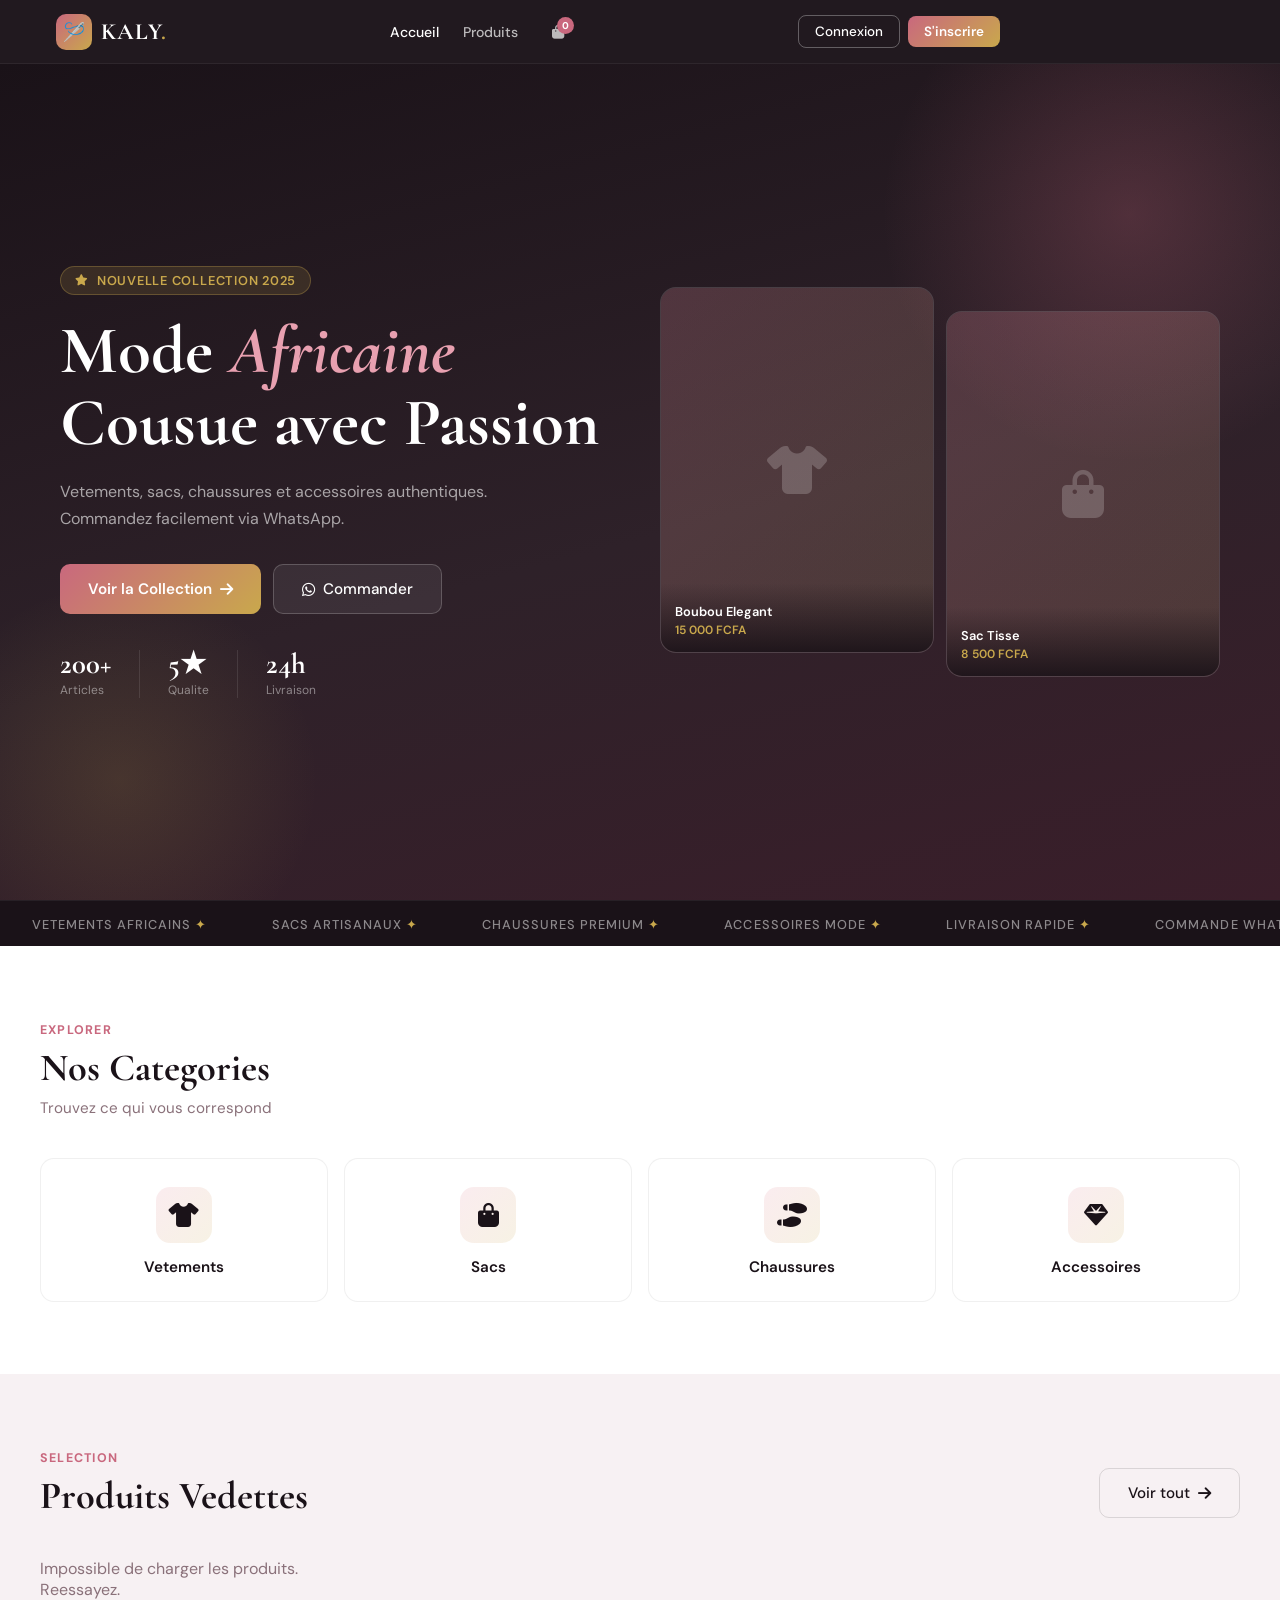
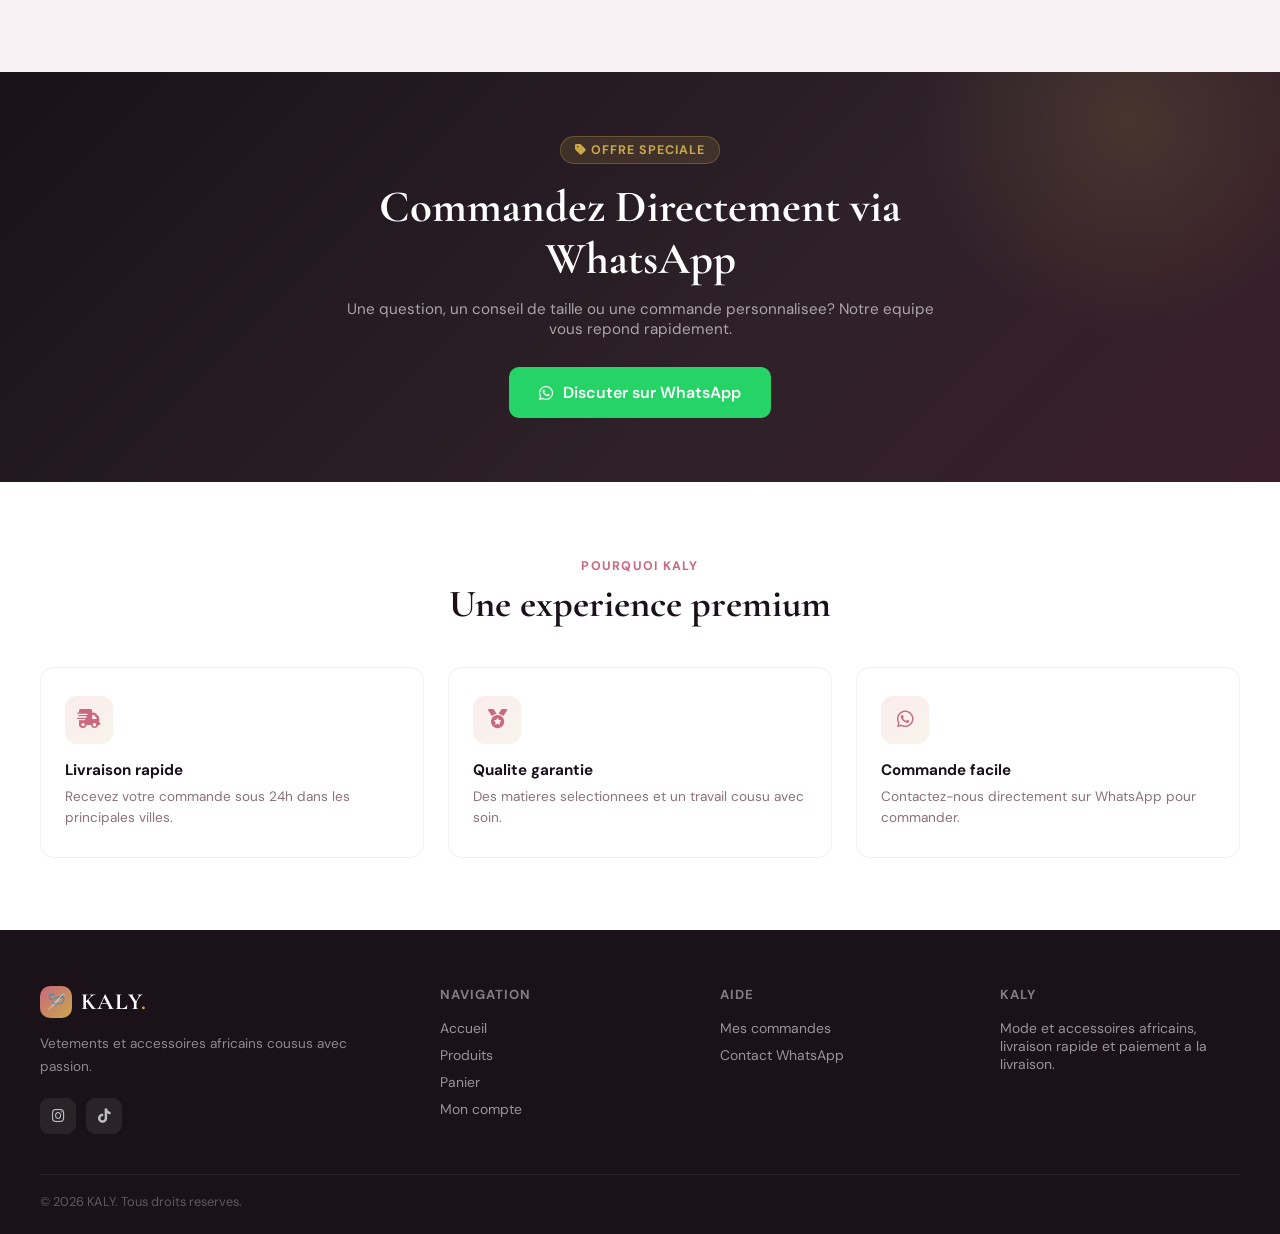
<file: index.html>
<!DOCTYPE html>
<html lang="fr">
<head>
<meta charset="UTF-8">
<meta name="viewport" content="width=device-width, initial-scale=1.0">
<title>KALY - Vetements et Accessoires</title>
<link rel="preconnect" href="https://fonts.googleapis.com">
<link rel="preconnect" href="https://fonts.gstatic.com" crossorigin>
<link href="https://fonts.googleapis.com/css2?family=Cormorant+Garamond:wght@400;600;700&family=DM+Sans:wght@300;400;500;600&display=swap" rel="stylesheet">
<link rel="stylesheet" href="https://cdnjs.cloudflare.com/ajax/libs/font-awesome/6.4.0/css/all.min.css">
<style>
*,*::before,*::after{margin:0;padding:0;box-sizing:border-box}
:root{--rose:#e8a0b0;--rd:#c9687e;--gold:#c9a84c;--dark:#1a1218;--mid:#2e2129;--soft:#f7f1f3;--muted:#8a717a;--w:#fff;--green:#25D366;--r:14px;--hh:64px}
html{scroll-behavior:smooth}
body{font-family:'DM Sans',sans-serif;background:var(--soft);color:var(--dark);overflow-x:hidden}
/* HEADER */
.hdr{position:sticky;top:0;z-index:200;height:var(--hh);background:rgba(26,18,24,.97);border-bottom:1px solid rgba(255,255,255,.06)}
.hdi{max-width:1200px;margin:0 auto;height:100%;display:flex;align-items:center;justify-content:space-between;padding:0 16px}
.logo{display:flex;align-items:center;gap:9px;text-decoration:none}
.lic{width:36px;height:36px;border-radius:10px;background:linear-gradient(135deg,var(--rd),var(--gold));display:flex;align-items:center;justify-content:center;font-size:18px;flex-shrink:0}
.ltx{font-family:'Cormorant Garamond',serif;font-size:1.45rem;font-weight:700;color:var(--w);letter-spacing:.04em}
.ltx span{color:var(--gold)}
.nav{display:flex;align-items:center;gap:24px}
.nav a{color:rgba(255,255,255,.7);text-decoration:none;font-size:.88rem;font-weight:500;transition:color .2s}
.nav a:hover,.nav a.act{color:var(--w)}
.cbt{position:relative;color:var(--w);text-decoration:none;font-size:1.1rem;padding:6px 10px}
.cc{position:absolute;top:0;right:0;background:var(--rd);color:var(--w);font-size:.62rem;font-weight:700;width:17px;height:17px;border-radius:50%;display:flex;align-items:center;justify-content:center}
.aar{display:flex;align-items:center;gap:8px}
.bln{padding:7px 16px;border:1.5px solid rgba(255,255,255,.3);background:transparent;color:var(--w);border-radius:8px;font-size:.84rem;font-weight:500;cursor:pointer;text-decoration:none;transition:border-color .2s}
.bln:hover{border-color:var(--rose)}
.bsg{padding:7px 16px;background:linear-gradient(135deg,var(--rd),var(--gold));color:var(--w);border:none;border-radius:8px;font-size:.84rem;font-weight:600;cursor:pointer;text-decoration:none}
.umenu{position:relative}
.utrig{display:flex;align-items:center;gap:9px;background:rgba(255,255,255,.07);border:1px solid rgba(255,255,255,.12);border-radius:99px;padding:5px 14px 5px 6px;cursor:pointer}
.uav{width:30px;height:30px;border-radius:50%;background:linear-gradient(135deg,var(--rd),var(--gold));display:flex;align-items:center;justify-content:center;color:var(--w);font-size:.78rem;font-weight:700}
.unm{color:var(--w);font-size:.84rem;font-weight:500;max-width:90px;overflow:hidden;white-space:nowrap;text-overflow:ellipsis}
.udrop{display:none;position:absolute;top:calc(100% + 10px);right:0;background:var(--mid);border:1px solid rgba(255,255,255,.1);border-radius:var(--r);padding:8px;min-width:190px;box-shadow:0 20px 40px rgba(0,0,0,.4);z-index:300}
.udrop.open{display:block;animation:ddi .18s ease}
@keyframes ddi{from{opacity:0;transform:translateY(-6px)}to{opacity:1;transform:translateY(0)}}
.ddh{padding:10px 12px 12px;border-bottom:1px solid rgba(255,255,255,.08);margin-bottom:6px}
.ddg{color:rgba(255,255,255,.5);font-size:.75rem;margin-bottom:2px}
.ddn{color:var(--w);font-weight:600;font-size:.9rem}
.ddi2{display:flex;align-items:center;gap:10px;padding:9px 12px;border-radius:8px;color:rgba(255,255,255,.75);font-size:.85rem;text-decoration:none;cursor:pointer;border:none;background:none;width:100%;transition:background .15s;font-family:'DM Sans',sans-serif}
.ddi2:hover{background:rgba(255,255,255,.07);color:var(--w)}.ddi2 i{width:16px;color:var(--rose)}
.ddi2.lo{color:#f87171}.ddi2.lo i{color:#f87171}.ddi2.lo:hover{background:rgba(248,113,113,.1)}
.ddv{height:1px;background:rgba(255,255,255,.07);margin:6px 0}
.ham{display:none;flex-direction:column;gap:5px;cursor:pointer;padding:4px;background:none;border:none}
.ham span{display:block;width:22px;height:2px;background:var(--w);border-radius:2px}
.mcbt{display:none;position:relative;color:var(--w);text-decoration:none;font-size:1.15rem}
.mnav{display:none;position:fixed;inset:0;z-index:190}.mnav.open{display:block}
.mbk{position:absolute;inset:0;background:rgba(0,0,0,.6)}
.mdr{position:absolute;top:0;right:0;width:min(310px,85vw);height:100%;background:var(--dark);padding:80px 24px 32px;display:flex;flex-direction:column;gap:6px;overflow-y:auto;animation:sli .25s ease}
@keyframes sli{from{transform:translateX(100%)}to{transform:translateX(0)}}
.mdr a,.mdr button{display:flex;align-items:center;gap:14px;padding:13px 16px;border-radius:10px;color:rgba(255,255,255,.8);font-size:.95rem;font-weight:500;text-decoration:none;cursor:pointer;border:none;background:none;width:100%;transition:background .15s;font-family:'DM Sans',sans-serif}
.mdr a i,.mdr button i{width:20px;text-align:center;color:var(--rose)}
.mdr a:hover,.mdr button:hover{background:rgba(255,255,255,.06);color:var(--w)}
.mdv{height:1px;background:rgba(255,255,255,.07);margin:10px 0}
.muc{display:flex;align-items:center;gap:12px;padding:14px 16px;background:rgba(255,255,255,.05);border-radius:12px;margin-bottom:8px}
.muav{width:40px;height:40px;border-radius:50%;background:linear-gradient(135deg,var(--rd),var(--gold));display:flex;align-items:center;justify-content:center;color:var(--w);font-weight:700;font-size:.9rem;flex-shrink:0}
.mun{color:var(--w);font-weight:600;font-size:.95rem}
.mue{color:rgba(255,255,255,.4);font-size:.75rem}
.mab{display:flex;gap:10px;padding:4px 0 12px}
.mab a{flex:1;justify-content:center;padding:12px;border-radius:10px;font-size:.9rem;font-weight:600}
.mlo{background:rgba(255,255,255,.07);color:var(--w)}.mrg{background:linear-gradient(135deg,var(--rd),var(--gold));color:var(--w)}
/* HERO */
.hero{min-height:calc(100svh - var(--hh));background:linear-gradient(165deg,var(--dark) 0%,var(--mid) 55%,#3a1e2a 100%);position:relative;overflow:hidden;display:flex;align-items:center}
.hb1{position:absolute;width:500px;height:500px;background:radial-gradient(circle,rgba(201,104,126,.25) 0%,transparent 70%);top:-100px;right:-100px;pointer-events:none}
.hb2{position:absolute;width:400px;height:400px;background:radial-gradient(circle,rgba(201,168,76,.15) 0%,transparent 70%);bottom:-80px;left:-80px;pointer-events:none}
.hi{max-width:1200px;margin:0 auto;width:100%;padding:48px 20px;display:grid;grid-template-columns:1fr 1fr;gap:40px;align-items:center;position:relative;z-index:1}
.heb{display:inline-flex;align-items:center;gap:8px;background:rgba(201,168,76,.15);border:1px solid rgba(201,168,76,.3);border-radius:99px;padding:5px 14px;color:var(--gold);font-size:.8rem;font-weight:600;letter-spacing:.06em;text-transform:uppercase;margin-bottom:20px}
.htl{font-family:'Cormorant Garamond',serif;font-size:clamp(2.6rem,7vw,4.2rem);font-weight:700;line-height:1.08;color:var(--w)}
.htl em{font-style:italic;color:var(--rose)}
.hsb{color:rgba(255,255,255,.6);font-size:1rem;line-height:1.7;margin:18px 0 32px}
.hac{display:flex;gap:12px;flex-wrap:wrap}
.bph{padding:14px 28px;background:linear-gradient(135deg,var(--rd),var(--gold));color:var(--w);border:none;border-radius:10px;font-size:.95rem;font-weight:600;cursor:pointer;text-decoration:none;display:inline-flex;align-items:center;gap:8px;transition:transform .2s,box-shadow .2s}
.bph:hover{transform:translateY(-2px);box-shadow:0 12px 30px rgba(201,104,126,.4)}
.bgh{padding:14px 28px;background:rgba(255,255,255,.07);border:1.5px solid rgba(255,255,255,.2);color:var(--w);border-radius:10px;font-size:.95rem;font-weight:500;cursor:pointer;text-decoration:none;display:inline-flex;align-items:center;gap:8px;transition:background .2s}
.bgh:hover{background:rgba(255,255,255,.13)}
.hst{display:flex;gap:28px;margin-top:36px}
.stn{font-family:'Cormorant Garamond',serif;font-size:1.8rem;font-weight:700;color:var(--w);line-height:1}
.stl{color:rgba(255,255,255,.45);font-size:.75rem;margin-top:3px}
.hvc{display:grid;grid-template-columns:1fr 1fr;gap:12px}
.hcd{background:rgba(255,255,255,.06);border:1px solid rgba(255,255,255,.1);border-radius:16px;overflow:hidden;aspect-ratio:3/4;position:relative}
.hcd:nth-child(2){margin-top:24px}
.hcl{position:absolute;bottom:0;left:0;right:0;background:linear-gradient(to top,rgba(26,18,24,.9) 0%,transparent 100%);padding:20px 14px 14px;color:var(--w);font-size:.8rem;font-weight:600}
.hcp{color:var(--gold);font-size:.75rem;margin-top:2px}
.hpl{width:100%;height:100%;background:linear-gradient(135deg,rgba(201,104,126,.2),rgba(201,168,76,.1));display:flex;align-items:center;justify-content:center;color:rgba(255,255,255,.2);font-size:3rem}
/* TICKER */
.tkr{background:var(--dark);border-top:1px solid rgba(255,255,255,.06);overflow:hidden;padding:12px 0;white-space:nowrap}
.tkt{display:inline-flex;animation:tk 25s linear infinite}
@keyframes tk{from{transform:translateX(0)}to{transform:translateX(-50%)}}
.tki{padding:0 32px;font-size:.8rem;font-weight:500;color:rgba(255,255,255,.5);text-transform:uppercase;letter-spacing:.08em}
.tkd{color:var(--gold)}
/* SECTIONS */
.sec{padding:72px 20px}
.seca{background:var(--w)}
.con{max-width:1200px;margin:0 auto}
.sey{display:inline-block;color:var(--rd);font-size:.78rem;font-weight:700;letter-spacing:.1em;text-transform:uppercase;margin-bottom:8px}
.stit{font-family:'Cormorant Garamond',serif;font-size:clamp(1.7rem,4vw,2.4rem);font-weight:700;color:var(--dark);line-height:1.15}
.ssub{color:var(--muted);font-size:.95rem;margin-top:8px}
/* CATEGORIES */
.cgrid{display:grid;grid-template-columns:repeat(4,1fr);gap:16px}
.ccard{background:var(--w);border:1px solid rgba(0,0,0,.06);border-radius:var(--r);padding:28px 20px 24px;text-align:center;cursor:pointer;transition:transform .25s,box-shadow .25s,border-color .25s;text-decoration:none;display:block;color:inherit}
.ccard:hover{transform:translateY(-6px);box-shadow:0 16px 40px rgba(0,0,0,.1);border-color:var(--rose)}
.cico{width:56px;height:56px;border-radius:14px;margin:0 auto 14px;background:linear-gradient(135deg,rgba(232,160,176,.2),rgba(201,168,76,.15));display:flex;align-items:center;justify-content:center;font-size:1.5rem}
.cnm{font-weight:600;font-size:.95rem;color:var(--dark)}
/* PRODUCTS */
.pgrid{display:grid;grid-template-columns:repeat(auto-fill,minmax(240px,1fr));gap:20px}
.pcard{background:var(--w);border-radius:var(--r);overflow:hidden;cursor:pointer;transition:transform .25s,box-shadow .25s;box-shadow:0 2px 8px rgba(0,0,0,.06);border:1px solid rgba(0,0,0,.05)}
.pcard:hover{transform:translateY(-6px);box-shadow:0 16px 40px rgba(0,0,0,.12)}
.pim{width:100%;height:260px;overflow:hidden;position:relative;background:var(--soft)}
.pim img{width:100%;height:100%;object-fit:cover;transition:transform .4s}
.pcard:hover .pim img{transform:scale(1.07)}
.pbdg{position:absolute;top:10px;left:10px;background:var(--dark);color:var(--gold);font-size:.7rem;font-weight:700;padding:4px 10px;border-radius:99px}
.pbd{padding:16px}
.pct{color:var(--muted);font-size:.73rem;text-transform:uppercase;letter-spacing:.06em}
.pnm{font-weight:600;font-size:.95rem;color:var(--dark);margin:4px 0 8px;white-space:nowrap;overflow:hidden;text-overflow:ellipsis}
.pft{display:flex;justify-content:space-between;align-items:center}
.ppr{font-family:'Cormorant Garamond',serif;font-size:1.25rem;font-weight:700;color:var(--rd)}
.psd{width:8px;height:8px;border-radius:50%;background:#10b981}
.psd.out{background:#ef4444}
.padd{display:flex;align-items:center;justify-content:center;gap:6px;width:100%;margin-top:12px;padding:10px;border:none;border-radius:9px;background:var(--dark);color:var(--w);font-size:.85rem;font-weight:600;cursor:pointer;transition:background .2s;font-family:'DM Sans',sans-serif}
.padd:hover{background:var(--rd)}.padd:disabled{background:#ddd;color:#999;cursor:not-allowed}
/* SKELETON */
.skc{background:var(--w);border-radius:var(--r);overflow:hidden;border:1px solid rgba(0,0,0,.05)}
.sk{background:linear-gradient(90deg,#eee 25%,#f5f5f5 50%,#eee 75%);background-size:200% 100%;animation:shim 1.4s infinite;border-radius:8px}
@keyframes shim{from{background-position:200% 0}to{background-position:-200% 0}}
.ski{height:260px;border-radius:0}.skl{height:12px;margin:14px 16px 8px}.skls{height:10px;width:60%;margin:8px 16px 16px}
/* PROMO */
.proms{background:linear-gradient(135deg,var(--dark) 0%,var(--mid) 60%,#3a1e2a 100%);padding:64px 20px;position:relative;overflow:hidden}
.prb{position:absolute;width:500px;height:500px;background:radial-gradient(circle,rgba(201,168,76,.15) 0%,transparent 60%);top:-200px;right:-100px;pointer-events:none}
.pri{max-width:600px;margin:0 auto;text-align:center;position:relative;z-index:1}
.prtg{display:inline-block;background:rgba(201,168,76,.15);border:1px solid rgba(201,168,76,.3);color:var(--gold);font-size:.78rem;font-weight:700;letter-spacing:.08em;text-transform:uppercase;padding:5px 14px;border-radius:99px;margin-bottom:18px}
.prtl{font-family:'Cormorant Garamond',serif;font-size:clamp(1.9rem,5vw,2.8rem);font-weight:700;color:var(--w);line-height:1.15;margin-bottom:14px}
.prsu{color:rgba(255,255,255,.6);font-size:.95rem;margin-bottom:28px}
.bwa{display:inline-flex;align-items:center;gap:10px;padding:15px 30px;background:var(--green);color:var(--w);border:none;border-radius:10px;font-size:1rem;font-weight:600;text-decoration:none;transition:transform .2s,box-shadow .2s}
.bwa:hover{transform:translateY(-2px);box-shadow:0 12px 30px rgba(37,211,102,.35)}
/* FEATURES */
.fgrid{display:grid;grid-template-columns:repeat(3,1fr);gap:24px}
.fcard{padding:28px 24px;border-radius:var(--r);background:var(--w);border:1px solid rgba(0,0,0,.06)}
.fico{width:48px;height:48px;border-radius:12px;margin-bottom:16px;background:linear-gradient(135deg,rgba(232,160,176,.2),rgba(201,168,76,.12));display:flex;align-items:center;justify-content:center;font-size:1.2rem;color:var(--rd)}
.ftit{font-weight:700;font-size:.95rem;margin-bottom:6px}
.fdes{color:var(--muted);font-size:.85rem;line-height:1.6}
/* FOOTER */
.ftr{background:var(--dark);color:var(--w);padding:56px 20px 24px}
.fgr{max-width:1200px;margin:0 auto 40px;display:grid;grid-template-columns:1.5fr 1fr 1fr 1fr;gap:40px}
.fbp{color:rgba(255,255,255,.5);font-size:.85rem;line-height:1.7;margin-bottom:20px}
.sor{display:flex;gap:10px}
.sob{width:36px;height:36px;border-radius:9px;background:rgba(255,255,255,.07);color:rgba(255,255,255,.7);display:flex;align-items:center;justify-content:center;font-size:.9rem;text-decoration:none;transition:background .2s}
.sob:hover{background:var(--rd);color:var(--w)}
.fcol h4{color:var(--w);font-size:.82rem;font-weight:700;letter-spacing:.08em;text-transform:uppercase;margin-bottom:16px;opacity:.45}
.fcol a,.fcol p{display:block;color:rgba(255,255,255,.55);font-size:.87rem;text-decoration:none;margin-bottom:9px;transition:color .2s}
.fcol a:hover{color:var(--w)}
.fbt{max-width:1200px;margin:0 auto;border-top:1px solid rgba(255,255,255,.07);padding-top:18px;display:flex;justify-content:space-between;align-items:center;flex-wrap:wrap;gap:10px}
.fbt p{color:rgba(255,255,255,.3);font-size:.8rem}
/* TOAST */
.toast{position:fixed;bottom:24px;right:20px;display:flex;align-items:center;gap:10px;padding:14px 20px;border-radius:12px;color:var(--w);font-size:.88rem;font-weight:500;box-shadow:0 12px 30px rgba(0,0,0,.25);z-index:9999;animation:tin .3s ease}
.toast.ok{background:#10b981}.toast.err{background:#ef4444}
@keyframes tin{from{opacity:0;transform:translateY(14px) scale(.95)}to{opacity:1;transform:translateY(0) scale(1)}}
/* RESPONSIVE */
@media(max-width:900px){
  .nav{display:none}.aar{display:none}.ham{display:flex}.mcbt{display:block}
  .hi{grid-template-columns:1fr;text-align:center}.hac{justify-content:center}.hst{justify-content:center}.hvc{display:none}
  .cgrid{grid-template-columns:repeat(2,1fr)}.fgrid{grid-template-columns:1fr 1fr}.fgr{grid-template-columns:1fr 1fr;gap:28px}
}
@media(max-width:600px){
  .sec{padding:52px 16px}.cgrid{gap:12px}.pgrid{grid-template-columns:repeat(2,1fr);gap:12px}.pim{height:180px}.fgrid{grid-template-columns:1fr}.fgr{grid-template-columns:1fr 1fr}
}
@media(max-width:400px){.pgrid{grid-template-columns:1fr}}
</style>
</head>
<body>

<header class="hdr">
  <div class="hdi">
    <a href="index.html" class="logo"><div class="lic">&#x1FAA1;</div><span class="ltx">KALY<span>.</span></span></a>
    <nav class="nav">
      <a href="index.html" class="act">Accueil</a>
      <a href="products.html">Produits</a>
      <a href="cart.html" class="cbt"><i class="fas fa-shopping-bag"></i><span class="cc">0</span></a>
    </nav>
    <div class="aar" id="aar"></div>
    <div style="display:flex;align-items:center;gap:14px">
      <a href="cart.html" class="mcbt" id="mcbt"><i class="fas fa-shopping-bag"></i><span class="cc">0</span></a>
      <button class="ham" id="hambtn"><span></span><span></span><span></span></button>
    </div>
  </div>
</header>

<div class="mnav" id="mnav"><div class="mbk" id="mbk"></div><div class="mdr" id="mdr"></div></div>

<section class="hero">
  <div class="hb1"></div><div class="hb2"></div>
  <div class="hi">
    <div>
      <div class="heb"><i class="fas fa-star" style="font-size:.7rem"></i> Nouvelle Collection 2025</div>
      <h1 class="htl">Mode <em>Africaine</em><br>Cousue avec Passion</h1>
      <p class="hsb">Vetements, sacs, chaussures et accessoires authentiques.<br>Commandez facilement via WhatsApp.</p>
      <div class="hac">
        <a href="products.html" class="bph">Voir la Collection <i class="fas fa-arrow-right"></i></a>
        <a href="https://wa.me/22379747424" target="_blank" class="bgh"><i class="fab fa-whatsapp"></i> Commander</a>
      </div>
      <div class="hst">
        <div><div class="stn">200+</div><div class="stl">Articles</div></div>
        <div style="border-left:1px solid rgba(255,255,255,.1);padding-left:28px"><div class="stn">5&#9733;</div><div class="stl">Qualite</div></div>
        <div style="border-left:1px solid rgba(255,255,255,.1);padding-left:28px"><div class="stn">24h</div><div class="stl">Livraison</div></div>
      </div>
    </div>
    <div class="hvc">
      <div class="hcd"><div class="hpl"><i class="fas fa-tshirt"></i></div><div class="hcl">Boubou Elegant<div class="hcp">15 000 FCFA</div></div></div>
      <div class="hcd"><div class="hpl"><i class="fas fa-bag-shopping"></i></div><div class="hcl">Sac Tisse<div class="hcp">8 500 FCFA</div></div></div>
    </div>
  </div>
</section>

<div class="tkr"><div class="tkt">
  <span class="tki">Vetements Africains <span class="tkd">&#10022;</span></span>
  <span class="tki">Sacs Artisanaux <span class="tkd">&#10022;</span></span>
  <span class="tki">Chaussures Premium <span class="tkd">&#10022;</span></span>
  <span class="tki">Accessoires Mode <span class="tkd">&#10022;</span></span>
  <span class="tki">Livraison Rapide <span class="tkd">&#10022;</span></span>
  <span class="tki">Commande WhatsApp <span class="tkd">&#10022;</span></span>
  <span class="tki">Vetements Africains <span class="tkd">&#10022;</span></span>
  <span class="tki">Sacs Artisanaux <span class="tkd">&#10022;</span></span>
  <span class="tki">Chaussures Premium <span class="tkd">&#10022;</span></span>
  <span class="tki">Accessoires Mode <span class="tkd">&#10022;</span></span>
  <span class="tki">Livraison Rapide <span class="tkd">&#10022;</span></span>
  <span class="tki">Commande WhatsApp <span class="tkd">&#10022;</span></span>
</div></div>

<section class="sec seca">
  <div class="con">
    <div style="margin-bottom:40px"><span class="sey">Explorer</span><h2 class="stit">Nos Categories</h2><p class="ssub">Trouvez ce qui vous correspond</p></div>
    <div class="cgrid">
      <a href="products.html?category=vetements" class="ccard"><div class="cico"><i class="fas fa-tshirt"></i></div><div class="cnm">Vetements</div></a>
      <a href="products.html?category=sacs" class="ccard"><div class="cico"><i class="fas fa-bag-shopping"></i></div><div class="cnm">Sacs</div></a>
      <a href="products.html?category=chaussures" class="ccard"><div class="cico"><i class="fas fa-shoe-prints"></i></div><div class="cnm">Chaussures</div></a>
      <a href="products.html?category=accessoires" class="ccard"><div class="cico"><i class="fas fa-gem"></i></div><div class="cnm">Accessoires</div></a>
    </div>
  </div>
</section>

<section class="sec">
  <div class="con">
    <div style="margin-bottom:40px;display:flex;justify-content:space-between;align-items:flex-end;gap:16px;flex-wrap:wrap">
      <div><span class="sey">Selection</span><h2 class="stit">Produits Vedettes</h2></div>
      <a href="products.html" class="bgh" style="background:transparent;border-color:rgba(0,0,0,.12);color:var(--dark)">Voir tout <i class="fas fa-arrow-right"></i></a>
    </div>
    <div class="pgrid" id="featured-grid">
      <div class="skc"><div class="sk ski"></div><div class="sk skl"></div><div class="sk skls"></div></div>
      <div class="skc"><div class="sk ski"></div><div class="sk skl"></div><div class="sk skls"></div></div>
      <div class="skc"><div class="sk ski"></div><div class="sk skl"></div><div class="sk skls"></div></div>
      <div class="skc"><div class="sk ski"></div><div class="sk skl"></div><div class="sk skls"></div></div>
    </div>
  </div>
</section>

<section class="proms">
  <div class="prb"></div>
  <div class="pri">
    <span class="prtg"><i class="fas fa-tag"></i> Offre Speciale</span>
    <h2 class="prtl">Commandez Directement via WhatsApp</h2>
    <p class="prsu">Une question, un conseil de taille ou une commande personnalisee? Notre equipe vous repond rapidement.</p>
    <a href="https://wa.me/22379747424" target="_blank" class="bwa"><i class="fab fa-whatsapp"></i> Discuter sur WhatsApp</a>
  </div>
</section>

<section class="sec seca">
  <div class="con">
    <div style="margin-bottom:40px;text-align:center"><span class="sey">Pourquoi KALY</span><h2 class="stit">Une experience premium</h2></div>
    <div class="fgrid">
      <div class="fcard"><div class="fico"><i class="fas fa-truck-fast"></i></div><div class="ftit">Livraison rapide</div><div class="fdes">Recevez votre commande sous 24h dans les principales villes.</div></div>
      <div class="fcard"><div class="fico"><i class="fas fa-medal"></i></div><div class="ftit">Qualite garantie</div><div class="fdes">Des matieres selectionnees et un travail cousu avec soin.</div></div>
      <div class="fcard"><div class="fico"><i class="fab fa-whatsapp"></i></div><div class="ftit">Commande facile</div><div class="fdes">Contactez-nous directement sur WhatsApp pour commander.</div></div>
    </div>
  </div>
</section>

<footer class="ftr">
  <div class="fgr">
    <div>
      <div style="display:flex;align-items:center;gap:9px;margin-bottom:14px"><div class="lic" style="width:32px;height:32px;font-size:15px">&#x1FAA1;</div><span class="ltx">KALY<span>.</span></span></div>
      <p class="fbp">Vetements et accessoires africains cousus avec passion.</p>
      <div class="sor">
        <a href="https://www.instagram.com/ly.s_clothing_empire_" target="_blank" class="sob"><i class="fab fa-instagram"></i></a>
        <a href="https://www.tiktok.com/@kaly.125" target="_blank" class="sob"><i class="fab fa-tiktok"></i></a>
      </div>
    </div>
    <div class="fcol">
      <h4>Navigation</h4>
      <a href="index.html">Accueil</a>
      <a href="products.html">Produits</a>
      <a href="cart.html">Panier</a>
      <a href="account.html">Mon compte</a>
    </div>
    <div class="fcol">
      <h4>Aide</h4>
      <a href="orders.html">Mes commandes</a>
      <a href="https://wa.me/22379747424" target="_blank">Contact WhatsApp</a>
    </div>
    <div class="fcol">
      <h4>KALY</h4>
      <p>Mode et accessoires africains, livraison rapide et paiement a la livraison.</p>
    </div>
  </div>
  <div class="fbt">
    <p>&copy; 2026 KALY. Tous droits reserves.</p>
  </div>
</footer>

<script>
var API = 'https://kaly-backend.onrender.com/api';

function getUser(){try{return JSON.parse(localStorage.getItem('kaly_user'));}catch(e){return null;}}
function getInitials(s){if(!s)return '?';return s.trim().split(' ').map(function(w){return w[0]||'';}).slice(0,2).join('').toUpperCase();}
function logout(){localStorage.removeItem('kaly_user');localStorage.removeItem('kaly_token');showToast('Deconnecte','success');setTimeout(renderAuth,120);}
function closeMob(){document.getElementById('mnav').classList.remove('open');document.body.style.overflow='';}

function renderAuth(){
  var user=getUser();var area=document.getElementById('aar');var drawer=document.getElementById('mdr');
  if(!area)return;
  if(user){
    var init=getInitials(user.name||user.username||user.email||'');
    var name=user.name||user.username||'Mon compte';
    var email=user.email||'';
    area.innerHTML='<div class="umenu" id="umenu"><div class="utrig" id="utrig"><div class="uav">'+init+'</div><span class="unm">'+name+'</span><i class="fas fa-chevron-down" style="color:rgba(255,255,255,.4);font-size:.65rem"></i></div><div class="udrop" id="udrop"><div class="ddh"><div class="ddg">Connecte en tant que</div><div class="ddn">'+name+'</div></div><a href="account.html" class="ddi2"><i class="fas fa-user"></i> Mon profil</a><a href="orders.html" class="ddi2"><i class="fas fa-box"></i> Mes commandes</a><div class="ddv"></div><button class="ddi2 lo" onclick="logout()"><i class="fas fa-sign-out-alt"></i> Deconnexion</button></div></div>';
    var trig=document.getElementById('utrig');var drop=document.getElementById('udrop');
    if(trig&&drop){trig.addEventListener('click',function(e){e.stopPropagation();drop.classList.toggle('open');});document.addEventListener('click',function(){drop.classList.remove('open');});}
    if(drawer){drawer.innerHTML='<div class="muc"><div class="muav">'+init+'</div><div><div class="mun">'+name+'</div><div class="mue">'+email+'</div></div></div><a href="index.html" onclick="closeMob()"><i class="fas fa-home"></i> Accueil</a><a href="products.html" onclick="closeMob()"><i class="fas fa-th-large"></i> Produits</a><a href="cart.html" onclick="closeMob()"><i class="fas fa-shopping-bag"></i> Panier</a><a href="account.html" onclick="closeMob()"><i class="fas fa-user"></i> Mon profil</a><a href="orders.html" onclick="closeMob()"><i class="fas fa-box"></i> Mes commandes</a><div class="mdv"></div><button onclick="logout();closeMob()"><i class="fas fa-sign-out-alt" style="color:#f87171"></i><span style="color:#f87171">Deconnexion</span></button>';}
  } else {
    area.innerHTML='<a href="login.html" class="bln">Connexion</a><a href="register.html" class="bsg">S\'inscrire</a>';
    if(drawer){drawer.innerHTML='<div class="mab"><a href="login.html" class="mlo"><i class="fas fa-sign-in-alt"></i> Connexion</a><a href="register.html" class="mrg"><i class="fas fa-user-plus"></i> S\'inscrire</a></div><div class="mdv"></div><a href="index.html" onclick="closeMob()"><i class="fas fa-home"></i> Accueil</a><a href="products.html" onclick="closeMob()"><i class="fas fa-th-large"></i> Produits</a><a href="cart.html" onclick="closeMob()"><i class="fas fa-shopping-bag"></i> Panier</a>';}
  }
}

function getCart(){try{return JSON.parse(localStorage.getItem('kaly_cart'))||[];}catch(e){return[];}}
function updateCartCount(){var n=getCart().reduce(function(s,i){return s+i.quantity;},0);document.querySelectorAll('.cc').forEach(function(el){el.textContent=n;});}

function addToCart(id,btn){
  if(btn)btn.disabled=true;
  fetch(API+'/products/'+id).then(function(r){return r.json();}).then(function(p){
    var cart=getCart();var found=false;
    for(var i=0;i<cart.length;i++){if(cart[i]._id===id){cart[i].quantity++;found=true;break;}}
    if(!found)cart.push({_id:p._id,name:p.name,price:p.price,image:(p.images&&p.images[0])?p.images[0]:'',quantity:1});
    localStorage.setItem('kaly_cart',JSON.stringify(cart));updateCartCount();showToast('Ajoute au panier!','success');
  }).catch(function(){showToast('Erreur','error');}).finally(function(){if(btn)btn.disabled=false;});
}

function showToast(msg,type){
  var t=document.createElement('div');t.className='toast '+(type==='error'?'err':'ok');
  t.innerHTML='<i class="fas fa-'+(type==='error'?'exclamation-circle':'check-circle')+'"></i> '+msg;
  document.body.appendChild(t);
  setTimeout(function(){t.style.cssText='opacity:0;transform:translateY(14px);transition:all .3s';setTimeout(function(){if(t.parentNode)t.remove();},300);},2800);
}

function loadFeatured(){
  fetch(API+'/products?featured=true').then(function(r){return r.json();}).then(function(data){
    var products=Array.isArray(data)?data:[];
    var grid=document.getElementById('featured-grid');
    if(!products.length){grid.innerHTML='<p style="color:var(--muted)">Aucun produit vedette pour le moment.</p>';return;}
    var html='';
    products.slice(0,8).forEach(function(p){
      var img=(p.images&&p.images[0])?p.images[0]:'https://via.placeholder.com/400x400?text=KALY';
      var inStock=p.stock>0;
      html+='<div class="pcard" onclick="location.href=\'product-detail.html?id='+p._id+'\'">' +
        '<div class="pim"><img src="'+img+'" alt="'+p.name+'" loading="lazy">'+(p.featured?'<span class="pbdg">Vedette</span>':'')+'</div>' +
        '<div class="pbd"><div class="pct">'+(p.category||'')+'</div><div class="pnm">'+p.name+'</div>' +
        '<div class="pft"><div class="ppr">'+p.price.toLocaleString()+' FCFA</div><div class="psd'+(inStock?'':' out')+'"></div></div>' +
        '<button class="padd"'+(inStock?'':' disabled')+' onclick="event.stopPropagation();addToCart(\''+p._id+'\',this)"><i class="fas fa-cart-plus"></i> '+(inStock?'Ajouter':'Rupture de stock')+'</button>' +
        '</div></div>';
    });
    grid.innerHTML=html;
  }).catch(function(){
    document.getElementById('featured-grid').innerHTML='<p style="color:var(--muted)">Impossible de charger les produits. Reessayez.</p>';
  });
}

document.getElementById('hambtn').addEventListener('click',function(){document.getElementById('mnav').classList.add('open');document.body.style.overflow='hidden';});
document.getElementById('mbk').addEventListener('click',closeMob);
window.addEventListener('storage',function(e){if(e.key==='kaly_user'||e.key==='kaly_token')renderAuth();});

renderAuth();updateCartCount();loadFeatured();
</script>
</body>
</html>
</file>
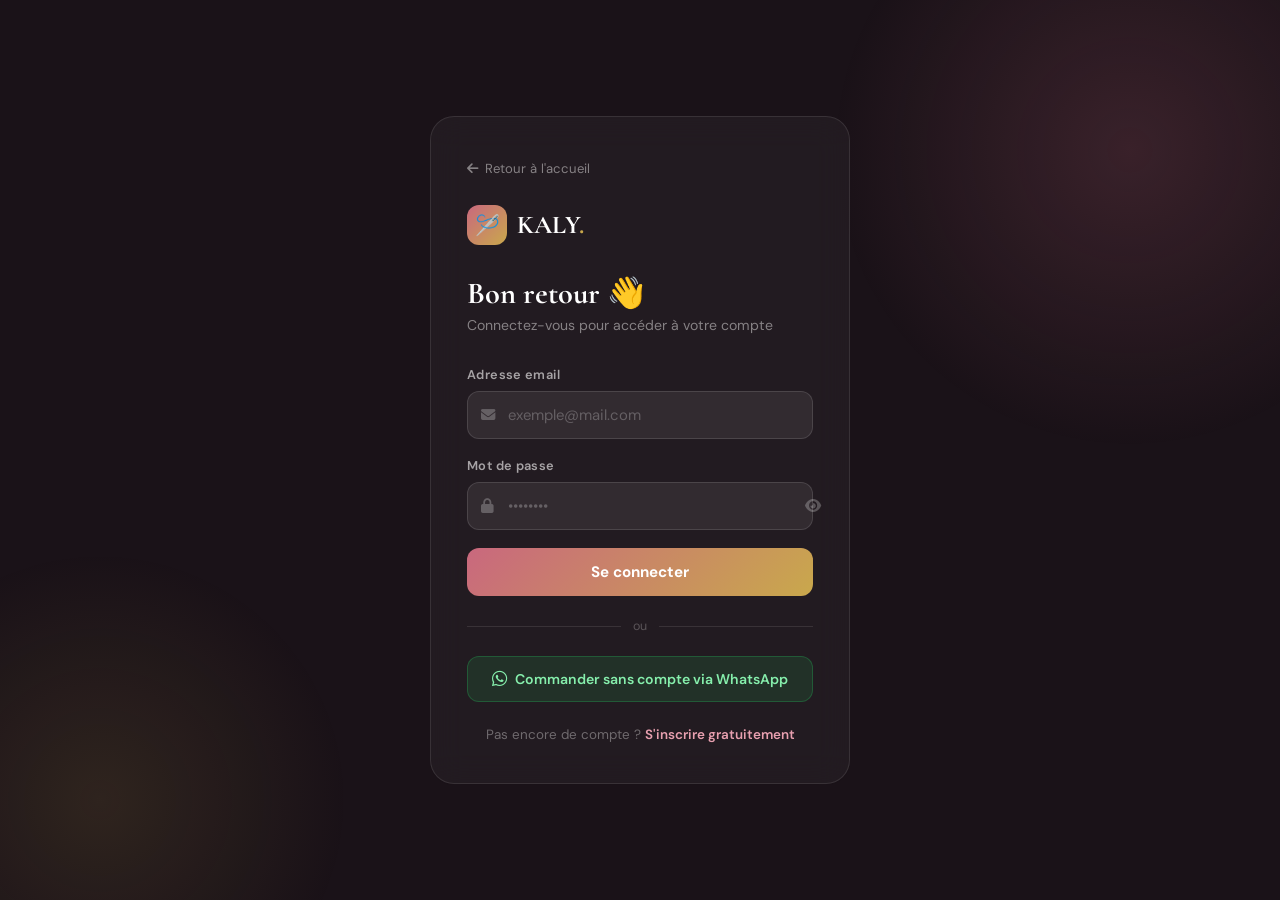
<file: accoun.html>
<!DOCTYPE html>
<html lang="fr">
<head>
<meta charset="UTF-8">
<meta name="viewport" content="width=device-width, initial-scale=1.0">
<title>Mon Profil — KALY</title>
<link rel="preconnect" href="https://fonts.googleapis.com">
<link rel="preconnect" href="https://fonts.gstatic.com" crossorigin>
<link href="https://fonts.googleapis.com/css2?family=Cormorant+Garamond:wght@400;600;700&family=DM+Sans:wght@300;400;500;600&display=swap" rel="stylesheet">
<link rel="stylesheet" href="https://cdnjs.cloudflare.com/ajax/libs/font-awesome/6.4.0/css/all.min.css">
<style>
*,*::before,*::after{margin:0;padding:0;box-sizing:border-box}
:root{--rose:#e8a0b0;--rose-deep:#c9687e;--gold:#c9a84c;--dark:#1a1218;--mid:#2e2129;--soft:#f7f1f3;--muted:#8a717a;--white:#fff;--green:#25D366;--radius:14px;--hh:64px}
html{scroll-behavior:smooth}
body{font-family:'DM Sans',sans-serif;background:var(--soft);color:var(--dark);overflow-x:hidden}
::-webkit-scrollbar{width:5px}::-webkit-scrollbar-thumb{background:var(--rose-deep);border-radius:99px}
.header{position:sticky;top:0;z-index:200;height:var(--hh);background:rgba(26,18,24,0.97);border-bottom:1px solid rgba(255,255,255,0.06)}
.header-inner{max-width:1200px;margin:0 auto;height:100%;display:flex;align-items:center;justify-content:space-between;padding:0 16px}
.logo{display:flex;align-items:center;gap:9px;text-decoration:none}
.logo-icon{width:36px;height:36px;border-radius:10px;background:linear-gradient(135deg,var(--rose-deep),var(--gold));display:flex;align-items:center;justify-content:center;font-size:18px;flex-shrink:0}
.logo-text{font-family:'Cormorant Garamond',serif;font-size:1.45rem;font-weight:700;color:#fff;letter-spacing:.04em}
.logo-text span{color:var(--gold)}
.nav-links{display:flex;align-items:center;gap:24px}
.nav-links a{color:rgba(255,255,255,.7);text-decoration:none;font-size:.88rem;font-weight:500;transition:color .2s}
.nav-links a:hover{color:#fff}
.cart-btn{position:relative;color:#fff;text-decoration:none;font-size:1.1rem;padding:6px 10px}
.cart-count{position:absolute;top:0;right:0;background:var(--rose-deep);color:#fff;font-size:.62rem;font-weight:700;width:17px;height:17px;border-radius:50%;display:flex;align-items:center;justify-content:center}
.auth-area{display:flex;align-items:center;gap:8px}
.btn-login{padding:7px 16px;border:1.5px solid rgba(255,255,255,.3);background:transparent;color:#fff;border-radius:8px;font-size:.84rem;font-weight:500;cursor:pointer;text-decoration:none}
.btn-signup{padding:7px 16px;background:linear-gradient(135deg,var(--rose-deep),var(--gold));color:#fff;border:none;border-radius:8px;font-size:.84rem;font-weight:600;cursor:pointer;text-decoration:none}
.user-menu{position:relative}
.user-trigger{display:flex;align-items:center;gap:9px;background:rgba(255,255,255,.07);border:1px solid rgba(255,255,255,.12);border-radius:99px;padding:5px 14px 5px 6px;cursor:pointer}
.user-avatar{width:30px;height:30px;border-radius:50%;background:linear-gradient(135deg,var(--rose-deep),var(--gold));display:flex;align-items:center;justify-content:center;color:#fff;font-size:.78rem;font-weight:700}
.user-name{color:#fff;font-size:.84rem;font-weight:500;max-width:90px;overflow:hidden;white-space:nowrap;text-overflow:ellipsis}
.user-dropdown{display:none;position:absolute;top:calc(100% + 10px);right:0;background:var(--mid);border:1px solid rgba(255,255,255,.1);border-radius:var(--radius);padding:8px;min-width:190px;box-shadow:0 20px 40px rgba(0,0,0,.4);z-index:300}
.user-dropdown.open{display:block;animation:dropIn .18s ease}
@keyframes dropIn{from{opacity:0;transform:translateY(-6px)}to{opacity:1;transform:translateY(0)}}
.dd-header{padding:10px 12px 12px;border-bottom:1px solid rgba(255,255,255,.08);margin-bottom:6px}
.dd-greet{color:rgba(255,255,255,.5);font-size:.75rem;margin-bottom:2px}.dd-name{color:#fff;font-weight:600;font-size:.9rem}
.dd-item{display:flex;align-items:center;gap:10px;padding:9px 12px;border-radius:8px;color:rgba(255,255,255,.75);font-size:.85rem;text-decoration:none;cursor:pointer;border:none;background:none;width:100%;transition:background .15s;font-family:'DM Sans',sans-serif}
.dd-item:hover{background:rgba(255,255,255,.07);color:#fff}.dd-item i{width:16px;color:var(--rose)}
.dd-item.logout{color:#f87171}.dd-item.logout i{color:#f87171}.dd-item.logout:hover{background:rgba(248,113,113,.1)}
.dd-divider{height:1px;background:rgba(255,255,255,.07);margin:6px 0}
.hamburger{display:none;flex-direction:column;gap:5px;cursor:pointer;padding:4px;background:none;border:none}
.hamburger span{display:block;width:22px;height:2px;background:#fff;border-radius:2px}
.mobile-cart{display:none;position:relative;color:#fff;text-decoration:none;font-size:1.15rem}
.mob-nav{display:none;position:fixed;inset:0;z-index:190}.mob-nav.open{display:block}
.mob-backdrop{position:absolute;inset:0;background:rgba(0,0,0,.6)}
.mob-drawer{position:absolute;top:0;right:0;width:min(310px,85vw);height:100%;background:var(--dark);padding:80px 24px 32px;display:flex;flex-direction:column;gap:6px;overflow-y:auto;animation:slideL .25s ease}
@keyframes slideL{from{transform:translateX(100%)}to{transform:translateX(0)}}
.mob-drawer a,.mob-drawer button{display:flex;align-items:center;gap:14px;padding:13px 16px;border-radius:10px;color:rgba(255,255,255,.8);font-size:.95rem;font-weight:500;text-decoration:none;cursor:pointer;border:none;background:none;width:100%;transition:background .15s;font-family:'DM Sans',sans-serif}
.mob-drawer a i,.mob-drawer button i{width:20px;text-align:center;color:var(--rose)}
.mob-drawer a:hover,.mob-drawer button:hover{background:rgba(255,255,255,.06);color:#fff}
.mob-divider{height:1px;background:rgba(255,255,255,.07);margin:10px 0}
.mob-user-card{display:flex;align-items:center;gap:12px;padding:14px 16px;background:rgba(255,255,255,.05);border-radius:12px;margin-bottom:8px}
.mob-avatar{width:40px;height:40px;border-radius:50%;background:linear-gradient(135deg,var(--rose-deep),var(--gold));display:flex;align-items:center;justify-content:center;color:#fff;font-weight:700;font-size:.9rem;flex-shrink:0}
.mob-uname{color:#fff;font-weight:600;font-size:.95rem}.mob-uemail{color:rgba(255,255,255,.4);font-size:.75rem}
.mob-auth{display:flex;gap:10px;padding:4px 0 12px}
.mob-auth a{flex:1;justify-content:center;padding:12px;border-radius:10px;font-size:.9rem;font-weight:600}
.mob-login{background:rgba(255,255,255,.07);color:#fff}.mob-register{background:linear-gradient(135deg,var(--rose-deep),var(--gold));color:#fff}
/* PAGE */
.page-hero{background:linear-gradient(135deg,var(--dark) 0%,var(--mid) 100%);padding:36px 20px;position:relative;overflow:hidden}
.page-hero::before{content:'';position:absolute;width:400px;height:400px;background:radial-gradient(circle,rgba(201,104,126,.2) 0%,transparent 70%);top:-100px;right:-100px;pointer-events:none}
.page-hero-inner{max-width:900px;margin:0 auto;position:relative;z-index:1;display:flex;align-items:center;gap:20px}
.hero-avatar{width:72px;height:72px;border-radius:50%;background:linear-gradient(135deg,var(--rose-deep),var(--gold));display:flex;align-items:center;justify-content:center;color:#fff;font-family:'Cormorant Garamond',serif;font-size:1.8rem;font-weight:700;flex-shrink:0}
.hero-info h1{font-family:'Cormorant Garamond',serif;font-size:1.8rem;font-weight:700;color:#fff;line-height:1.1}
.hero-info p{color:rgba(255,255,255,.5);font-size:.88rem;margin-top:4px}
/* CONTENT */
.content{max-width:900px;margin:0 auto;padding:28px 20px 64px;display:grid;grid-template-columns:240px 1fr;gap:24px;align-items:start}
/* SIDEBAR TABS */
.profile-tabs{background:#fff;border-radius:var(--radius);border:1px solid rgba(0,0,0,.06);overflow:hidden;position:sticky;top:calc(var(--hh) + 20px)}
.tab-item{display:flex;align-items:center;gap:12px;padding:14px 18px;color:var(--muted);font-size:.9rem;font-weight:500;cursor:pointer;border:none;background:none;width:100%;border-left:3px solid transparent;transition:all .18s;font-family:'DM Sans',sans-serif}
.tab-item i{width:18px;text-align:center}
.tab-item:hover{background:var(--soft);color:var(--dark)}
.tab-item.active{background:rgba(201,104,126,.06);color:var(--rose-deep);border-left-color:var(--rose-deep);font-weight:600}
.tab-item.active i{color:var(--rose-deep)}
.tab-divider{height:1px;background:rgba(0,0,0,.06)}
.tab-logout{color:#ef4444}
.tab-logout i{color:#ef4444}
.tab-logout:hover{background:rgba(239,68,68,.05)}
/* PANELS */
.panel{display:none}.panel.active{display:block;animation:fadeIn .2s ease}
@keyframes fadeIn{from{opacity:0;transform:translateY(6px)}to{opacity:1;transform:translateY(0)}}
.panel-title{font-family:'Cormorant Garamond',serif;font-size:1.4rem;font-weight:700;margin-bottom:20px}
/* CARD */
.card{background:#fff;border-radius:var(--radius);border:1px solid rgba(0,0,0,.06);padding:24px;margin-bottom:16px}
/* FORM */
.form-grid{display:grid;grid-template-columns:1fr 1fr;gap:16px}
.fg{display:flex;flex-direction:column;gap:6px}
.fg.full{grid-column:1/-1}
.fg label{font-size:.8rem;font-weight:600;color:var(--dark)}
.fg input{padding:11px 14px;border:1.5px solid rgba(0,0,0,.1);border-radius:10px;font-size:.9rem;font-family:'DM Sans',sans-serif;outline:none;color:var(--dark);background:#fff;transition:border-color .2s}
.fg input:focus{border-color:var(--rose-deep)}
.fg input:disabled{background:var(--soft);color:var(--muted);cursor:not-allowed}
/* STATS ROW */
.stats-row{display:grid;grid-template-columns:repeat(3,1fr);gap:12px;margin-bottom:20px}
.mini-stat{background:#fff;border-radius:12px;padding:16px;border:1px solid rgba(0,0,0,.06);text-align:center}
.mini-stat-num{font-family:'Cormorant Garamond',serif;font-size:1.6rem;font-weight:700;color:var(--dark)}
.mini-stat-label{font-size:.75rem;color:var(--muted);margin-top:3px}
/* BUTTONS */
.btn{display:inline-flex;align-items:center;gap:7px;padding:11px 22px;border-radius:10px;font-size:.9rem;font-weight:600;cursor:pointer;border:none;font-family:'DM Sans',sans-serif;transition:all .2s}
.btn-primary{background:linear-gradient(135deg,var(--rose-deep),var(--gold));color:#fff}
.btn-primary:hover{opacity:.88}
.btn-primary:disabled{opacity:.5;cursor:not-allowed}
.btn-ghost{background:rgba(0,0,0,.06);color:var(--dark)}.btn-ghost:hover{background:rgba(0,0,0,.1)}
.btn-danger{background:rgba(239,68,68,.1);color:#dc2626;border:1px solid rgba(239,68,68,.2)}.btn-danger:hover{background:rgba(239,68,68,.2)}
.sp{width:14px;height:14px;border:2px solid rgba(255,255,255,.3);border-top-color:#fff;border-radius:50%;animation:spin .7s linear infinite;display:none}
.btn.loading .sp{display:block}.btn.loading .lbl{display:none}
@keyframes spin{to{transform:rotate(360deg)}}
/* SUCCESS / ERROR msg */
.form-msg{display:none;padding:11px 14px;border-radius:10px;font-size:.84rem;font-weight:500;margin-top:14px}
.form-msg.ok{background:rgba(16,185,129,.1);color:#059669;border:1px solid rgba(16,185,129,.2)}
.form-msg.err{background:rgba(239,68,68,.1);color:#dc2626;border:1px solid rgba(239,68,68,.2)}
.form-msg.show{display:block}
/* CART ITEMS */
.cart-list{display:flex;flex-direction:column;gap:12px}
.cart-row{display:flex;align-items:center;gap:14px;padding:14px;background:#fff;border-radius:12px;border:1px solid rgba(0,0,0,.06)}
.cart-row img{width:56px;height:56px;border-radius:9px;object-fit:cover;background:var(--soft);flex-shrink:0}
.cart-row-info{flex:1;min-width:0}
.cart-row-name{font-weight:600;font-size:.9rem;white-space:nowrap;overflow:hidden;text-overflow:ellipsis}
.cart-row-price{color:var(--rose-deep);font-family:'Cormorant Garamond',serif;font-size:1rem;font-weight:700;margin-top:3px}
.cart-row-qty{color:var(--muted);font-size:.78rem}
/* EMPTY */
.empty-box{text-align:center;padding:48px 20px}
.empty-box i{font-size:2.8rem;opacity:.2;display:block;margin-bottom:14px}
.empty-box h3{font-family:'Cormorant Garamond',serif;font-size:1.3rem;font-weight:700;margin-bottom:8px}
.empty-box p{color:var(--muted);font-size:.88rem;margin-bottom:20px}
/* TOAST */
.toast{position:fixed;bottom:24px;right:20px;display:flex;align-items:center;gap:10px;padding:14px 20px;border-radius:12px;color:#fff;font-size:.88rem;font-weight:500;box-shadow:0 12px 30px rgba(0,0,0,.25);z-index:9999;animation:toastIn .3s ease}
.toast.success{background:#10b981}.toast.error{background:#ef4444}
@keyframes toastIn{from{opacity:0;transform:translateY(14px) scale(.95)}to{opacity:1;transform:translateY(0) scale(1)}}
/* FOOTER */
.footer{background:var(--dark);color:#fff;padding:48px 20px 24px}
.footer-grid{max-width:1200px;margin:0 auto 32px;display:grid;grid-template-columns:1.5fr 1fr 1fr 1fr;gap:36px}
.footer-brand p{color:rgba(255,255,255,.5);font-size:.85rem;line-height:1.7;margin-bottom:18px}
.social-row{display:flex;gap:10px}
.social-btn{width:36px;height:36px;border-radius:9px;background:rgba(255,255,255,.07);color:rgba(255,255,255,.7);display:flex;align-items:center;justify-content:center;font-size:.9rem;text-decoration:none;transition:background .2s}
.social-btn:hover{background:var(--rose-deep);color:#fff}
.footer-col h4{color:#fff;font-size:.82rem;font-weight:700;letter-spacing:.08em;text-transform:uppercase;margin-bottom:14px;opacity:.45}
.footer-col a,.footer-col p{display:block;color:rgba(255,255,255,.55);font-size:.87rem;text-decoration:none;margin-bottom:9px;transition:color .2s}
.footer-col a:hover{color:#fff}
.footer-bottom{max-width:1200px;margin:0 auto;border-top:1px solid rgba(255,255,255,.07);padding-top:18px;display:flex;justify-content:space-between;align-items:center;flex-wrap:wrap;gap:10px}
.footer-bottom p{color:rgba(255,255,255,.3);font-size:.8rem}
/* RESPONSIVE */
@media(max-width:900px){.nav-links{display:none}.auth-area{display:none}.hamburger{display:flex}.mobile-cart{display:block}.content{grid-template-columns:1fr}.profile-tabs{position:static}.footer-grid{grid-template-columns:1fr 1fr;gap:24px}}
@media(max-width:600px){.form-grid{grid-template-columns:1fr}.stats-row{grid-template-columns:1fr 1fr}.footer-grid{grid-template-columns:1fr 1fr}}
</style>
</head>
<body>

<header class="header">
  <div class="header-inner">
    <a href="index.html" class="logo"><div class="logo-icon">&#x1FAA1;</div><span class="logo-text">KALY<span>.</span></span></a>
    <nav class="nav-links">
      <a href="index.html">Accueil</a>
      <a href="products.html">Produits</a>
      <a href="cart.html" class="cart-btn"><i class="fas fa-shopping-bag"></i><span class="cart-count">0</span></a>
    </nav>
    <div class="auth-area" id="auth-area"></div>
    <div style="display:flex;align-items:center;gap:14px">
      <a href="cart.html" class="mobile-cart"><i class="fas fa-shopping-bag"></i><span class="cart-count">0</span></a>
      <button class="hamburger" id="ham-btn"><span></span><span></span><span></span></button>
    </div>
  </div>
</header>
<div class="mob-nav" id="mob-nav"><div class="mob-backdrop" id="mob-back"></div><div class="mob-drawer" id="mob-drawer"></div></div>

<!-- PAGE HERO -->
<div class="page-hero">
  <div class="page-hero-inner">
    <div class="hero-avatar" id="hero-avatar">?</div>
    <div class="hero-info">
      <h1 id="hero-name">Mon Profil</h1>
      <p id="hero-email">Chargement...</p>
    </div>
  </div>
</div>

<!-- CONTENT -->
<div class="content">

  <!-- TABS -->
  <div class="profile-tabs">
    <button class="tab-item active" onclick="showPanel('info')"><i class="fas fa-user"></i> Mes informations</button>
    <button class="tab-item" onclick="showPanel('password')"><i class="fas fa-lock"></i> Mot de passe</button>
    <div class="tab-divider"></div>
    <button class="tab-item" onclick="showPanel('cart')"><i class="fas fa-shopping-bag"></i> Mon panier</button>
    <a class="tab-item" href="orders.html"><i class="fas fa-box"></i> Mes commandes</a>
    <div class="tab-divider"></div>
    <button class="tab-item tab-logout" onclick="logout()"><i class="fas fa-sign-out-alt"></i> Deconnexion</button>
  </div>

  <!-- PANELS -->
  <div>

    <!-- INFO PANEL -->
    <div class="panel active" id="panel-info">
      <div class="panel-title">Mes informations</div>
      <div class="stats-row">
        <div class="mini-stat"><div class="mini-stat-num" id="stat-cart">0</div><div class="mini-stat-label">Articles panier</div></div>
        <div class="mini-stat"><div class="mini-stat-num">—</div><div class="mini-stat-label">Commandes</div></div>
        <div class="mini-stat"><div class="mini-stat-num" id="stat-member">—</div><div class="mini-stat-label">Membre depuis</div></div>
      </div>
      <div class="card">
        <div class="form-grid">
          <div class="fg full"><label>Nom complet</label><input type="text" id="f-name" placeholder="Votre nom"></div>
          <div class="fg full"><label>Email</label><input type="email" id="f-email" placeholder="votre@email.com" disabled></div>
          <div class="fg full"><label>Numero WhatsApp</label><input type="tel" id="f-phone" placeholder="+223 79 74 74 24"></div>
        </div>
        <div class="form-msg" id="info-msg"></div>
        <div style="display:flex;justify-content:flex-end;margin-top:18px">
          <button class="btn btn-primary" id="save-info-btn" onclick="saveInfo()"><div class="sp"></div><span class="lbl"><i class="fas fa-save"></i> Sauvegarder</span></button>
        </div>
      </div>

      <!-- DELETE ACCOUNT -->
      <div class="card" style="border-color:rgba(239,68,68,.2)">
        <div style="display:flex;align-items:center;gap:12px;margin-bottom:12px">
          <div style="width:36px;height:36px;border-radius:9px;background:rgba(239,68,68,.1);display:flex;align-items:center;justify-content:center;color:#dc2626;font-size:.9rem;flex-shrink:0"><i class="fas fa-exclamation-triangle"></i></div>
          <div><div style="font-weight:700;font-size:.95rem;color:#dc2626">Zone dangereuse</div><div style="font-size:.8rem;color:var(--muted)">Cette action est irreversible</div></div>
        </div>
        <p style="font-size:.86rem;color:var(--muted);margin-bottom:16px;line-height:1.6">La suppression de votre compte effacera definitivement toutes vos donnees. Cette action ne peut pas etre annulee.</p>
        <button class="btn btn-danger" onclick="confirmDeleteAccount()"><i class="fas fa-trash"></i> Supprimer mon compte</button>
      </div>
    </div>

    <!-- PASSWORD PANEL -->
    <div class="panel" id="panel-password">
      <div class="panel-title">Changer le mot de passe</div>
      <div class="card">
        <div class="form-grid">
          <div class="fg full"><label>Mot de passe actuel</label><input type="password" id="f-old-pwd" placeholder="••••••••"></div>
          <div class="fg"><label>Nouveau mot de passe</label><input type="password" id="f-new-pwd" placeholder="••••••••"></div>
          <div class="fg"><label>Confirmer</label><input type="password" id="f-confirm-pwd" placeholder="••••••••"></div>
        </div>
        <div class="form-msg" id="pwd-msg"></div>
        <div style="display:flex;justify-content:flex-end;margin-top:18px">
          <button class="btn btn-primary" id="save-pwd-btn" onclick="savePwd()"><div class="sp"></div><span class="lbl"><i class="fas fa-key"></i> Mettre a jour</span></button>
        </div>
      </div>
    </div>

    <!-- CART PANEL -->
    <div class="panel" id="panel-cart">
      <div class="panel-title">Mon Panier</div>
      <div id="cart-content"></div>
    </div>

  </div>
</div>

<footer class="footer">
  <div class="footer-grid">
    <div class="footer-brand">
      <div style="display:flex;align-items:center;gap:9px;margin-bottom:14px"><div class="logo-icon" style="width:32px;height:32px;font-size:15px">&#x1FAA1;</div><span class="logo-text">KALY<span>.</span></span></div>
      <p>Vetements et accessoires africains cousus avec passion.</p>
      <div class="social-row">
        <a href="https://www.instagram.com/ly.s_clothing_empire_" target="_blank" class="social-btn"><i class="fab fa-instagram"></i></a>
        <a href="https://www.tiktok.com/@kaly.125" target="_blank" class="social-btn"><i class="fab fa-tiktok"></i></a>
      </div>
    </div>
    <div class="footer-col">
      <h4>Navigation</h4>
      <a href="index.html">Accueil</a>
      <a href="products.html">Produits</a>
      <a href="cart.html">Panier</a>
      <a href="account.html">Mon compte</a>
    </div>
    <div class="footer-col">
      <h4>Aide</h4>
      <a href="orders.html">Mes commandes</a>
      <a href="https://wa.me/22379747424" target="_blank">Contact WhatsApp</a>
    </div>
    <div class="footer-col">
      <h4>KALY</h4>
      <p>Mode et accessoires africains, livraison rapide et paiement a la livraison.</p>
    </div>
  </div>
  <div class="footer-bottom">
    <p>&copy; 2026 KALY. Tous droits reserves.</p>
  </div>
</footer>

<div id="toast-container"></div>

<script>
const API = 'https://kaly-backend.onrender.com/api';

/* ─── AUTH STATE ─────────────────────────────────── */
let currentUser = JSON.parse(localStorage.getItem('kaly_user') || 'null');
let token = localStorage.getItem('kaly_token');

if (!currentUser || !token) {
  window.location.href = 'login.html';
}

/* ─── HEADER / USER MENU ─────────────────────────── */
function initials(name) {
  if (!name) return '?';
  return name.trim().split(/\s+/).map(w => w[0]).slice(0, 2).join('').toUpperCase();
}

function renderHeader() {
  const authArea = document.getElementById('auth-area');
  const mobDrawer = document.getElementById('mob-drawer');
  const ini = initials(currentUser.name);

  authArea.innerHTML = `
    <div class="user-menu">
      <div class="user-trigger" id="user-trigger">
        <div class="user-avatar">${ini}</div>
        <span class="user-name">${currentUser.name || ''}</span>
        <i class="fas fa-chevron-down" style="color:rgba(255,255,255,.4);font-size:.7rem"></i>
      </div>
      <div class="user-dropdown" id="user-dropdown">
        <div class="dd-header">
          <div class="dd-greet">Connecte en tant que</div>
          <div class="dd-name">${currentUser.name || ''}</div>
        </div>
        <a class="dd-item" href="account.html"><i class="fas fa-user"></i> Mon profil</a>
        <a class="dd-item" href="orders.html"><i class="fas fa-box"></i> Mes commandes</a>
        <div class="dd-divider"></div>
        <button class="dd-item logout" onclick="logout()"><i class="fas fa-sign-out-alt"></i> Deconnexion</button>
      </div>
    </div>
  `;

  document.getElementById('user-trigger').addEventListener('click', () => {
    document.getElementById('user-dropdown').classList.toggle('open');
  });
  document.addEventListener('click', (e) => {
    const menu = document.querySelector('.user-menu');
    if (menu && !menu.contains(e.target)) {
      document.getElementById('user-dropdown')?.classList.remove('open');
    }
  });

  mobDrawer.innerHTML = `
    <div class="mob-user-card">
      <div class="mob-avatar">${ini}</div>
      <div>
        <div class="mob-uname">${currentUser.name || ''}</div>
        <div class="mob-uemail">${currentUser.email || ''}</div>
      </div>
    </div>
    <a href="index.html"><i class="fas fa-home"></i> Accueil</a>
    <a href="products.html"><i class="fas fa-tshirt"></i> Produits</a>
    <a href="cart.html"><i class="fas fa-shopping-bag"></i> Panier</a>
    <a href="account.html"><i class="fas fa-user"></i> Mon profil</a>
    <a href="orders.html"><i class="fas fa-box"></i> Mes commandes</a>
    <div class="mob-divider"></div>
    <button onclick="logout()"><i class="fas fa-sign-out-alt"></i> Deconnexion</button>
  `;
}

document.getElementById('ham-btn').addEventListener('click', () => {
  document.getElementById('mob-nav').classList.add('open');
});
document.getElementById('mob-back').addEventListener('click', () => {
  document.getElementById('mob-nav').classList.remove('open');
});

function logout() {
  localStorage.removeItem('kaly_user');
  localStorage.removeItem('kaly_token');
  window.location.href = 'index.html';
}

/* ─── TABS ───────────────────────────────────────── */
function showPanel(name) {
  document.querySelectorAll('.panel').forEach(p => p.classList.remove('active'));
  document.querySelectorAll('.tab-item').forEach(t => t.classList.remove('active'));
  document.getElementById('panel-' + name).classList.add('active');
  event.currentTarget.classList.add('active');
  if (name === 'cart') renderCart();
}

/* ─── TOAST ──────────────────────────────────────── */
function toast(msg, type) {
  const t = document.createElement('div');
  t.className = 'toast ' + type;
  t.innerHTML = `<i class="fas fa-${type === 'success' ? 'check-circle' : 'exclamation-circle'}"></i> ${msg}`;
  document.getElementById('toast-container').appendChild(t);
  setTimeout(() => t.remove(), 3500);
}

/* ─── LOAD PROFILE ───────────────────────────────── */
async function loadProfile() {
  // Affiche d'abord les donnees en cache pour un rendu instantane
  fillProfile(currentUser);

  try {
    const res = await fetch(`${API}/auth/me`, {
      headers: { 'Authorization': 'Bearer ' + token }
    });

    if (res.status === 401) {
      // Token invalide/expire -> on deconnecte proprement
      logout();
      return;
    }

    if (!res.ok) throw new Error('Erreur chargement profil');

    const user = await res.json();

    // Met a jour le cache local avec les vraies donnees du serveur
    currentUser = {
      id: user._id,
      name: user.fullName,
      email: user.email,
      phone: user.phone,
      role: user.role,
      createdAt: user.createdAt
    };
    localStorage.setItem('kaly_user', JSON.stringify(currentUser));

    fillProfile(currentUser);
  } catch (err) {
    console.error('Profile load error:', err);
    // En cas d'echec reseau (cold start Render), on garde les donnees en cache
  }
}

function fillProfile(user) {
  document.getElementById('hero-avatar').textContent = initials(user.name);
  document.getElementById('hero-name').textContent = user.name || 'Mon Profil';
  document.getElementById('hero-email').textContent = user.email || '';

  document.getElementById('f-name').value = user.name || '';
  document.getElementById('f-email').value = user.email || '';
  document.getElementById('f-phone').value = user.phone || '';

  if (user.createdAt) {
    const d = new Date(user.createdAt);
    document.getElementById('stat-member').textContent = d.toLocaleDateString('fr-FR', { month: 'short', year: 'numeric' });
  }

  renderHeader();
  updateCartStat();
}

/* ─── SAVE INFO ──────────────────────────────────── */
async function saveInfo() {
  const btn = document.getElementById('save-info-btn');
  const msg = document.getElementById('info-msg');
  msg.className = 'form-msg';

  const name = document.getElementById('f-name').value.trim();
  const phone = document.getElementById('f-phone').value.trim();

  if (!name) {
    msg.textContent = 'Le nom est requis';
    msg.classList.add('err', 'show');
    return;
  }

  btn.disabled = true;
  btn.classList.add('loading');

  try {
    const res = await fetch(`${API}/auth/me`, {
      method: 'PUT',
      headers: {
        'Content-Type': 'application/json',
        'Authorization': 'Bearer ' + token
      },
      body: JSON.stringify({ fullName: name, phone })
    });

    if (!res.ok) throw new Error('Echec de la sauvegarde');

    const user = await res.json();
    currentUser = {
      ...currentUser,
      name: user.fullName,
      phone: user.phone
    };
    localStorage.setItem('kaly_user', JSON.stringify(currentUser));
    fillProfile(currentUser);

    msg.textContent = '✓ Informations mises a jour';
    msg.classList.add('ok', 'show');
    toast('Profil mis a jour', 'success');
  } catch (err) {
    console.error(err);
    msg.textContent = '❌ Erreur lors de la sauvegarde. Reessayez.';
    msg.classList.add('err', 'show');
  } finally {
    btn.disabled = false;
    btn.classList.remove('loading');
    setTimeout(() => msg.classList.remove('show'), 4000);
  }
}

/* ─── CHANGE PASSWORD ────────────────────────────── */
async function savePwd() {
  const btn = document.getElementById('save-pwd-btn');
  const msg = document.getElementById('pwd-msg');
  msg.className = 'form-msg';

  const oldPwd = document.getElementById('f-old-pwd').value;
  const newPwd = document.getElementById('f-new-pwd').value;
  const confirmPwd = document.getElementById('f-confirm-pwd').value;

  if (!oldPwd || !newPwd || !confirmPwd) {
    msg.textContent = 'Tous les champs sont requis';
    msg.classList.add('err', 'show');
    return;
  }
  if (newPwd.length < 6) {
    msg.textContent = 'Le nouveau mot de passe doit contenir au moins 6 caracteres';
    msg.classList.add('err', 'show');
    return;
  }
  if (newPwd !== confirmPwd) {
    msg.textContent = 'Les mots de passe ne correspondent pas';
    msg.classList.add('err', 'show');
    return;
  }

  btn.disabled = true;
  btn.classList.add('loading');

  try {
    const res = await fetch(`${API}/auth/change-password`, {
      method: 'POST',
      headers: {
        'Content-Type': 'application/json',
        'Authorization': 'Bearer ' + token
      },
      body: JSON.stringify({ oldPassword: oldPwd, newPassword: newPwd })
    });

    const data = await res.json();

    if (!res.ok) throw new Error(data.error || 'Echec de la mise a jour');

    msg.textContent = '✓ Mot de passe mis a jour';
    msg.classList.add('ok', 'show');
    toast('Mot de passe mis a jour', 'success');

    document.getElementById('f-old-pwd').value = '';
    document.getElementById('f-new-pwd').value = '';
    document.getElementById('f-confirm-pwd').value = '';
  } catch (err) {
    console.error(err);
    msg.textContent = '❌ ' + err.message;
    msg.classList.add('err', 'show');
  } finally {
    btn.disabled = false;
    btn.classList.remove('loading');
    setTimeout(() => msg.classList.remove('show'), 4000);
  }
}

/* ─── DELETE ACCOUNT ─────────────────────────────── */
async function confirmDeleteAccount() {
  if (!confirm('Etes-vous sur de vouloir supprimer definitivement votre compte ? Cette action est irreversible.')) return;
  if (!confirm('Derniere confirmation : toutes vos donnees seront effacees. Continuer ?')) return;

  try {
    const res = await fetch(`${API}/auth/me`, {
      method: 'DELETE',
      headers: { 'Authorization': 'Bearer ' + token }
    });

    if (!res.ok) throw new Error('Echec de la suppression');

    localStorage.removeItem('kaly_user');
    localStorage.removeItem('kaly_token');
    localStorage.removeItem('kaly_cart');

    alert('Votre compte a ete supprime avec succes.');
    window.location.href = 'index.html';
  } catch (err) {
    console.error(err);
    toast('Erreur lors de la suppression du compte', 'error');
  }
}

/* ─── CART ───────────────────────────────────────── */
function getCart() {
  return JSON.parse(localStorage.getItem('kaly_cart') || '[]');
}

function updateCartStat() {
  const cart = getCart();
  const count = cart.reduce((sum, item) => sum + (item.qty || 1), 0);
  document.getElementById('stat-cart').textContent = count;
  document.querySelectorAll('.cart-count').forEach(el => el.textContent = count);
}

function renderCart() {
  const cart = getCart();
  const container = document.getElementById('cart-content');

  if (cart.length === 0) {
    container.innerHTML = `
      <div class="empty-box">
        <i class="fas fa-shopping-bag"></i>
        <h3>Votre panier est vide</h3>
        <p>Decouvrez nos produits et ajoutez vos favoris.</p>
        <a href="products.html" class="btn btn-primary"><i class="fas fa-tshirt"></i> Voir les produits</a>
      </div>
    `;
    return;
  }

  container.innerHTML = `<div class="cart-list">${cart.map(item => `
    <div class="cart-row">
      <img src="${item.image || 'https://via.placeholder.com/56'}" alt="${item.name}">
      <div class="cart-row-info">
        <div class="cart-row-name">${item.name}</div>
        <div class="cart-row-price">${(item.price * (item.qty || 1)).toLocaleString()} FCFA</div>
        <div class="cart-row-qty">Quantite: ${item.qty || 1}</div>
      </div>
    </div>
  `).join('')}</div>
  <div style="margin-top:16px"><a href="cart.html" class="btn btn-primary"><i class="fas fa-shopping-bag"></i> Voir le panier complet</a></div>`;
}

/* ─── INIT ───────────────────────────────────────── */
loadProfile();
</script>

</body>
</html>
</file>
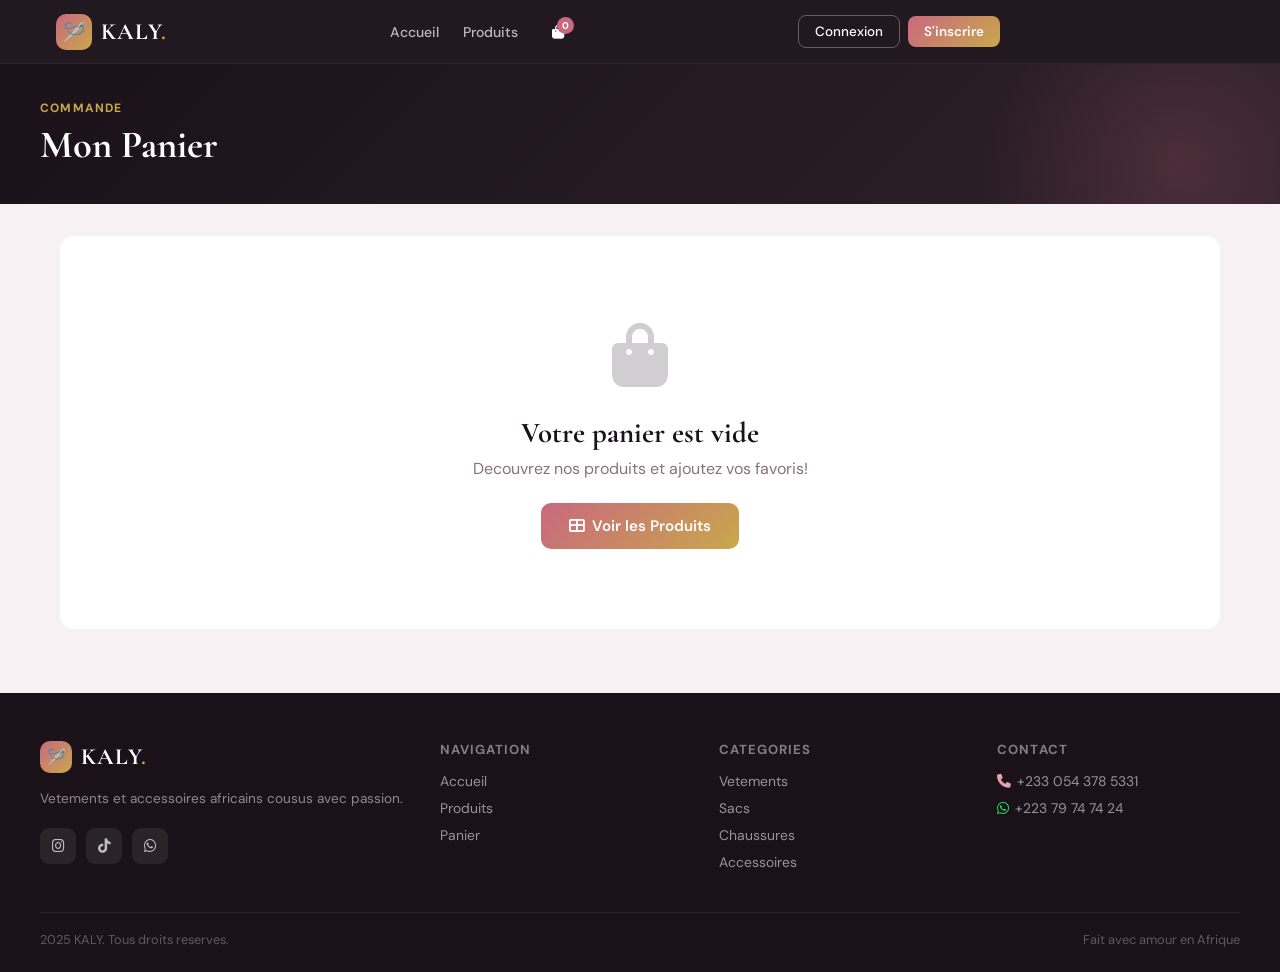
<file: cart.html>
<!DOCTYPE html>
<html lang="fr">
<head>
  <meta charset="UTF-8">
  <meta name="viewport" content="width=device-width, initial-scale=1.0">
  <title>Panier - KALY</title>
  <link rel="preconnect" href="https://fonts.googleapis.com">
  <link rel="preconnect" href="https://fonts.gstatic.com" crossorigin>
  <link href="https://fonts.googleapis.com/css2?family=Cormorant+Garamond:wght@400;600;700&family=DM+Sans:wght@300;400;500;600&display=swap" rel="stylesheet">
  <link rel="stylesheet" href="https://cdnjs.cloudflare.com/ajax/libs/font-awesome/6.4.0/css/all.min.css">
  <style>
    *,*::before,*::after{margin:0;padding:0;box-sizing:border-box}
    :root{--rose:#e8a0b0;--rose-deep:#c9687e;--gold:#c9a84c;--dark:#1a1218;--mid:#2e2129;--soft:#f7f1f3;--muted:#8a717a;--white:#fff;--green:#25D366;--radius:14px;--hh:64px}
    html{scroll-behavior:smooth}
    body{font-family:'DM Sans',sans-serif;background:var(--soft);color:var(--dark);overflow-x:hidden}
    ::-webkit-scrollbar{width:5px}::-webkit-scrollbar-thumb{background:var(--rose-deep);border-radius:99px}
    .header{position:sticky;top:0;z-index:200;height:var(--hh);background:rgba(26,18,24,0.97);border-bottom:1px solid rgba(255,255,255,0.06)}
    .header-inner{max-width:1200px;margin:0 auto;height:100%;display:flex;align-items:center;justify-content:space-between;padding:0 16px}
    .logo{display:flex;align-items:center;gap:9px;text-decoration:none}
    .logo-icon{width:36px;height:36px;border-radius:10px;background:linear-gradient(135deg,var(--rose-deep),var(--gold));display:flex;align-items:center;justify-content:center;font-size:18px;flex-shrink:0}
    .logo-text{font-family:'Cormorant Garamond',serif;font-size:1.45rem;font-weight:700;color:#fff;letter-spacing:.04em}
    .logo-text span{color:var(--gold)}
    .nav-links{display:flex;align-items:center;gap:24px}
    .nav-links a{color:rgba(255,255,255,.7);text-decoration:none;font-size:.88rem;font-weight:500;transition:color .2s}
    .nav-links a:hover,.nav-links a.active{color:#fff}
    .cart-btn{position:relative;color:#fff;text-decoration:none;font-size:1.1rem;padding:6px 10px}
    .cart-count{position:absolute;top:0;right:0;background:var(--rose-deep);color:#fff;font-size:.62rem;font-weight:700;width:17px;height:17px;border-radius:50%;display:flex;align-items:center;justify-content:center}
    .auth-area{display:flex;align-items:center;gap:8px}
    .btn-login{padding:7px 16px;border:1.5px solid rgba(255,255,255,.3);background:transparent;color:#fff;border-radius:8px;font-size:.84rem;font-weight:500;cursor:pointer;text-decoration:none}
    .btn-signup{padding:7px 16px;background:linear-gradient(135deg,var(--rose-deep),var(--gold));color:#fff;border:none;border-radius:8px;font-size:.84rem;font-weight:600;cursor:pointer;text-decoration:none}
    .user-menu{position:relative}
    .user-trigger{display:flex;align-items:center;gap:9px;background:rgba(255,255,255,.07);border:1px solid rgba(255,255,255,.12);border-radius:99px;padding:5px 14px 5px 6px;cursor:pointer}
    .user-avatar{width:30px;height:30px;border-radius:50%;background:linear-gradient(135deg,var(--rose-deep),var(--gold));display:flex;align-items:center;justify-content:center;color:#fff;font-size:.78rem;font-weight:700}
    .user-name{color:#fff;font-size:.84rem;font-weight:500;max-width:90px;overflow:hidden;white-space:nowrap;text-overflow:ellipsis}
    .user-dropdown{display:none;position:absolute;top:calc(100% + 10px);right:0;background:var(--mid);border:1px solid rgba(255,255,255,.1);border-radius:var(--radius);padding:8px;min-width:190px;box-shadow:0 20px 40px rgba(0,0,0,.4);z-index:300}
    .user-dropdown.open{display:block;animation:dropIn .18s ease}
    @keyframes dropIn{from{opacity:0;transform:translateY(-6px)}to{opacity:1;transform:translateY(0)}}
    .dd-header{padding:10px 12px 12px;border-bottom:1px solid rgba(255,255,255,.08);margin-bottom:6px}
    .dd-greet{color:rgba(255,255,255,.5);font-size:.75rem;margin-bottom:2px}.dd-name{color:#fff;font-weight:600;font-size:.9rem}
    .dd-item{display:flex;align-items:center;gap:10px;padding:9px 12px;border-radius:8px;color:rgba(255,255,255,.75);font-size:.85rem;text-decoration:none;cursor:pointer;border:none;background:none;width:100%;transition:background .15s;font-family:'DM Sans',sans-serif}
    .dd-item:hover{background:rgba(255,255,255,.07);color:#fff}.dd-item i{width:16px;color:var(--rose)}
    .dd-item.logout{color:#f87171}.dd-item.logout i{color:#f87171}.dd-item.logout:hover{background:rgba(248,113,113,.1)}
    .dd-divider{height:1px;background:rgba(255,255,255,.07);margin:6px 0}
    .hamburger{display:none;flex-direction:column;gap:5px;cursor:pointer;padding:4px;background:none;border:none}
    .hamburger span{display:block;width:22px;height:2px;background:#fff;border-radius:2px}
    .mobile-cart{display:none;position:relative;color:#fff;text-decoration:none;font-size:1.15rem}
    .mob-nav{display:none;position:fixed;inset:0;z-index:190}.mob-nav.open{display:block}
    .mob-backdrop{position:absolute;inset:0;background:rgba(0,0,0,.6)}
    .mob-drawer{position:absolute;top:0;right:0;width:min(310px,85vw);height:100%;background:var(--dark);padding:80px 24px 32px;display:flex;flex-direction:column;gap:6px;overflow-y:auto;animation:slideL .25s ease}
    @keyframes slideL{from{transform:translateX(100%)}to{transform:translateX(0)}}
    .mob-drawer a,.mob-drawer button{display:flex;align-items:center;gap:14px;padding:13px 16px;border-radius:10px;color:rgba(255,255,255,.8);font-size:.95rem;font-weight:500;text-decoration:none;cursor:pointer;border:none;background:none;width:100%;transition:background .15s;font-family:'DM Sans',sans-serif}
    .mob-drawer a i,.mob-drawer button i{width:20px;text-align:center;color:var(--rose)}
    .mob-drawer a:hover,.mob-drawer button:hover{background:rgba(255,255,255,.06);color:#fff}
    .mob-divider{height:1px;background:rgba(255,255,255,.07);margin:10px 0}
    .mob-user-card{display:flex;align-items:center;gap:12px;padding:14px 16px;background:rgba(255,255,255,.05);border-radius:12px;margin-bottom:8px}
    .mob-avatar{width:40px;height:40px;border-radius:50%;background:linear-gradient(135deg,var(--rose-deep),var(--gold));display:flex;align-items:center;justify-content:center;color:#fff;font-weight:700;font-size:.9rem;flex-shrink:0}
    .mob-uname{color:#fff;font-weight:600;font-size:.95rem}.mob-uemail{color:rgba(255,255,255,.4);font-size:.75rem}
    .mob-auth{display:flex;gap:10px;padding:4px 0 12px}
    .mob-auth a{flex:1;justify-content:center;padding:12px;border-radius:10px;font-size:.9rem;font-weight:600}
    .mob-login{background:rgba(255,255,255,.07);color:#fff}.mob-register{background:linear-gradient(135deg,var(--rose-deep),var(--gold));color:#fff}
    /* PAGE HERO */
    .page-hero{background:linear-gradient(135deg,var(--dark) 0%,var(--mid) 100%);padding:36px 20px;position:relative;overflow:hidden}
    .page-hero::before{content:'';position:absolute;width:400px;height:400px;background:radial-gradient(circle,rgba(201,104,126,.2) 0%,transparent 70%);top:-100px;right:-100px;pointer-events:none}
    .page-hero-inner{max-width:1200px;margin:0 auto;position:relative;z-index:1}
    .page-eyebrow{color:var(--gold);font-size:.75rem;font-weight:700;letter-spacing:.1em;text-transform:uppercase;display:block;margin-bottom:6px}
    .page-title{font-family:'Cormorant Garamond',serif;font-size:clamp(1.8rem,4vw,2.4rem);font-weight:700;color:#fff}
    /* CART */
    .cart-section{padding:32px 20px 64px;max-width:1200px;margin:0 auto}
    .cart-layout{display:grid;grid-template-columns:1fr 360px;gap:28px;align-items:start}
    .cart-items{display:flex;flex-direction:column;gap:16px}
    .cart-item{background:#fff;border-radius:var(--radius);padding:16px;display:flex;gap:16px;align-items:center;box-shadow:0 2px 8px rgba(0,0,0,.06);border:1px solid rgba(0,0,0,.05)}
    .cart-item-img{width:80px;height:80px;border-radius:10px;object-fit:cover;flex-shrink:0;background:var(--soft)}
    .cart-item-info{flex:1;min-width:0}
    .cart-item-name{font-weight:600;font-size:.95rem;color:var(--dark);margin-bottom:4px;white-space:nowrap;overflow:hidden;text-overflow:ellipsis}
    .cart-item-price{color:var(--rose-deep);font-family:'Cormorant Garamond',serif;font-size:1.1rem;font-weight:700}
    .qty-row{display:flex;align-items:center;gap:8px;margin-top:10px}
    .qty-btn{width:28px;height:28px;border-radius:8px;border:1.5px solid rgba(0,0,0,.12);background:transparent;cursor:pointer;display:flex;align-items:center;justify-content:center;font-size:.9rem;color:var(--dark);transition:all .2s;font-family:'DM Sans',sans-serif}
    .qty-btn:hover{background:var(--dark);color:#fff;border-color:var(--dark)}
    .qty-num{font-weight:700;font-size:.95rem;min-width:20px;text-align:center}
    .remove-btn{background:none;border:none;color:#ef4444;cursor:pointer;font-size:1rem;padding:6px;border-radius:8px;transition:background .2s;flex-shrink:0}
    .remove-btn:hover{background:rgba(239,68,68,.1)}
    /* SUMMARY */
    .cart-summary{background:#fff;border-radius:var(--radius);padding:24px;box-shadow:0 2px 8px rgba(0,0,0,.06);border:1px solid rgba(0,0,0,.05);position:sticky;top:calc(var(--hh) + 20px)}
    .summary-title{font-family:'Cormorant Garamond',serif;font-size:1.3rem;font-weight:700;margin-bottom:20px}
    .summary-row{display:flex;justify-content:space-between;align-items:center;padding:8px 0;font-size:.9rem;color:var(--muted)}
    .summary-row.total{border-top:2px solid rgba(0,0,0,.08);margin-top:8px;padding-top:14px;font-size:1.1rem;font-weight:700;color:var(--dark)}
    .summary-row.total span:last-child{font-family:'Cormorant Garamond',serif;font-size:1.4rem;color:var(--rose-deep)}
    .discount-row{color:var(--green)}
    /* PROMO */
    .promo-wrap{margin:20px 0}
    .promo-label{font-size:.82rem;font-weight:600;color:var(--dark);margin-bottom:8px;display:block}
    .promo-input-row{display:flex;gap:8px}
    .promo-input-row input{flex:1;padding:10px 14px;border:1.5px solid rgba(0,0,0,.1);border-radius:10px;font-size:.88rem;font-family:'DM Sans',sans-serif;outline:none;transition:border-color .2s}
    .promo-input-row input:focus{border-color:var(--rose-deep)}
    .promo-btn{padding:10px 16px;background:var(--dark);color:#fff;border:none;border-radius:10px;font-size:.85rem;font-weight:600;cursor:pointer;font-family:'DM Sans',sans-serif;white-space:nowrap;transition:background .2s}
    .promo-btn:hover{background:var(--rose-deep)}
    .promo-msg{font-size:.8rem;margin-top:6px}
    .promo-msg.ok{color:#10b981}.promo-msg.err{color:#ef4444}
    /* BUTTONS */
    .btn-wa{display:flex;align-items:center;justify-content:center;gap:10px;width:100%;padding:15px;background:var(--green);color:#fff;border:none;border-radius:12px;font-size:1rem;font-weight:700;cursor:pointer;font-family:'DM Sans',sans-serif;text-decoration:none;transition:transform .2s,box-shadow .2s;margin-top:16px}
    .btn-wa:hover{transform:translateY(-2px);box-shadow:0 12px 30px rgba(37,211,102,.35)}
    .btn-continue{display:flex;align-items:center;justify-content:center;gap:8px;width:100%;padding:12px;background:transparent;border:1.5px solid rgba(0,0,0,.12);border-radius:12px;font-size:.9rem;font-weight:600;cursor:pointer;font-family:'DM Sans',sans-serif;color:var(--dark);text-decoration:none;margin-top:10px;transition:border-color .2s}
    .btn-continue:hover{border-color:var(--rose-deep);color:var(--rose-deep)}
    /* EMPTY */
    .empty-cart{text-align:center;padding:80px 20px;background:#fff;border-radius:var(--radius)}
    .empty-cart-icon{font-size:4rem;margin-bottom:16px;opacity:.2;display:block}
    .empty-cart h2{font-family:'Cormorant Garamond',serif;font-size:1.8rem;font-weight:700;margin-bottom:8px}
    .empty-cart p{color:var(--muted);margin-bottom:24px}
    .btn-shop{display:inline-flex;align-items:center;gap:8px;padding:13px 28px;background:linear-gradient(135deg,var(--rose-deep),var(--gold));color:#fff;border:none;border-radius:10px;font-size:.95rem;font-weight:600;cursor:pointer;text-decoration:none;transition:opacity .2s}
    .btn-shop:hover{opacity:.88}
    /* TOAST */
    .toast{position:fixed;bottom:24px;right:20px;display:flex;align-items:center;gap:10px;padding:14px 20px;border-radius:12px;color:#fff;font-size:.88rem;font-weight:500;box-shadow:0 12px 30px rgba(0,0,0,.25);z-index:9999;animation:toastIn .3s ease}
    .toast.success{background:#10b981}.toast.error{background:#ef4444}
    @keyframes toastIn{from{opacity:0;transform:translateY(14px) scale(.95)}to{opacity:1;transform:translateY(0) scale(1)}}
    /* FOOTER */
    .footer{background:var(--dark);color:#fff;padding:48px 20px 24px}
    .footer-grid{max-width:1200px;margin:0 auto 32px;display:grid;grid-template-columns:1.5fr 1fr 1fr 1fr;gap:36px}
    .footer-brand p{color:rgba(255,255,255,.5);font-size:.85rem;line-height:1.7;margin-bottom:18px}
    .social-row{display:flex;gap:10px}
    .social-btn{width:36px;height:36px;border-radius:9px;background:rgba(255,255,255,.07);color:rgba(255,255,255,.7);display:flex;align-items:center;justify-content:center;font-size:.9rem;text-decoration:none;transition:background .2s}
    .social-btn:hover{background:var(--rose-deep);color:#fff}
    .footer-col h4{color:#fff;font-size:.82rem;font-weight:700;letter-spacing:.08em;text-transform:uppercase;margin-bottom:14px;opacity:.45}
    .footer-col a,.footer-col p{display:block;color:rgba(255,255,255,.55);font-size:.87rem;text-decoration:none;margin-bottom:9px;transition:color .2s}
    .footer-col a:hover{color:#fff}
    .footer-bottom{max-width:1200px;margin:0 auto;border-top:1px solid rgba(255,255,255,.07);padding-top:18px;display:flex;justify-content:space-between;align-items:center;flex-wrap:wrap;gap:10px}
    .footer-bottom p{color:rgba(255,255,255,.3);font-size:.8rem}
    @media(max-width:900px){.nav-links{display:none}.auth-area{display:none}.hamburger{display:flex}.mobile-cart{display:block}.cart-layout{grid-template-columns:1fr}.footer-grid{grid-template-columns:1fr 1fr;gap:24px}}
    @media(max-width:600px){.cart-section{padding:20px 16px 48px}.cart-summary{position:static}.footer-grid{grid-template-columns:1fr 1fr}}
  </style>
</head>
<body>

<header class="header">
  <div class="header-inner">
    <a href="index.html" class="logo"><div class="logo-icon">&#x1FAA1;</div><span class="logo-text">KALY<span>.</span></span></a>
    <nav class="nav-links">
      <a href="index.html">Accueil</a>
      <a href="products.html">Produits</a>
      <a href="cart.html" class="cart-btn active"><i class="fas fa-shopping-bag"></i><span class="cart-count">0</span></a>
    </nav>
    <div class="auth-area" id="auth-area"></div>
    <div style="display:flex;align-items:center;gap:14px">
      <a href="cart.html" class="mobile-cart"><i class="fas fa-shopping-bag"></i><span class="cart-count">0</span></a>
      <button class="hamburger" id="ham-btn"><span></span><span></span><span></span></button>
    </div>
  </div>
</header>
<div class="mob-nav" id="mob-nav"><div class="mob-backdrop" id="mob-back"></div><div class="mob-drawer" id="mob-drawer"></div></div>

<div class="page-hero">
  <div class="page-hero-inner">
    <span class="page-eyebrow">Commande</span>
    <h1 class="page-title">Mon Panier</h1>
  </div>
</div>

<div class="cart-section" id="cart-section"></div>

<footer class="footer">
  <div class="footer-grid">
    <div class="footer-brand">
      <div style="display:flex;align-items:center;gap:9px;margin-bottom:14px"><div class="logo-icon" style="width:32px;height:32px;font-size:15px">&#x1FAA1;</div><span class="logo-text">KALY<span>.</span></span></div>
      <p>Vetements et accessoires africains cousus avec passion.</p>
      <div class="social-row">
        <a href="https://www.instagram.com/ly.s_clothing_empire_" target="_blank" class="social-btn"><i class="fab fa-instagram"></i></a>
        <a href="https://www.tiktok.com/@kaly.125" target="_blank" class="social-btn"><i class="fab fa-tiktok"></i></a>
        <a href="https://wa.me/22379747424" target="_blank" class="social-btn"><i class="fab fa-whatsapp"></i></a>
      </div>
    </div>
    <div class="footer-col"><h4>Navigation</h4><a href="index.html">Accueil</a><a href="products.html">Produits</a><a href="cart.html">Panier</a></div>
    <div class="footer-col"><h4>Categories</h4><a href="products.html?category=vetements">Vetements</a><a href="products.html?category=sacs">Sacs</a><a href="products.html?category=chaussures">Chaussures</a><a href="products.html?category=accessoires">Accessoires</a></div>
    <div class="footer-col"><h4>Contact</h4><p><i class="fas fa-phone" style="margin-right:6px;color:var(--rose)"></i>+233 054 378 5331</p><p><i class="fab fa-whatsapp" style="margin-right:6px;color:var(--green)"></i>+223 79 74 74 24</p></div>
  </div>
  <div class="footer-bottom"><p>2025 KALY. Tous droits reserves.</p><p>Fait avec amour en Afrique</p></div>
</footer>

<script>
var API='https://kaly-backend.onrender.com/api';
var discount=0;

function getUser(){try{return JSON.parse(localStorage.getItem('kaly_user'));}catch(e){return null;}}
function getInitials(s){if(!s)return '?';return s.trim().split(' ').map(function(w){return w[0]||'';}).slice(0,2).join('').toUpperCase();}
function logout(){localStorage.removeItem('kaly_user');localStorage.removeItem('kaly_token');showToast('Deconnecte','success');setTimeout(renderAuth,120);}
function closeMob(){document.getElementById('mob-nav').classList.remove('open');document.body.style.overflow='';}
function renderAuth(){
  var user=getUser();var area=document.getElementById('auth-area');var drawer=document.getElementById('mob-drawer');if(!area)return;
  if(user){
    var init=getInitials(user.name||user.username||user.email||'');var name=user.name||user.username||'Mon compte';var email=user.email||'';
    area.innerHTML='<div class="user-menu"><div class="user-trigger" id="utrig"><div class="user-avatar">'+init+'</div><span class="user-name">'+name+'</span><i class="fas fa-chevron-down" style="color:rgba(255,255,255,.4);font-size:.65rem"></i></div><div class="user-dropdown" id="udrop"><div class="dd-header"><div class="dd-greet">Connecte en tant que</div><div class="dd-name">'+name+'</div></div><a href="account.html" class="dd-item"><i class="fas fa-user"></i> Mon profil</a><div class="dd-divider"></div><button class="dd-item logout" onclick="logout()"><i class="fas fa-sign-out-alt"></i> Deconnexion</button></div></div>';
    var trig=document.getElementById('utrig');var drop=document.getElementById('udrop');
    if(trig&&drop){trig.addEventListener('click',function(e){e.stopPropagation();drop.classList.toggle('open');});document.addEventListener('click',function(){drop.classList.remove('open');});}
    if(drawer){drawer.innerHTML='<div class="mob-user-card"><div class="mob-avatar">'+init+'</div><div><div class="mob-uname">'+name+'</div><div class="mob-uemail">'+email+'</div></div></div><a href="index.html" onclick="closeMob()"><i class="fas fa-home"></i> Accueil</a><a href="products.html" onclick="closeMob()"><i class="fas fa-th-large"></i> Produits</a><div class="mob-divider"></div><button onclick="logout();closeMob()"><i class="fas fa-sign-out-alt" style="color:#f87171"></i><span style="color:#f87171">Deconnexion</span></button>';}
  } else {
    area.innerHTML='<a href="login.html" class="btn-login">Connexion</a><a href="register.html" class="btn-signup">S\'inscrire</a>';
    if(drawer){drawer.innerHTML='<div class="mob-auth"><a href="login.html" class="mob-login"><i class="fas fa-sign-in-alt"></i> Connexion</a><a href="register.html" class="mob-register"><i class="fas fa-user-plus"></i> S\'inscrire</a></div><div class="mob-divider"></div><a href="index.html" onclick="closeMob()"><i class="fas fa-home"></i> Accueil</a><a href="products.html" onclick="closeMob()"><i class="fas fa-th-large"></i> Produits</a>';}
  }
}
function getCart(){try{return JSON.parse(localStorage.getItem('kaly_cart'))||[];}catch(e){return[];}}
function saveCart(cart){localStorage.setItem('kaly_cart',JSON.stringify(cart));updateCartCount();renderCart();}
function updateCartCount(){var n=getCart().reduce(function(s,i){return s+i.quantity;},0);document.querySelectorAll('.cart-count').forEach(function(el){el.textContent=n;});}
function removeItem(id){var cart=getCart().filter(function(i){return i._id!==id;});saveCart(cart);showToast('Article retire','success');}
function changeQty(id,delta){
  var cart=getCart();
  for(var i=0;i<cart.length;i++){if(cart[i]._id===id){cart[i].quantity+=delta;if(cart[i].quantity<=0){cart.splice(i,1);}break;}}
  saveCart(cart);
}
function applyPromo(){
  var code=document.getElementById('promo-code').value.trim().toUpperCase();
  var msg=document.getElementById('promo-msg');
  var promos={'KALY10':10,'KALY20':20,'PROMO15':15};
  if(promos[code]){
    discount=promos[code];
    msg.className='promo-msg ok';msg.textContent='Code applique! -'+discount+'% de reduction';
  } else {
    discount=0;msg.className='promo-msg err';msg.textContent='Code invalide';
  }
  renderSummary();
}
function renderSummary(){
  var cart=getCart();
  var subtotal=cart.reduce(function(s,i){return s+i.price*i.quantity;},0);
  var disc=Math.round(subtotal*discount/100);
  var total=subtotal-disc;
  var el=document.getElementById('summary-body');
  if(!el)return;
  var discRow=discount>0?'<div class="summary-row discount-row"><span>Reduction ('+discount+'%)</span><span>-'+disc.toLocaleString()+' FCFA</span></div>':'';
  el.innerHTML='<div class="summary-row"><span>Sous-total</span><span>'+subtotal.toLocaleString()+' FCFA</span></div>'+discRow+'<div class="summary-row"><span>Livraison</span><span style="color:var(--green);font-weight:600">A negocier</span></div><div class="summary-row total"><span>Total</span><span>'+total.toLocaleString()+' FCFA</span></div>';
}
function buildWaMessage(){
  var cart=getCart();
  var lines=cart.map(function(i){return i.quantity+'x '+i.name+' - '+i.price.toLocaleString()+' FCFA';});
  var subtotal=cart.reduce(function(s,i){return s+i.price*i.quantity;},0);
  var disc=Math.round(subtotal*discount/100);
  var total=subtotal-disc;
  var msg='Bonjour KALY! Je veux commander:\n\n'+lines.join('\n')+'\n\nSous-total: '+subtotal.toLocaleString()+' FCFA'+(discount?'\nReduction (-'+discount+'%): -'+disc.toLocaleString()+' FCFA':'')+'\nTOTAL: '+total.toLocaleString()+' FCFA\n\nMerci!';
  return encodeURIComponent(msg);
}
function renderCart(){
  var cart=getCart();
  var section=document.getElementById('cart-section');
  if(!cart.length){
    section.innerHTML='<div class="empty-cart"><span class="empty-cart-icon"><i class="fas fa-shopping-bag"></i></span><h2>Votre panier est vide</h2><p>Decouvrez nos produits et ajoutez vos favoris!</p><a href="products.html" class="btn-shop"><i class="fas fa-th-large"></i> Voir les Produits</a></div>';
    return;
  }
  var items='';
  for(var i=0;i<cart.length;i++){
    var item=cart[i];
    var img=item.image||'https://via.placeholder.com/80x80?text=KALY';
    items+='<div class="cart-item"><img class="cart-item-img" src="'+img+'" alt="'+item.name+'"><div class="cart-item-info"><div class="cart-item-name">'+item.name+'</div><div class="cart-item-price">'+item.price.toLocaleString()+' FCFA</div><div class="qty-row"><button class="qty-btn" onclick="changeQty(\''+item._id+'\',-1)"><i class="fas fa-minus"></i></button><span class="qty-num">'+item.quantity+'</span><button class="qty-btn" onclick="changeQty(\''+item._id+'\',1)"><i class="fas fa-plus"></i></button></div></div><button class="remove-btn" onclick="removeItem(\''+item._id+'\')"><i class="fas fa-trash"></i></button></div>';
  }
  section.innerHTML='<div class="cart-layout"><div class="cart-items">'+items+'</div><div class="cart-summary"><div class="summary-title">Recapitulatif</div><div class="promo-wrap"><span class="promo-label">Code promo</span><div class="promo-input-row"><input type="text" id="promo-code" placeholder="Ex: KALY10"><button class="promo-btn" onclick="applyPromo()">Appliquer</button></div><div class="promo-msg" id="promo-msg"></div></div><div id="summary-body"></div><a href="https://wa.me/22379747424?text='+buildWaMessage()+'" target="_blank" class="btn-wa"><i class="fab fa-whatsapp" style="font-size:1.2rem"></i> Commander sur WhatsApp</a><a href="products.html" class="btn-continue"><i class="fas fa-arrow-left"></i> Continuer mes achats</a></div></div>';
  renderSummary();
}
function showToast(msg,type){var t=document.createElement('div');t.className='toast '+(type||'success');t.innerHTML='<i class="fas fa-'+(type==='success'?'check-circle':'exclamation-circle')+'"></i> '+msg;document.body.appendChild(t);setTimeout(function(){t.style.cssText='opacity:0;transform:translateY(14px);transition:all .3s';setTimeout(function(){if(t.parentNode)t.remove();},300);},2800);}
document.getElementById('ham-btn').addEventListener('click',function(){document.getElementById('mob-nav').classList.add('open');document.body.style.overflow='hidden';});
document.getElementById('mob-back').addEventListener('click',closeMob);
window.addEventListener('storage',function(e){if(e.key==='kaly_user'||e.key==='kaly_token')renderAuth();});
renderAuth();updateCartCount();renderCart();
</script>
</body>
</html>
</file>
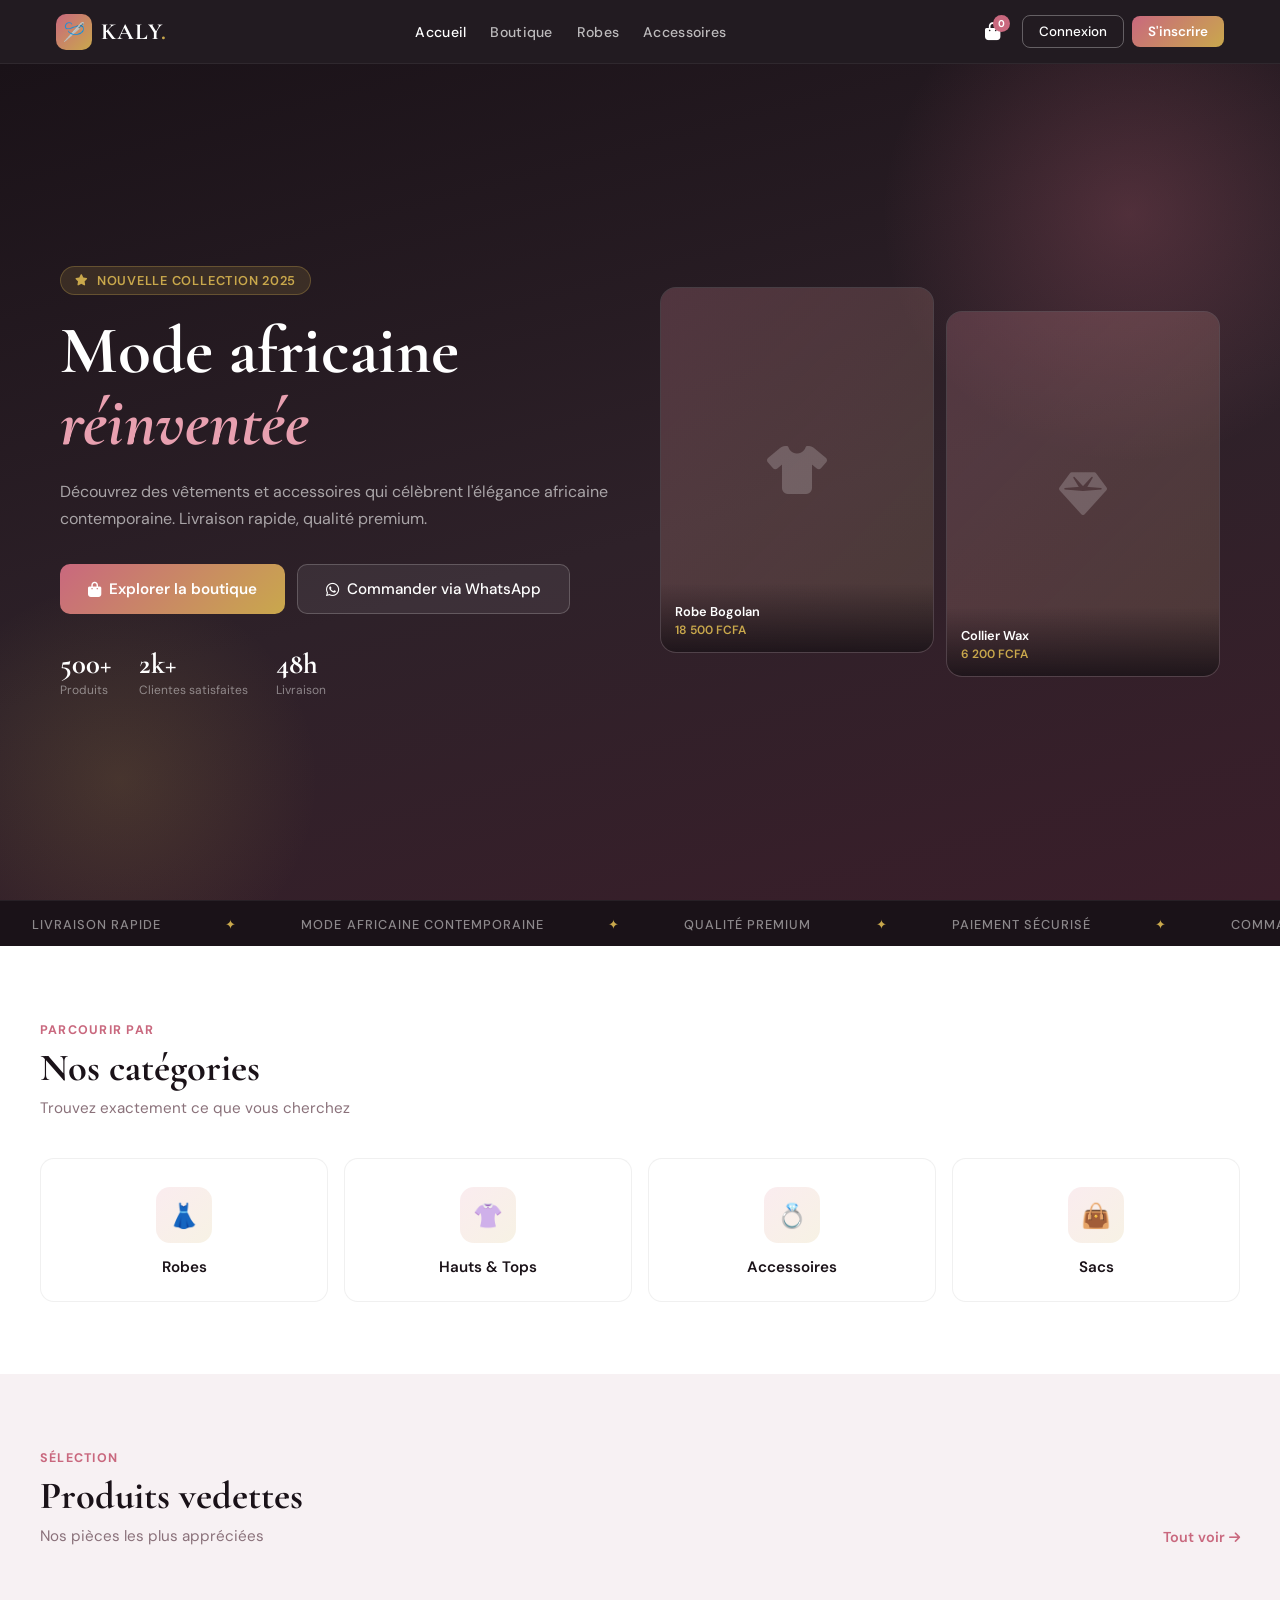
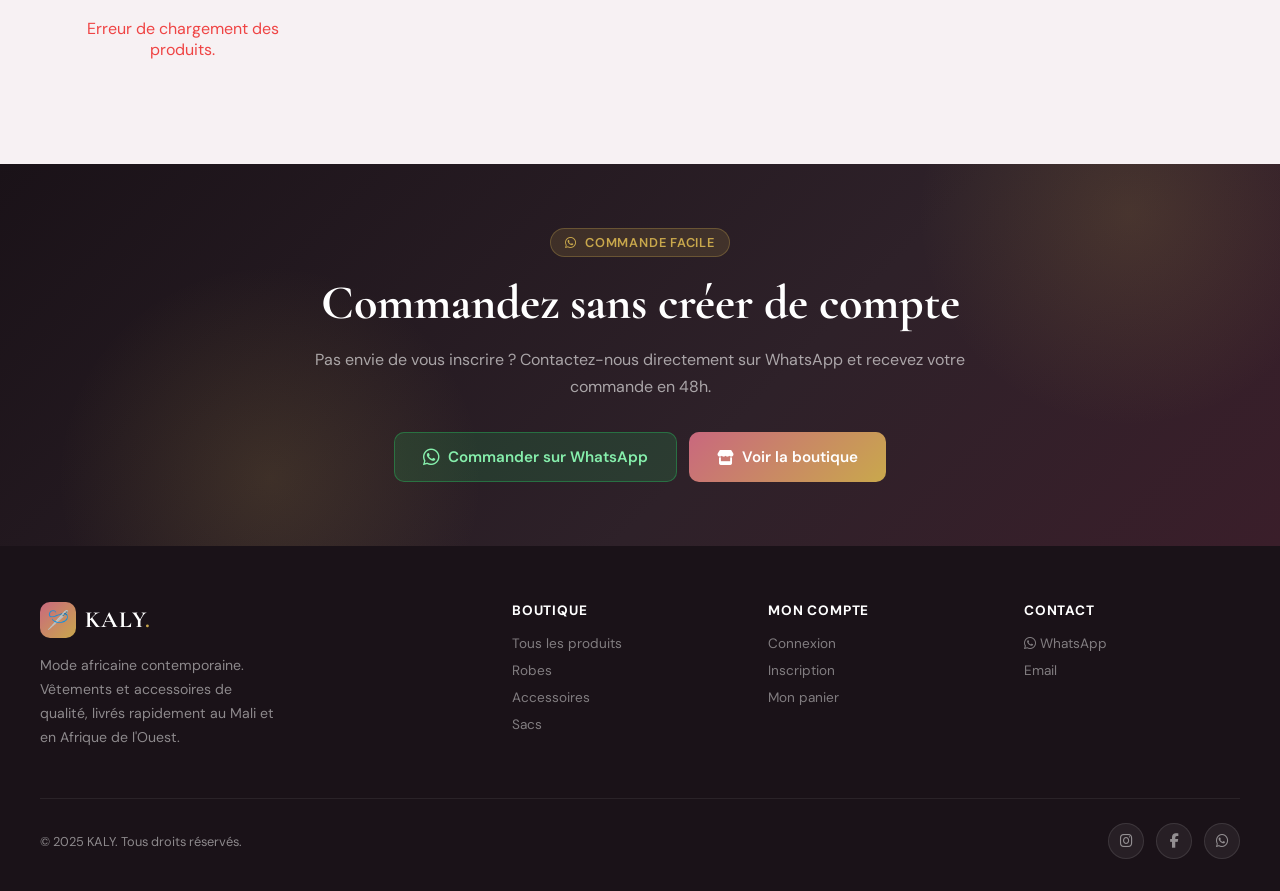
<file: index-1.html>
<!DOCTYPE html>
<html lang="fr">
<head>
  <meta charset="UTF-8" />
  <meta name="viewport" content="width=device-width, initial-scale=1.0, maximum-scale=1.0" />
  <title>KALY 🪡 — Vêtements & Accessoires</title>
  <link rel="preconnect" href="https://fonts.googleapis.com" />
  <link rel="preconnect" href="https://fonts.gstatic.com" crossorigin />
  <link href="https://fonts.googleapis.com/css2?family=Cormorant+Garamond:wght@400;600;700&family=DM+Sans:wght@300;400;500;600&display=swap" rel="stylesheet" />
  <link rel="stylesheet" href="https://cdnjs.cloudflare.com/ajax/libs/font-awesome/6.4.0/css/all.min.css" />
  <style>
/* ── RESET & ROOT ─────────────────────────────── */
*, *::before, *::after { margin: 0; padding: 0; box-sizing: border-box; }
:root {
  --rose: #e8a0b0;
  --rose-deep: #c9687e;
  --gold: #c9a84c;
  --gold-light: #f0d080;
  --dark: #1a1218;
  --mid: #2e2129;
  --soft: #f7f1f3;
  --muted: #8a717a;
  --white: #ffffff;
  --green: #25D366;
  --radius: 14px;
  --header-h: 64px;
}
html { scroll-behavior: smooth; }
body {
  font-family: 'DM Sans', sans-serif;
  background: var(--soft);
  color: var(--dark);
  overflow-x: hidden;
}
::-webkit-scrollbar { width: 5px; }
::-webkit-scrollbar-track { background: var(--soft); }
::-webkit-scrollbar-thumb { background: var(--rose-deep); border-radius: 99px; }

/* ── HEADER ──────────────────────────────────── */
.header {
  position: sticky; top: 0; z-index: 200;
  height: var(--header-h);
  background: rgba(26,18,24,0.96);
  backdrop-filter: blur(12px);
  -webkit-backdrop-filter: blur(12px);
  border-bottom: 1px solid rgba(255,255,255,0.06);
}
.header-inner {
  max-width: 1200px; margin: 0 auto;
  height: 100%;
  display: flex; align-items: center; justify-content: space-between;
  padding: 0 16px;
}
.logo { display: flex; align-items: center; gap: 9px; text-decoration: none; }
.logo-icon {
  width: 36px; height: 36px; border-radius: 10px;
  background: linear-gradient(135deg, var(--rose-deep), var(--gold));
  display: flex; align-items: center; justify-content: center;
  font-size: 18px; flex-shrink: 0;
}
.logo-text { font-family: 'Cormorant Garamond', serif; font-size: 1.45rem; font-weight: 700; color: var(--white); letter-spacing: .04em; }
.logo-text span { color: var(--gold); }
.nav-links { display: flex; align-items: center; gap: 24px; }
.nav-links a { color: rgba(255,255,255,.7); text-decoration: none; font-size: .88rem; font-weight: 500; letter-spacing: .02em; transition: color .2s; }
.nav-links a:hover, .nav-links a.active { color: var(--white); }
.cart-btn { position: relative; color: var(--white); text-decoration: none; font-size: 1.1rem; padding: 6px 10px; }
.cart-count {
  position: absolute; top: 0; right: 0;
  background: var(--rose-deep); color: var(--white);
  font-size: .62rem; font-weight: 700;
  width: 17px; height: 17px; border-radius: 50%;
  display: flex; align-items: center; justify-content: center;
  pointer-events: none;
}
.auth-area { display: flex; align-items: center; gap: 8px; }

/* Boutons invité */
.guest-buttons { display: flex; align-items: center; gap: 8px; }
.btn-login {
  padding: 7px 16px;
  border: 1.5px solid rgba(255,255,255,.3);
  background: transparent; color: var(--white);
  border-radius: 8px; font-size: .84rem; font-weight: 500;
  cursor: pointer; text-decoration: none;
  transition: border-color .2s, background .2s;
}
.btn-login:hover { border-color: var(--rose); background: rgba(232,160,176,.12); }
.btn-register {
  padding: 7px 16px;
  background: linear-gradient(135deg, var(--rose-deep), var(--gold));
  color: var(--white); border: none;
  border-radius: 8px; font-size: .84rem; font-weight: 600;
  cursor: pointer; text-decoration: none; transition: opacity .2s;
}
.btn-register:hover { opacity: .88; }

/* Menu utilisateur connecté */
.user-menu { position: relative; display: none; }
.user-trigger {
  display: flex; align-items: center; gap: 9px;
  background: rgba(255,255,255,.07);
  border: 1px solid rgba(255,255,255,.12);
  border-radius: 99px; padding: 5px 14px 5px 6px;
  cursor: pointer; transition: background .2s;
}
.user-trigger:hover { background: rgba(255,255,255,.13); }
.user-avatar {
  width: 30px; height: 30px; border-radius: 50%;
  background: linear-gradient(135deg, var(--rose-deep), var(--gold));
  display: flex; align-items: center; justify-content: center;
  color: var(--white); font-size: .78rem; font-weight: 700; flex-shrink: 0;
}
.user-name { color: var(--white); font-size: .84rem; font-weight: 500; max-width: 90px; overflow: hidden; white-space: nowrap; text-overflow: ellipsis; }
.user-chevron { color: rgba(255,255,255,.5); font-size: .7rem; }
.user-dropdown {
  display: none;
  position: absolute; top: calc(100% + 10px); right: 0;
  background: var(--mid); border: 1px solid rgba(255,255,255,.1);
  border-radius: var(--radius); padding: 8px;
  min-width: 190px; box-shadow: 0 20px 40px rgba(0,0,0,.4); z-index: 300;
}
.user-dropdown.open { display: block; animation: dropIn .18s ease; }
@keyframes dropIn { from { opacity: 0; transform: translateY(-6px); } to { opacity: 1; transform: translateY(0); } }
.dropdown-header { padding: 10px 12px 12px; border-bottom: 1px solid rgba(255,255,255,.08); margin-bottom: 6px; }
.dropdown-greeting { color: rgba(255,255,255,.5); font-size: .75rem; margin-bottom: 2px; }
.dropdown-username { color: var(--white); font-weight: 600; font-size: .9rem; }
.dropdown-item {
  display: flex; align-items: center; gap: 10px;
  padding: 9px 12px; border-radius: 8px;
  color: rgba(255,255,255,.75); font-size: .85rem;
  text-decoration: none; cursor: pointer;
  border: none; background: none; width: 100%;
  transition: background .15s, color .15s; text-align: left;
}
.dropdown-item:hover { background: rgba(255,255,255,.07); color: var(--white); }
.dropdown-item i { width: 16px; color: var(--rose); text-align: center; }
.dropdown-item.logout { color: #f87171; }
.dropdown-item.logout i { color: #f87171; }
.dropdown-item.logout:hover { background: rgba(248,113,113,.1); }
.dropdown-divider { height: 1px; background: rgba(255,255,255,.07); margin: 6px 0; }

/* Mobile */
.hamburger { display: none; flex-direction: column; gap: 5px; cursor: pointer; padding: 4px; background: none; border: none; }
.hamburger span { display: block; width: 22px; height: 2px; background: var(--white); border-radius: 2px; transition: all .25s; }
.mobile-cart { display: none; position: relative; color: var(--white); font-size: 1.15rem; }

/* ── MOBILE NAV DRAWER ───────────────────────── */
.mobile-nav { display: none; position: fixed; inset: 0; z-index: 190; }
.mobile-nav.open { display: block; }
.mobile-backdrop { position: absolute; inset: 0; background: rgba(0,0,0,.6); backdrop-filter: blur(4px); }
.mobile-drawer {
  position: absolute; top: 0; right: 0;
  width: min(310px, 85vw); height: 100%;
  background: var(--dark);
  padding: 80px 24px 32px;
  display: flex; flex-direction: column; gap: 6px;
  animation: slideLeft .25s ease; overflow-y: auto;
}
@keyframes slideLeft { from { transform: translateX(100%); } to { transform: translateX(0); } }
.mobile-drawer a, .mobile-drawer button {
  display: flex; align-items: center; gap: 14px;
  padding: 13px 16px; border-radius: 10px;
  color: rgba(255,255,255,.8); font-size: .95rem; font-weight: 500;
  text-decoration: none; cursor: pointer;
  border: none; background: none; width: 100%;
  transition: background .15s, color .15s;
}
.mobile-drawer a i, .mobile-drawer button i { width: 20px; text-align: center; color: var(--rose); }
.mobile-drawer a:hover, .mobile-drawer button:hover { background: rgba(255,255,255,.06); color: var(--white); }
.mobile-drawer .mobile-divider { height: 1px; background: rgba(255,255,255,.07); margin: 10px 0; }
.mobile-user-card {
  display: flex; align-items: center; gap: 12px;
  padding: 14px 16px;
  background: rgba(255,255,255,.05); border-radius: 12px; margin-bottom: 8px;
}
.mobile-user-avatar {
  width: 40px; height: 40px; border-radius: 50%;
  background: linear-gradient(135deg, var(--rose-deep), var(--gold));
  display: flex; align-items: center; justify-content: center;
  color: var(--white); font-weight: 700; font-size: .9rem; flex-shrink: 0;
}
.mobile-user-info .mobile-user-name { color: var(--white); font-weight: 600; font-size: .95rem; }
.mobile-user-info .mobile-user-tag { color: rgba(255,255,255,.4); font-size: .75rem; }
.mobile-auth-btns { display: flex; gap: 10px; padding: 4px 0 12px; }
.mobile-auth-btns a { flex: 1; justify-content: center; text-align: center; padding: 12px; border-radius: 10px; text-decoration: none; font-size: .9rem; font-weight: 600; }
.mobile-auth-btns .m-login { background: rgba(255,255,255,.07); color: var(--white); border: 1px solid rgba(255,255,255,0.2); }
.mobile-auth-btns .m-register { background: linear-gradient(135deg, var(--rose-deep), var(--gold)); color: var(--white); }
.mobile-auth-btns a:hover { opacity: .88; }

/* ── HERO ────────────────────────────────────── */
.hero {
  min-height: calc(100svh - var(--header-h));
  background: linear-gradient(165deg, var(--dark) 0%, var(--mid) 55%, #3a1e2a 100%);
  position: relative; overflow: hidden; display: flex; align-items: center;
}
.hero::before { content: ''; position: absolute; width: 500px; height: 500px; background: radial-gradient(circle, rgba(201,104,126,.25) 0%, transparent 70%); top: -100px; right: -100px; pointer-events: none; }
.hero::after { content: ''; position: absolute; width: 400px; height: 400px; background: radial-gradient(circle, rgba(201,168,76,.15) 0%, transparent 70%); bottom: -80px; left: -80px; pointer-events: none; }
.hero-inner {
  max-width: 1200px; margin: 0 auto; width: 100%;
  padding: 48px 20px;
  display: grid; grid-template-columns: 1fr 1fr;
  gap: 40px; align-items: center; position: relative; z-index: 1;
}
.hero-eyebrow {
  display: inline-flex; align-items: center; gap: 8px;
  background: rgba(201,168,76,.15); border: 1px solid rgba(201,168,76,.3);
  border-radius: 99px; padding: 5px 14px;
  color: var(--gold); font-size: .8rem; font-weight: 600;
  letter-spacing: .06em; text-transform: uppercase;
  margin-bottom: 20px; animation: fadeUp .6s ease both;
}
.hero-title {
  font-family: 'Cormorant Garamond', serif;
  font-size: clamp(2.6rem, 7vw, 4.2rem);
  font-weight: 700; line-height: 1.08; color: var(--white);
  animation: fadeUp .6s .1s ease both;
}
.hero-title em { font-style: italic; color: var(--rose); }
.hero-sub { color: rgba(255,255,255,.6); font-size: 1rem; line-height: 1.7; margin: 18px 0 32px; animation: fadeUp .6s .2s ease both; }
.hero-actions { display: flex; gap: 12px; flex-wrap: wrap; animation: fadeUp .6s .3s ease both; }
.btn-hero-primary {
  padding: 14px 28px;
  background: linear-gradient(135deg, var(--rose-deep), var(--gold));
  color: var(--white); border: none; border-radius: 10px;
  font-size: .95rem; font-weight: 600; cursor: pointer;
  text-decoration: none; display: inline-flex; align-items: center; gap: 8px;
  transition: transform .2s, box-shadow .2s;
}
.btn-hero-primary:hover { transform: translateY(-2px); box-shadow: 0 12px 30px rgba(201,104,126,.4); }
.btn-hero-ghost {
  padding: 14px 28px;
  background: rgba(255,255,255,.07); border: 1.5px solid rgba(255,255,255,.2);
  color: var(--white); border-radius: 10px;
  font-size: .95rem; font-weight: 500; cursor: pointer;
  text-decoration: none; display: inline-flex; align-items: center; gap: 8px;
  transition: background .2s, border-color .2s;
}
.btn-hero-ghost:hover { background: rgba(255,255,255,.13); border-color: rgba(255,255,255,.4); }
.hero-stats { display: flex; gap: 28px; margin-top: 36px; animation: fadeUp .6s .4s ease both; }
.stat-num { font-family: 'Cormorant Garamond', serif; font-size: 1.8rem; font-weight: 700; color: var(--white); line-height: 1; }
.stat-label { color: rgba(255,255,255,.45); font-size: .75rem; margin-top: 3px; }
.hero-visual { position: relative; animation: fadeUp .6s .15s ease both; }
.hero-cards { display: grid; grid-template-columns: 1fr 1fr; gap: 12px; }
.hero-card {
  background: rgba(255,255,255,.06); border: 1px solid rgba(255,255,255,.1);
  border-radius: 16px; overflow: hidden; aspect-ratio: 3/4; position: relative; transition: transform .3s;
}
.hero-card:hover { transform: scale(1.02); }
.hero-card:nth-child(2) { margin-top: 24px; }
.hero-card-label {
  position: absolute; bottom: 0; left: 0; right: 0;
  background: linear-gradient(to top, rgba(26,18,24,.9) 0%, transparent 100%);
  padding: 20px 14px 14px; color: var(--white); font-size: .8rem; font-weight: 600;
}
.hero-card-price { color: var(--gold); font-size: .75rem; margin-top: 2px; }
.hero-card-placeholder {
  width: 100%; height: 100%;
  background: linear-gradient(135deg, rgba(201,104,126,.2), rgba(201,168,76,.1));
  display: flex; align-items: center; justify-content: center;
  color: rgba(255,255,255,.2); font-size: 3rem;
}
@keyframes fadeUp { from { opacity: 0; transform: translateY(22px); } to { opacity: 1; transform: translateY(0); } }

/* ── TICKER ──────────────────────────────────── */
.ticker { background: var(--dark); border-top: 1px solid rgba(255,255,255,.06); overflow: hidden; padding: 12px 0; white-space: nowrap; }
.ticker-track { display: inline-flex; gap: 0; animation: ticker 25s linear infinite; }
.ticker-item { padding: 0 32px; font-size: .8rem; font-weight: 500; color: rgba(255,255,255,.5); text-transform: uppercase; letter-spacing: .08em; }
.ticker-dot { color: var(--gold); }
@keyframes ticker { from { transform: translateX(0); } to { transform: translateX(-50%); } }

/* ── SECTIONS ────────────────────────────────── */
.section { padding: 72px 20px; }
.section-alt { background: var(--white); }
.container { max-width: 1200px; margin: 0 auto; }
.section-head { margin-bottom: 40px; }
.section-eyebrow { display: inline-block; color: var(--rose-deep); font-size: .78rem; font-weight: 700; letter-spacing: .1em; text-transform: uppercase; margin-bottom: 8px; }
.section-title { font-family: 'Cormorant Garamond', serif; font-size: clamp(1.7rem, 4vw, 2.4rem); font-weight: 700; color: var(--dark); line-height: 1.15; }
.section-sub { color: var(--muted); font-size: .95rem; margin-top: 8px; }

/* ── CATEGORIES ──────────────────────────────── */
.category-grid { display: grid; grid-template-columns: repeat(4, 1fr); gap: 16px; }
.category-card {
  background: var(--white); border: 1px solid rgba(0,0,0,.06);
  border-radius: var(--radius); padding: 28px 20px 24px;
  text-align: center; cursor: pointer;
  transition: transform .25s, box-shadow .25s, border-color .25s;
  position: relative; overflow: hidden; text-decoration: none; display: block; color: inherit;
}
.category-card::before { content: ''; position: absolute; inset: 0; background: linear-gradient(135deg, rgba(232,160,176,.08), rgba(201,168,76,.06)); opacity: 0; transition: opacity .25s; }
.category-card:hover { transform: translateY(-6px); box-shadow: 0 16px 40px rgba(0,0,0,.1); border-color: var(--rose); }
.category-card:hover::before { opacity: 1; }
.cat-icon { width: 56px; height: 56px; border-radius: 14px; margin: 0 auto 14px; background: linear-gradient(135deg, rgba(232,160,176,.2), rgba(201,168,76,.15)); display: flex; align-items: center; justify-content: center; font-size: 1.5rem; transition: transform .2s; }
.category-card:hover .cat-icon { transform: scale(1.12); }
.cat-name { font-weight: 600; font-size: .95rem; color: var(--dark); }

/* ── PRODUCTS ────────────────────────────────── */
.product-grid { display: grid; grid-template-columns: repeat(auto-fill, minmax(240px, 1fr)); gap: 20px; }
.product-card {
  background: var(--white); border-radius: var(--radius); overflow: hidden;
  cursor: pointer; transition: transform .25s, box-shadow .25s;
  box-shadow: 0 2px 8px rgba(0,0,0,.06); border: 1px solid rgba(0,0,0,.05);
}
.product-card:hover { transform: translateY(-6px); box-shadow: 0 16px 40px rgba(0,0,0,.12); }
.product-image { width: 100%; height: 260px; overflow: hidden; position: relative; background: var(--soft); }
.product-image img { width: 100%; height: 100%; object-fit: cover; transition: transform .4s; }
.product-card:hover .product-image img { transform: scale(1.05); }
.product-image i { font-size: 3rem; color: rgba(0,0,0,0.08); display: flex; align-items: center; justify-content: center; height: 100%; }
.product-badge { position: absolute; top: 10px; left: 10px; background: var(--dark); color: var(--gold); font-size: .7rem; font-weight: 700; letter-spacing: .04em; padding: 4px 10px; border-radius: 99px; }
.product-content { padding: 16px; }
.product-category { color: var(--muted); font-size: .73rem; text-transform: uppercase; letter-spacing: .06em; }
.product-title { font-weight: 600; font-size: .95rem; color: var(--dark); margin: 4px 0 8px; white-space: nowrap; overflow: hidden; text-overflow: ellipsis; }
.product-footer { display: flex; justify-content: space-between; align-items: center; }
.product-price { font-family: 'Cormorant Garamond', serif; font-size: 1.25rem; font-weight: 700; color: var(--rose-deep); }
.product-stock-dot { width: 8px; height: 8px; border-radius: 50%; background: #10b981; flex-shrink: 0; }
.add-btn {
  display: flex; align-items: center; justify-content: center; gap: 6px;
  width: 100%; margin-top: 12px; padding: 10px; border: none; border-radius: 9px;
  background: var(--dark); color: var(--white); font-size: .85rem; font-weight: 600;
  cursor: pointer; transition: background .2s;
}
.add-btn:hover:not(:disabled) { background: var(--rose-deep); }
.add-btn:disabled { opacity: .5; cursor: not-allowed; }

/* ── PROMO BANNER ────────────────────────────── */
.promo-section {
  background: linear-gradient(135deg, var(--dark) 0%, var(--mid) 60%, #3a1e2a 100%);
  padding: 64px 20px; position: relative; overflow: hidden;
}
.promo-blob {
  position: absolute; width: 500px; height: 500px;
  background: radial-gradient(circle, rgba(201,168,76,.15) 0%, transparent 60%);
  pointer-events: none;
}
.promo-blob:first-child { top: -200px; right: -100px; }
.promo-blob:last-child { bottom: -200px; left: -100px; }
.promo-inner { max-width: 700px; margin: 0 auto; text-align: center; position: relative; z-index: 1; }
.promo-eyebrow { display: inline-flex; align-items: center; gap: 8px; background: rgba(201,168,76,.15); border: 1px solid rgba(201,168,76,.3); border-radius: 99px; padding: 5px 14px; color: var(--gold); font-size: .8rem; font-weight: 600; letter-spacing: .06em; text-transform: uppercase; margin-bottom: 20px; }
.promo-title { font-family: 'Cormorant Garamond', serif; font-size: clamp(2rem, 5vw, 3rem); font-weight: 700; color: var(--white); margin-bottom: 16px; line-height: 1.1; }
.promo-sub { color: rgba(255,255,255,.6); font-size: 1rem; line-height: 1.7; margin-bottom: 32px; }
.promo-actions { display: flex; gap: 12px; justify-content: center; flex-wrap: wrap; }
.wa-btn-large {
  padding: 14px 28px;
  background: rgba(37,211,102,.15); border: 1.5px solid rgba(37,211,102,.35);
  color: #86efac; border-radius: 10px; font-size: .95rem; font-weight: 600;
  cursor: pointer; text-decoration: none; display: inline-flex; align-items: center; gap: 8px;
  transition: background .2s;
}
.wa-btn-large:hover { background: rgba(37,211,102,.25); }

/* ── FOOTER ──────────────────────────────────── */
.footer {
  background: var(--dark); color: rgba(255,255,255,.5);
  padding: 56px 20px 32px;
}
.footer-inner { max-width: 1200px; margin: 0 auto; }
.footer-grid { display: grid; grid-template-columns: 2fr 1fr 1fr 1fr; gap: 40px; margin-bottom: 48px; }
.footer-brand .logo { margin-bottom: 16px; }
.footer-brand p { font-size: .88rem; line-height: 1.7; max-width: 240px; }
.footer-col h4 { color: var(--white); font-size: .85rem; font-weight: 700; letter-spacing: .06em; text-transform: uppercase; margin-bottom: 16px; }
.footer-col a { display: block; color: rgba(255,255,255,.45); text-decoration: none; font-size: .85rem; margin-bottom: 10px; transition: color .2s; }
.footer-col a:hover { color: var(--rose); }
.footer-bottom { border-top: 1px solid rgba(255,255,255,.07); padding-top: 24px; display: flex; justify-content: space-between; align-items: center; flex-wrap: gap; gap: 12px; }
.footer-copy { font-size: .8rem; }
.footer-socials { display: flex; gap: 12px; }
.footer-socials a { width: 36px; height: 36px; border-radius: 50%; background: rgba(255,255,255,.06); border: 1px solid rgba(255,255,255,.1); display: flex; align-items: center; justify-content: center; color: rgba(255,255,255,.5); font-size: .9rem; text-decoration: none; transition: background .2s, color .2s; }
.footer-socials a:hover { background: rgba(232,160,176,.2); color: var(--rose); }

/* ── RESPONSIVE ──────────────────────────────── */
@media (max-width: 900px) {
  .nav-links { display: none; }
  .auth-area > .guest-buttons, .auth-area > .user-menu { display: none !important; }
  .hamburger { display: flex; }
  .mobile-cart { display: block; }
  .hero-inner { grid-template-columns: 1fr; }
  .hero-visual { display: none; }
  .category-grid { grid-template-columns: repeat(2, 1fr); }
  .footer-grid { grid-template-columns: 1fr 1fr; }
}
@media (max-width: 500px) {
  .category-grid { grid-template-columns: repeat(2, 1fr); gap: 10px; }
  .footer-grid { grid-template-columns: 1fr; }
  .footer-bottom { flex-direction: column; text-align: center; }
}
  </style>
</head>
<body>

<!-- ── HEADER ──────────────────────────────────────────────────────────── -->
<header class="header">
  <div class="header-inner">

    <a href="index.html" class="logo">
      <div class="logo-icon">🪡</div>
      <span class="logo-text">KALY<span>.</span></span>
    </a>

    <nav class="nav-links">
      <a href="index.html" class="active">Accueil</a>
      <a href="products.html">Boutique</a>
      <a href="products.html?category=robes">Robes</a>
      <a href="products.html?category=accessoires">Accessoires</a>
    </nav>

    <div style="display:flex;align-items:center;gap:12px;">
      <!-- Panier desktop -->
      <a href="cart.html" class="cart-btn">
        <i class="fas fa-shopping-bag"></i>
        <span class="cart-count">0</span>
      </a>

      <!-- Zone auth -->
      <div class="auth-area">
        <!-- Invité -->
        <div class="guest-buttons">
          <a href="login.html" class="btn-login">Connexion</a>
          <a href="register.html" class="btn-register">S'inscrire</a>
        </div>
        <!-- Connecté — géré par main.js -->
        <div class="user-menu">
          <div class="user-trigger" onclick="toggleUserDropdown()">
            <div class="user-avatar" id="headerAvatar">U</div>
            <span class="user-name" id="headerName">Mon compte</span>
            <i class="fas fa-chevron-down user-chevron"></i>
          </div>
          <div class="user-dropdown" id="userDropdown">
            <div class="dropdown-header">
              <div class="dropdown-greeting">Connecté en tant que</div>
              <div class="dropdown-username" id="dropdownUsername">—</div>
            </div>
            <a href="#" class="dropdown-item"><i class="fas fa-user"></i> Mon profil</a>
            <a href="cart.html" class="dropdown-item"><i class="fas fa-shopping-bag"></i> Mon panier</a>
            <div class="dropdown-divider"></div>
            <button class="dropdown-item logout" onclick="logout()">
              <i class="fas fa-sign-out-alt"></i> Se déconnecter
            </button>
          </div>
        </div>
      </div>

      <!-- Panier mobile -->
      <a href="cart.html" class="mobile-cart">
        <i class="fas fa-shopping-bag"></i>
        <span class="cart-count">0</span>
      </a>

      <!-- Hamburger -->
      <button class="hamburger" onclick="toggleMobileNav()" aria-label="Menu">
        <span></span><span></span><span></span>
      </button>
    </div>

  </div>
</header>

<!-- ── MOBILE DRAWER ────────────────────────────────────────────────────── -->
<div class="mobile-nav" id="mobileNav">
  <div class="mobile-backdrop" onclick="closeMobileNav()"></div>
  <div class="mobile-drawer">

    <!-- Carte utilisateur (visible si connecté, gérée par main.js) -->
    <div class="mobile-user-card" id="mobileUserCard" style="display:none">
      <div class="mobile-user-avatar" id="mobileAvatar">U</div>
      <div class="mobile-user-info">
        <div class="mobile-user-name" id="mobileName">Mon compte</div>
        <div class="mobile-user-tag">Client KALY</div>
      </div>
    </div>

    <!-- Boutons invité (visible si non connecté) -->
    <div class="mobile-auth-btns" id="mobileAuthBtns">
      <a href="login.html" class="m-login"><i class="fas fa-sign-in-alt"></i> Connexion</a>
      <a href="register.html" class="m-register"><i class="fas fa-user-plus"></i> S'inscrire</a>
    </div>

    <div class="mobile-divider"></div>

    <a href="index.html" onclick="closeMobileNav()"><i class="fas fa-home"></i> Accueil</a>
    <a href="products.html" onclick="closeMobileNav()"><i class="fas fa-store"></i> Boutique</a>
    <a href="products.html?category=robes" onclick="closeMobileNav()"><i class="fas fa-female"></i> Robes</a>
    <a href="products.html?category=accessoires" onclick="closeMobileNav()"><i class="fas fa-gem"></i> Accessoires</a>
    <a href="cart.html" onclick="closeMobileNav()"><i class="fas fa-shopping-bag"></i> Panier</a>

    <div class="mobile-divider"></div>

    <!-- Déconnexion (visible si connecté) -->
    <button id="mobileLogoutBtn" style="display:none" onclick="logout()">
      <i class="fas fa-sign-out-alt"></i> Se déconnecter
    </button>

  </div>
</div>

<!-- ── HERO ─────────────────────────────────────────────────────────────── -->
<section class="hero">
  <div class="hero-inner">
    <div class="hero-content">
      <div class="hero-eyebrow">
        <i class="fas fa-star" style="font-size:.7rem"></i>
        Nouvelle collection 2025
      </div>
      <h1 class="hero-title">
        Mode africaine<br><em>réinventée</em>
      </h1>
      <p class="hero-sub">
        Découvrez des vêtements et accessoires qui célèbrent l'élégance africaine contemporaine. Livraison rapide, qualité premium.
      </p>
      <div class="hero-actions">
        <a href="products.html" class="btn-hero-primary">
          <i class="fas fa-shopping-bag"></i> Explorer la boutique
        </a>
        <a href="https://wa.me/22379747424" target="_blank" class="btn-hero-ghost">
          <i class="fab fa-whatsapp"></i> Commander via WhatsApp
        </a>
      </div>
      <div class="hero-stats">
        <div>
          <div class="stat-num">500+</div>
          <div class="stat-label">Produits</div>
        </div>
        <div>
          <div class="stat-num">2k+</div>
          <div class="stat-label">Clientes satisfaites</div>
        </div>
        <div>
          <div class="stat-num">48h</div>
          <div class="stat-label">Livraison</div>
        </div>
      </div>
    </div>

    <div class="hero-visual">
      <div class="hero-cards">
        <div class="hero-card">
          <div class="hero-card-placeholder"><i class="fas fa-tshirt"></i></div>
          <div class="hero-card-label">
            Robe Bogolan
            <div class="hero-card-price">18 500 FCFA</div>
          </div>
        </div>
        <div class="hero-card">
          <div class="hero-card-placeholder"><i class="fas fa-gem"></i></div>
          <div class="hero-card-label">
            Collier Wax
            <div class="hero-card-price">6 200 FCFA</div>
          </div>
        </div>
      </div>
    </div>
  </div>
</section>

<!-- ── TICKER ────────────────────────────────────────────────────────────── -->
<div class="ticker">
  <div class="ticker-track">
    <span class="ticker-item">Livraison rapide</span>
    <span class="ticker-item ticker-dot">✦</span>
    <span class="ticker-item">Mode africaine contemporaine</span>
    <span class="ticker-item ticker-dot">✦</span>
    <span class="ticker-item">Qualité premium</span>
    <span class="ticker-item ticker-dot">✦</span>
    <span class="ticker-item">Paiement sécurisé</span>
    <span class="ticker-item ticker-dot">✦</span>
    <span class="ticker-item">Commande via WhatsApp</span>
    <span class="ticker-item ticker-dot">✦</span>
    <span class="ticker-item">Livraison rapide</span>
    <span class="ticker-item ticker-dot">✦</span>
    <span class="ticker-item">Mode africaine contemporaine</span>
    <span class="ticker-item ticker-dot">✦</span>
    <span class="ticker-item">Qualité premium</span>
    <span class="ticker-item ticker-dot">✦</span>
    <span class="ticker-item">Paiement sécurisé</span>
    <span class="ticker-item ticker-dot">✦</span>
    <span class="ticker-item">Commande via WhatsApp</span>
    <span class="ticker-item ticker-dot">✦</span>
  </div>
</div>

<!-- ── CATÉGORIES ────────────────────────────────────────────────────────── -->
<section class="section section-alt">
  <div class="container">
    <div class="section-head">
      <span class="section-eyebrow">Parcourir par</span>
      <h2 class="section-title">Nos catégories</h2>
      <p class="section-sub">Trouvez exactement ce que vous cherchez</p>
    </div>
    <div class="category-grid">
      <a href="products.html?category=robes" class="category-card">
        <div class="cat-icon">👗</div>
        <div class="cat-name">Robes</div>
      </a>
      <a href="products.html?category=hauts" class="category-card">
        <div class="cat-icon">👚</div>
        <div class="cat-name">Hauts & Tops</div>
      </a>
      <a href="products.html?category=accessoires" class="category-card">
        <div class="cat-icon">💍</div>
        <div class="cat-name">Accessoires</div>
      </a>
      <a href="products.html?category=sacs" class="category-card">
        <div class="cat-icon">👜</div>
        <div class="cat-name">Sacs</div>
      </a>
    </div>
  </div>
</section>

<!-- ── PRODUITS VEDETTE ──────────────────────────────────────────────────── -->
<section class="section">
  <div class="container">
    <div class="section-head" style="display:flex;justify-content:space-between;align-items:flex-end;flex-wrap:wrap;gap:16px">
      <div>
        <span class="section-eyebrow">Sélection</span>
        <h2 class="section-title">Produits vedettes</h2>
        <p class="section-sub">Nos pièces les plus appréciées</p>
      </div>
      <a href="products.html" style="color:var(--rose-deep);font-weight:600;font-size:.9rem;text-decoration:none;">
        Tout voir <i class="fas fa-arrow-right" style="font-size:.8rem"></i>
      </a>
    </div>
    <div class="product-grid" id="featured-grid">
      <!-- Rempli par main.js -->
      <div style="grid-column:1/-1;text-align:center;padding:3rem;color:var(--muted)">
        <i class="fas fa-spinner fa-spin" style="font-size:2rem;margin-bottom:1rem;display:block"></i>
        Chargement des produits…
      </div>
    </div>
  </div>
</section>

<!-- ── PROMO / CTA ────────────────────────────────────────────────────────── -->
<section class="promo-section">
  <div class="promo-blob"></div>
  <div class="promo-blob"></div>
  <div class="promo-inner">
    <div class="promo-eyebrow">
      <i class="fab fa-whatsapp"></i> Commande facile
    </div>
    <h2 class="promo-title">Commandez sans créer de compte</h2>
    <p class="promo-sub">
      Pas envie de vous inscrire ? Contactez-nous directement sur WhatsApp et recevez votre commande en 48h.
    </p>
    <div class="promo-actions">
      <a href="https://wa.me/22379747424" target="_blank" class="wa-btn-large">
        <i class="fab fa-whatsapp" style="font-size:1.2rem"></i>
        Commander sur WhatsApp
      </a>
      <a href="products.html" class="btn-hero-primary">
        <i class="fas fa-store"></i> Voir la boutique
      </a>
    </div>
  </div>
</section>

<!-- ── FOOTER ─────────────────────────────────────────────────────────────── -->
<footer class="footer">
  <div class="footer-inner">
    <div class="footer-grid">
      <div class="footer-brand">
        <a href="index.html" class="logo">
          <div class="logo-icon">🪡</div>
          <span class="logo-text">KALY<span>.</span></span>
        </a>
        <p>Mode africaine contemporaine. Vêtements et accessoires de qualité, livrés rapidement au Mali et en Afrique de l'Ouest.</p>
      </div>
      <div class="footer-col">
        <h4>Boutique</h4>
        <a href="products.html">Tous les produits</a>
        <a href="products.html?category=robes">Robes</a>
        <a href="products.html?category=accessoires">Accessoires</a>
        <a href="products.html?category=sacs">Sacs</a>
      </div>
      <div class="footer-col">
        <h4>Mon compte</h4>
        <a href="login.html">Connexion</a>
        <a href="register.html">Inscription</a>
        <a href="cart.html">Mon panier</a>
      </div>
      <div class="footer-col">
        <h4>Contact</h4>
        <a href="https://wa.me/22379747424" target="_blank"><i class="fab fa-whatsapp"></i> WhatsApp</a>
        <a href="mailto:contact@kaly.ml">Email</a>
      </div>
    </div>
    <div class="footer-bottom">
      <div class="footer-copy">© 2025 KALY. Tous droits réservés.</div>
      <div class="footer-socials">
        <a href="#" aria-label="Instagram"><i class="fab fa-instagram"></i></a>
        <a href="#" aria-label="Facebook"><i class="fab fa-facebook-f"></i></a>
        <a href="https://wa.me/22379747424" target="_blank" aria-label="WhatsApp"><i class="fab fa-whatsapp"></i></a>
      </div>
    </div>
  </div>
</footer>

<!-- ── SCRIPTS ─────────────────────────────────────────────────────────────
     ORDRE IMPORTANT : main.js en premier, toujours.
     Ne pas charger products.js ni cart.js sur cette page.
──────────────────────────────────────────────────────────────────────────── -->
<script src="js/main.js"></script>

</body>
</html>
</file>
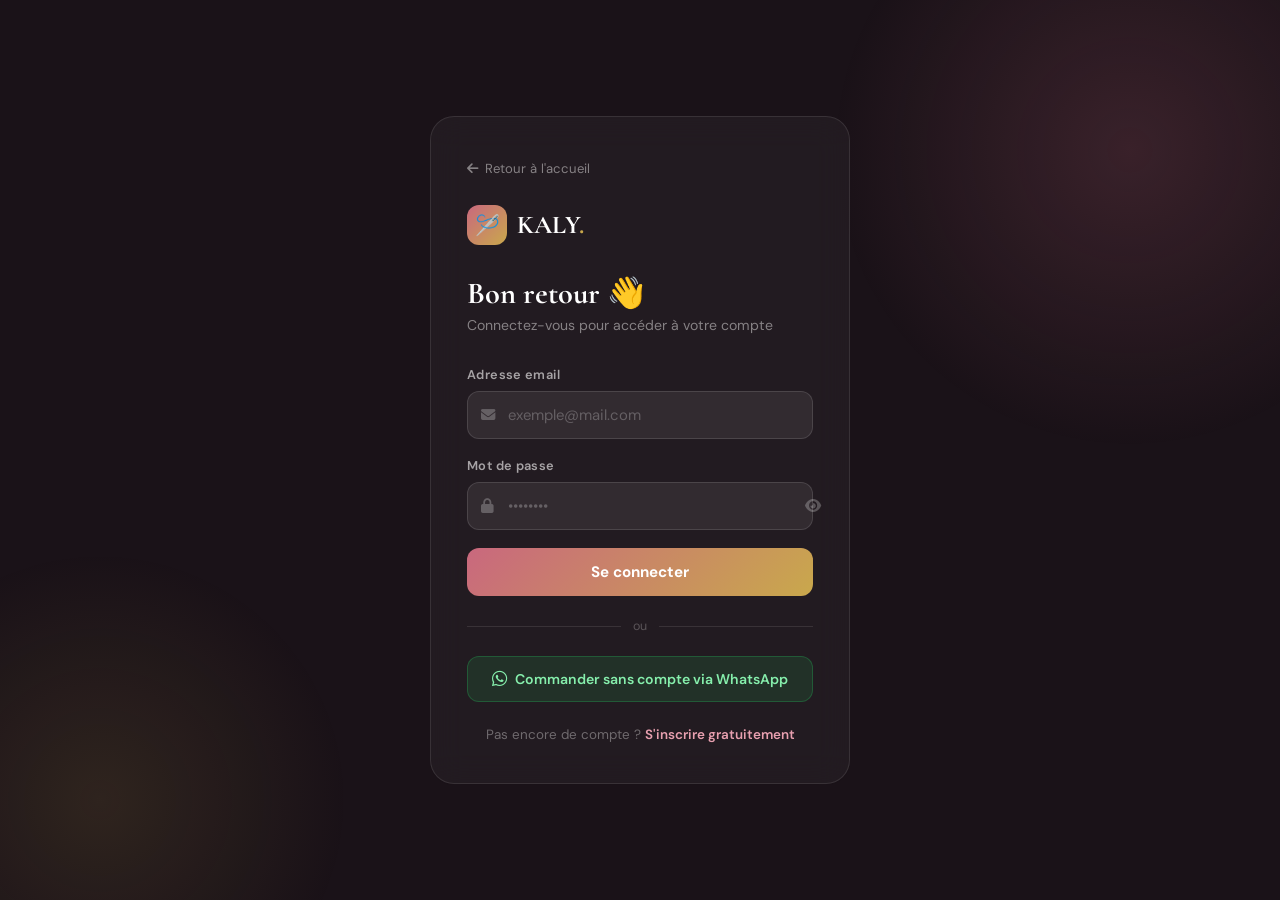
<file: login.html>
<!DOCTYPE html>
<html lang="fr">
<head>
  <meta charset="UTF-8"/>
  <meta name="viewport" content="width=device-width, initial-scale=1.0, maximum-scale=1.0"/>
  <title>Connexion — KALY</title>
  <link rel="preconnect" href="https://fonts.googleapis.com"/>
  <link rel="preconnect" href="https://fonts.gstatic.com" crossorigin/>
  <link href="https://fonts.googleapis.com/css2?family=Cormorant+Garamond:wght@400;600;700&family=DM+Sans:wght@300;400;500;600&display=swap" rel="stylesheet"/>
  <link rel="stylesheet" href="https://cdnjs.cloudflare.com/ajax/libs/font-awesome/6.4.0/css/all.min.css"/>
  <style>
    *, *::before, *::after { margin:0; padding:0; box-sizing:border-box; }
    :root {
      --rose:      #e8a0b0;
      --rose-deep: #c9687e;
      --gold:      #c9a84c;
      --dark:      #1a1218;
      --mid:       #2e2129;
      --soft:      #f7f1f3;
      --muted:     #8a717a;
      --white:     #ffffff;
    }
    html, body { height: 100%; }
    body {
      font-family: 'DM Sans', sans-serif;
      background: var(--dark);
      display: flex; align-items: center; justify-content: center;
      min-height: 100vh; padding: 20px;
      position: relative; overflow: hidden;
    }

    /* background blobs */
    body::before {
      content:''; position:fixed;
      width:600px; height:600px;
      background: radial-gradient(circle, rgba(201,104,126,.18) 0%, transparent 70%);
      top:-150px; right:-150px; pointer-events:none;
    }
    body::after {
      content:''; position:fixed;
      width:500px; height:500px;
      background: radial-gradient(circle, rgba(201,168,76,.12) 0%, transparent 70%);
      bottom:-150px; left:-150px; pointer-events:none;
    }

    .card {
      width: 100%; max-width: 420px;
      background: rgba(255,255,255,.04);
      border: 1px solid rgba(255,255,255,.1);
      border-radius: 24px; padding: 40px 36px;
      backdrop-filter: blur(16px);
      -webkit-backdrop-filter: blur(16px);
      position: relative; z-index: 1;
      animation: cardIn .5s ease both;
    }
    @keyframes cardIn {
      from { opacity:0; transform:translateY(24px); }
      to   { opacity:1; transform:translateY(0); }
    }

    /* Back link */
    .back-link {
      display:inline-flex; align-items:center; gap:7px;
      color: rgba(255,255,255,.45); font-size:.82rem; text-decoration:none;
      margin-bottom: 28px; transition: color .2s;
    }
    .back-link:hover { color: var(--rose); }

    /* Logo */
    .auth-logo {
      display:flex; align-items:center; gap:10px; margin-bottom:32px;
      text-decoration: none;
    }
    .auth-logo-icon {
      width:40px; height:40px; border-radius:12px;
      background: linear-gradient(135deg, var(--rose-deep), var(--gold));
      display:flex; align-items:center; justify-content:center;
      font-size:20px;
    }
    .auth-logo-text {
      font-family: 'Cormorant Garamond', serif;
      font-size:1.6rem; font-weight:700; color:var(--white);
    }
    .auth-logo-text span { color:var(--gold); }

    /* Headings */
    .auth-title {
      font-family: 'Cormorant Garamond', serif;
      font-size:1.9rem; font-weight:700; color:var(--white);
      margin-bottom:6px; line-height:1.1;
    }
    .auth-sub { color: rgba(255,255,255,.45); font-size:.88rem; margin-bottom:32px; }

    /* Form */
    .field { margin-bottom:18px; }
    .field label {
      display:block; font-size:.8rem; font-weight:600;
      color: rgba(255,255,255,.6); margin-bottom:8px; letter-spacing:.03em;
    }
    .input-wrap { position:relative; }
    .input-wrap i {
      position:absolute; left:14px; top:50%; transform:translateY(-50%);
      color: rgba(255,255,255,.25); font-size:.9rem; pointer-events:none;
    }
    .input-wrap input {
      width:100%; padding: 13px 14px 13px 40px;
      background: rgba(255,255,255,.07);
      border: 1px solid rgba(255,255,255,.12);
      border-radius:12px; color:var(--white); font-size:.93rem;
      font-family:'DM Sans', sans-serif;
      transition: border-color .2s, background .2s;
    }
    .input-wrap input::placeholder { color: rgba(255,255,255,.25); }
    .input-wrap input:focus {
      outline:none;
      border-color: var(--rose);
      background: rgba(255,255,255,.1);
    }
    /* password toggle */
    .eye-btn {
      position:absolute; right:14px; top:50%; transform:translateY(-50%);
      background:none; border:none; color:rgba(255,255,255,.3);
      cursor:pointer; font-size:.9rem; padding:4px;
      transition: color .2s;
    }
    .eye-btn:hover { color: var(--rose); }

    /* Error */
    .error-msg {
      display:none; align-items:center; gap:8px;
      background: rgba(248,113,113,.12); border:1px solid rgba(248,113,113,.25);
      border-radius:10px; padding:11px 14px;
      color:#fca5a5; font-size:.84rem; margin-bottom:18px;
    }
    .error-msg.show { display:flex; }

    /* Submit btn */
    .btn-submit {
      width:100%; padding:14px;
      background: linear-gradient(135deg, var(--rose-deep), var(--gold));
      color:var(--white); border:none; border-radius:12px;
      font-size:.95rem; font-weight:700; font-family:'DM Sans',sans-serif;
      cursor:pointer; transition: opacity .2s, transform .2s;
      display:flex; align-items:center; justify-content:center; gap:8px;
      margin-top:8px;
    }
    .btn-submit:hover:not(:disabled) { opacity:.88; transform:translateY(-1px); }
    .btn-submit:disabled { opacity:.5; cursor:not-allowed; }

    /* Spinner */
    .spinner {
      width:16px; height:16px; border:2px solid rgba(255,255,255,.3);
      border-top-color:white; border-radius:50%;
      animation: spin .7s linear infinite; display:none;
    }
    .btn-submit.loading .spinner { display:block; }
    .btn-submit.loading .btn-label { display:none; }
    @keyframes spin { to { transform:rotate(360deg); } }

    /* Footer link */
    .auth-footer {
      text-align:center; margin-top:24px;
      color: rgba(255,255,255,.35); font-size:.84rem;
    }
    .auth-footer a { color:var(--rose); font-weight:600; text-decoration:none; }
    .auth-footer a:hover { color:var(--rose-deep); }

    /* Divider */
    .divider {
      display:flex; align-items:center; gap:12px; margin:22px 0;
    }
    .divider::before, .divider::after {
      content:''; flex:1; height:1px; background:rgba(255,255,255,.1);
    }
    .divider span { color:rgba(255,255,255,.25); font-size:.78rem; white-space:nowrap; }

    /* Social login (WhatsApp shortcut) */
    .wa-btn {
      width:100%; padding:13px;
      background:rgba(37,211,102,.12); border:1px solid rgba(37,211,102,.25);
      color:#86efac; border-radius:12px; font-size:.88rem; font-weight:600;
      cursor:pointer; display:flex; align-items:center; justify-content:center; gap:8px;
      text-decoration:none; transition: background .2s;
    }
    .wa-btn:hover { background:rgba(37,211,102,.2); }
  </style>
</head>
<body>

<div class="card">
  <a href="index.html" class="back-link"><i class="fas fa-arrow-left"></i> Retour à l'accueil</a>

  <a href="index.html" class="auth-logo">
    <div class="auth-logo-icon">🪡</div>
    <span class="auth-logo-text">KALY<span>.</span></span>
  </a>

  <h1 class="auth-title">Bon retour 👋</h1>
  <p class="auth-sub">Connectez-vous pour accéder à votre compte</p>

  <div class="error-msg" id="errorMsg">
    <i class="fas fa-exclamation-circle"></i>
    <span id="errorText">Erreur de connexion</span>
  </div>

  <div class="field">
    <label>Adresse email</label>
    <div class="input-wrap">
      <i class="fas fa-envelope"></i>
      <input type="email" id="email" placeholder="exemple@mail.com" required autocomplete="email"/>
    </div>
  </div>

  <div class="field">
    <label>Mot de passe</label>
    <div class="input-wrap">
      <i class="fas fa-lock"></i>
      <input type="password" id="password" placeholder="••••••••" required autocomplete="current-password" id="passInput"/>
      <button class="eye-btn" type="button" id="eyeBtn" tabindex="-1">
        <i class="fas fa-eye" id="eyeIcon"></i>
      </button>
    </div>
  </div>

  <button class="btn-submit" id="submitBtn">
    <div class="spinner"></div>
    <span class="btn-label">Se connecter</span>
  </button>

  <div class="divider"><span>ou</span></div>

  <a href="https://wa.me/22379747424" target="_blank" class="wa-btn">
    <i class="fab fa-whatsapp" style="font-size:1.1rem"></i>
    Commander sans compte via WhatsApp
  </a>

  <div class="auth-footer">
    Pas encore de compte ? <a href="register.html">S'inscrire gratuitement</a>
  </div>
</div>

<script>
const API_URL = 'https://kaly-backend.onrender.com/api';

/* Password toggle */
document.getElementById('eyeBtn').addEventListener('click', () => {
  const input = document.getElementById('password');
  const icon  = document.getElementById('eyeIcon');
  if (input.type === 'password') {
    input.type = 'text';
    icon.className = 'fas fa-eye-slash';
  } else {
    input.type = 'password';
    icon.className = 'fas fa-eye';
  }
});

/* Login form */
document.getElementById('submitBtn').addEventListener('click', async () => {
  const btn      = document.getElementById('submitBtn');
  const errorDiv = document.getElementById('errorMsg');
  const errorTxt = document.getElementById('errorText');
  const email    = document.getElementById('email').value.trim();
  const password = document.getElementById('password').value;

  if (!email || !password) {
    errorTxt.textContent = 'Veuillez remplir tous les champs.';
    errorDiv.classList.add('show'); return;
  }

  btn.disabled = true;
  btn.classList.add('loading');
  errorDiv.classList.remove('show');

  try {
    const res  = await fetch(`${API_URL}/auth/login`, {
      method: 'POST',
      headers: { 'Content-Type': 'application/json' },
      body: JSON.stringify({ email, password })
    });
    const data = await res.json();

    if (res.ok) {
      /* ── Sauvegarde standardisée ── */
      localStorage.setItem('kaly_user',  JSON.stringify(data.user  || data));
      localStorage.setItem('kaly_token', data.token || '');
      /* Redirection */
      const redirect = new URLSearchParams(location.search).get('redirect') || 'index.html';
      window.location.href = redirect;
    } else {
      errorTxt.textContent = data.error || data.message || 'Email ou mot de passe incorrect.';
      errorDiv.classList.add('show');
    }
  } catch {
    errorTxt.textContent = 'Le serveur ne répond pas. Vérifiez votre connexion.';
    errorDiv.classList.add('show');
  } finally {
    btn.disabled = false;
    btn.classList.remove('loading');
  }
});

/* Enter key */
document.addEventListener('keydown', e => {
  if (e.key === 'Enter') document.getElementById('submitBtn').click();
});
</script>
</body>
</html>
</file>
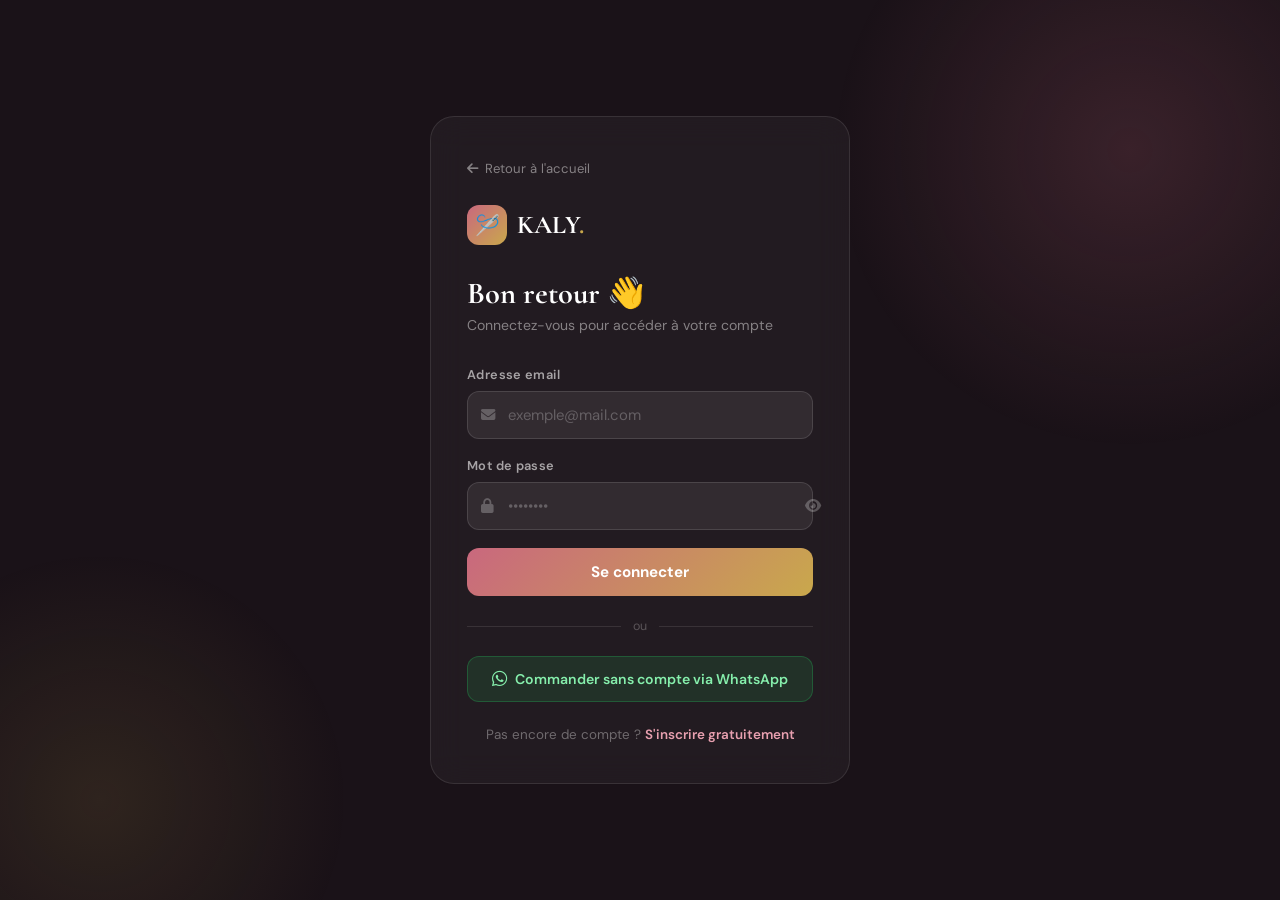
<file: orders.html>
<!DOCTYPE html>
<html lang="fr">
<head>
<meta charset="UTF-8">
<meta name="viewport" content="width=device-width, initial-scale=1.0">
<title>Mes Commandes — KALY</title>
<link rel="preconnect" href="https://fonts.googleapis.com">
<link rel="preconnect" href="https://fonts.gstatic.com" crossorigin>
<link href="https://fonts.googleapis.com/css2?family=Cormorant+Garamond:wght@400;600;700&family=DM+Sans:wght@300;400;500;600&display=swap" rel="stylesheet">
<link rel="stylesheet" href="https://cdnjs.cloudflare.com/ajax/libs/font-awesome/6.4.0/css/all.min.css">
<style>
*,*::before,*::after{margin:0;padding:0;box-sizing:border-box}
:root{--rose:#e8a0b0;--rose-deep:#c9687e;--gold:#c9a84c;--dark:#1a1218;--mid:#2e2129;--soft:#f7f1f3;--muted:#8a717a;--white:#fff;--green:#25D366;--radius:14px;--hh:64px}
html{scroll-behavior:smooth}
body{font-family:'DM Sans',sans-serif;background:var(--soft);color:var(--dark);overflow-x:hidden}
::-webkit-scrollbar{width:5px}::-webkit-scrollbar-thumb{background:var(--rose-deep);border-radius:99px}
.header{position:sticky;top:0;z-index:200;height:var(--hh);background:rgba(26,18,24,0.97);border-bottom:1px solid rgba(255,255,255,0.06)}
.header-inner{max-width:1200px;margin:0 auto;height:100%;display:flex;align-items:center;justify-content:space-between;padding:0 16px}
.logo{display:flex;align-items:center;gap:9px;text-decoration:none}
.logo-icon{width:36px;height:36px;border-radius:10px;background:linear-gradient(135deg,var(--rose-deep),var(--gold));display:flex;align-items:center;justify-content:center;font-size:18px;flex-shrink:0}
.logo-text{font-family:'Cormorant Garamond',serif;font-size:1.45rem;font-weight:700;color:#fff;letter-spacing:.04em}
.logo-text span{color:var(--gold)}
.nav-links{display:flex;align-items:center;gap:24px}
.nav-links a{color:rgba(255,255,255,.7);text-decoration:none;font-size:.88rem;font-weight:500;transition:color .2s}
.nav-links a:hover{color:#fff}
.cart-btn{position:relative;color:#fff;text-decoration:none;font-size:1.1rem;padding:6px 10px}
.cart-count{position:absolute;top:0;right:0;background:var(--rose-deep);color:#fff;font-size:.62rem;font-weight:700;width:17px;height:17px;border-radius:50%;display:flex;align-items:center;justify-content:center}
.auth-area{display:flex;align-items:center;gap:8px}
.btn-login{padding:7px 16px;border:1.5px solid rgba(255,255,255,.3);background:transparent;color:#fff;border-radius:8px;font-size:.84rem;font-weight:500;cursor:pointer;text-decoration:none}
.btn-signup{padding:7px 16px;background:linear-gradient(135deg,var(--rose-deep),var(--gold));color:#fff;border:none;border-radius:8px;font-size:.84rem;font-weight:600;cursor:pointer;text-decoration:none}
.user-menu{position:relative}
.user-trigger{display:flex;align-items:center;gap:9px;background:rgba(255,255,255,.07);border:1px solid rgba(255,255,255,.12);border-radius:99px;padding:5px 14px 5px 6px;cursor:pointer}
.user-avatar{width:30px;height:30px;border-radius:50%;background:linear-gradient(135deg,var(--rose-deep),var(--gold));display:flex;align-items:center;justify-content:center;color:#fff;font-size:.78rem;font-weight:700}
.user-name{color:#fff;font-size:.84rem;font-weight:500;max-width:90px;overflow:hidden;white-space:nowrap;text-overflow:ellipsis}
.user-dropdown{display:none;position:absolute;top:calc(100% + 10px);right:0;background:var(--mid);border:1px solid rgba(255,255,255,.1);border-radius:var(--radius);padding:8px;min-width:190px;box-shadow:0 20px 40px rgba(0,0,0,.4);z-index:300}
.user-dropdown.open{display:block;animation:dropIn .18s ease}
@keyframes dropIn{from{opacity:0;transform:translateY(-6px)}to{opacity:1;transform:translateY(0)}}
.dd-header{padding:10px 12px 12px;border-bottom:1px solid rgba(255,255,255,.08);margin-bottom:6px}
.dd-greet{color:rgba(255,255,255,.5);font-size:.75rem;margin-bottom:2px}.dd-name{color:#fff;font-weight:600;font-size:.9rem}
.dd-item{display:flex;align-items:center;gap:10px;padding:9px 12px;border-radius:8px;color:rgba(255,255,255,.75);font-size:.85rem;text-decoration:none;cursor:pointer;border:none;background:none;width:100%;transition:background .15s;font-family:'DM Sans',sans-serif}
.dd-item:hover{background:rgba(255,255,255,.07);color:#fff}.dd-item i{width:16px;color:var(--rose)}
.dd-item.logout{color:#f87171}.dd-item.logout i{color:#f87171}.dd-item.logout:hover{background:rgba(248,113,113,.1)}
.dd-divider{height:1px;background:rgba(255,255,255,.07);margin:6px 0}
.hamburger{display:none;flex-direction:column;gap:5px;cursor:pointer;padding:4px;background:none;border:none}
.hamburger span{display:block;width:22px;height:2px;background:#fff;border-radius:2px}
.mobile-cart{display:none;position:relative;color:#fff;text-decoration:none;font-size:1.15rem}
.mob-nav{display:none;position:fixed;inset:0;z-index:190}.mob-nav.open{display:block}
.mob-backdrop{position:absolute;inset:0;background:rgba(0,0,0,.6)}
.mob-drawer{position:absolute;top:0;right:0;width:min(310px,85vw);height:100%;background:var(--dark);padding:80px 24px 32px;display:flex;flex-direction:column;gap:6px;overflow-y:auto;animation:slideL .25s ease}
@keyframes slideL{from{transform:translateX(100%)}to{transform:translateX(0)}}
.mob-drawer a,.mob-drawer button{display:flex;align-items:center;gap:14px;padding:13px 16px;border-radius:10px;color:rgba(255,255,255,.8);font-size:.95rem;font-weight:500;text-decoration:none;cursor:pointer;border:none;background:none;width:100%;transition:background .15s;font-family:'DM Sans',sans-serif}
.mob-drawer a i,.mob-drawer button i{width:20px;text-align:center;color:var(--rose)}
.mob-drawer a:hover,.mob-drawer button:hover{background:rgba(255,255,255,.06);color:#fff}
.mob-divider{height:1px;background:rgba(255,255,255,.07);margin:10px 0}
.mob-user-card{display:flex;align-items:center;gap:12px;padding:14px 16px;background:rgba(255,255,255,.05);border-radius:12px;margin-bottom:8px}
.mob-avatar{width:40px;height:40px;border-radius:50%;background:linear-gradient(135deg,var(--rose-deep),var(--gold));display:flex;align-items:center;justify-content:center;color:#fff;font-weight:700;font-size:.9rem;flex-shrink:0}
.mob-uname{color:#fff;font-weight:600;font-size:.95rem}.mob-uemail{color:rgba(255,255,255,.4);font-size:.75rem}
.mob-auth{display:flex;gap:10px;padding:4px 0 12px}
.mob-auth a{flex:1;justify-content:center;padding:12px;border-radius:10px;font-size:.9rem;font-weight:600}
.mob-login{background:rgba(255,255,255,.07);color:#fff}.mob-register{background:linear-gradient(135deg,var(--rose-deep),var(--gold));color:#fff}

/* PAGE */
.page-hero{background:linear-gradient(135deg,var(--dark) 0%,var(--mid) 100%);padding:36px 20px;position:relative;overflow:hidden}
.page-hero::before{content:'';position:absolute;width:400px;height:400px;background:radial-gradient(circle,rgba(201,104,126,.2) 0%,transparent 70%);top:-100px;right:-100px;pointer-events:none}
.page-hero-inner{max-width:900px;margin:0 auto;position:relative;z-index:1}
.page-eyebrow{color:var(--gold);font-size:.75rem;font-weight:700;letter-spacing:.1em;text-transform:uppercase;display:block;margin-bottom:6px}
.page-title{font-family:'Cormorant Garamond',serif;font-size:clamp(1.8rem,4vw,2.4rem);font-weight:700;color:#fff}
.page-sub{color:rgba(255,255,255,.5);font-size:.88rem;margin-top:6px}

/* CONTENT */
.main{max-width:900px;margin:0 auto;padding:28px 20px 64px}

/* HOW IT WORKS */
.how-card{background:#fff;border-radius:var(--radius);border:1px solid rgba(0,0,0,.06);padding:24px;margin-bottom:24px}
.how-title{font-family:'Cormorant Garamond',serif;font-size:1.2rem;font-weight:700;margin-bottom:16px;display:flex;align-items:center;gap:10px}
.how-title i{color:var(--rose-deep)}
.steps{display:flex;flex-direction:column;gap:14px}
.step{display:flex;align-items:flex-start;gap:14px}
.step-num{width:32px;height:32px;border-radius:50%;background:linear-gradient(135deg,var(--rose-deep),var(--gold));color:#fff;font-size:.8rem;font-weight:700;display:flex;align-items:center;justify-content:center;flex-shrink:0;margin-top:2px}
.step-info h4{font-size:.9rem;font-weight:600;color:var(--dark);margin-bottom:3px}
.step-info p{font-size:.84rem;color:var(--muted);line-height:1.5}

/* ORDER HISTORY (localStorage) */
.section-title{font-family:'Cormorant Garamond',serif;font-size:1.3rem;font-weight:700;margin-bottom:16px}

/* CART SUMMARY AS "CURRENT ORDER" */
.order-card{background:#fff;border-radius:var(--radius);border:1px solid rgba(0,0,0,.06);overflow:hidden;margin-bottom:14px}
.order-header{display:flex;align-items:center;justify-content:space-between;padding:16px 18px;border-bottom:1px solid rgba(0,0,0,.06);flex-wrap:wrap;gap:10px}
.order-id{font-size:.78rem;color:var(--muted);font-weight:500}
.order-date{font-size:.78rem;color:var(--muted)}
.order-status{display:inline-flex;align-items:center;gap:6px;padding:4px 12px;border-radius:99px;font-size:.75rem;font-weight:700}
.status-pending{background:rgba(234,179,8,.1);color:#a16207;border:1px solid rgba(234,179,8,.2)}
.status-done{background:rgba(16,185,129,.1);color:#059669;border:1px solid rgba(16,185,129,.2)}
.order-items{padding:14px 18px;display:flex;flex-direction:column;gap:10px}
.order-item{display:flex;align-items:center;gap:12px}
.order-item img{width:48px;height:48px;border-radius:8px;object-fit:cover;background:var(--soft);flex-shrink:0}
.order-item-info{flex:1;min-width:0}
.order-item-name{font-weight:600;font-size:.88rem;white-space:nowrap;overflow:hidden;text-overflow:ellipsis}
.order-item-detail{font-size:.78rem;color:var(--muted);margin-top:2px}
.order-footer{padding:14px 18px;border-top:1px solid rgba(0,0,0,.06);display:flex;align-items:center;justify-content:space-between;flex-wrap:wrap;gap:10px}
.order-total{font-family:'Cormorant Garamond',serif;font-size:1.2rem;font-weight:700;color:var(--rose-deep)}

/* EMPTY */
.empty-state{text-align:center;padding:56px 20px;background:#fff;border-radius:var(--radius);border:1px solid rgba(0,0,0,.06)}
.empty-state i{font-size:3rem;opacity:.2;display:block;margin-bottom:14px}
.empty-state h3{font-family:'Cormorant Garamond',serif;font-size:1.4rem;font-weight:700;margin-bottom:8px}
.empty-state p{color:var(--muted);font-size:.9rem;margin-bottom:22px}

/* WA CTA */
.wa-cta{background:linear-gradient(135deg,var(--dark),var(--mid));border-radius:var(--radius);padding:24px;text-align:center;margin-bottom:24px}
.wa-cta h3{font-family:'Cormorant Garamond',serif;font-size:1.3rem;font-weight:700;color:#fff;margin-bottom:8px}
.wa-cta p{color:rgba(255,255,255,.5);font-size:.88rem;margin-bottom:18px}
.btn-wa{display:inline-flex;align-items:center;gap:10px;padding:13px 28px;background:var(--green);color:#fff;border:none;border-radius:10px;font-size:.95rem;font-weight:700;text-decoration:none;transition:transform .2s,box-shadow .2s;font-family:'DM Sans',sans-serif}
.btn-wa:hover{transform:translateY(-2px);box-shadow:0 10px 28px rgba(37,211,102,.3)}
.btn-back{display:inline-flex;align-items:center;gap:8px;padding:11px 22px;background:rgba(0,0,0,.06);color:var(--dark);border:none;border-radius:10px;font-size:.88rem;font-weight:600;text-decoration:none;font-family:'DM Sans',sans-serif;transition:background .2s}
.btn-back:hover{background:rgba(0,0,0,.1)}
.btn-shop{display:inline-flex;align-items:center;gap:8px;padding:12px 24px;background:linear-gradient(135deg,var(--rose-deep),var(--gold));color:#fff;border:none;border-radius:10px;font-size:.9rem;font-weight:600;text-decoration:none;font-family:'DM Sans',sans-serif}

/* FOOTER */
.footer{background:var(--dark);color:#fff;padding:48px 20px 24px}
.footer-grid{max-width:1200px;margin:0 auto 32px;display:grid;grid-template-columns:1.5fr 1fr 1fr 1fr;gap:36px}
.footer-brand p{color:rgba(255,255,255,.5);font-size:.85rem;line-height:1.7;margin-bottom:18px}
.social-row{display:flex;gap:10px}
.social-btn{width:36px;height:36px;border-radius:9px;background:rgba(255,255,255,.07);color:rgba(255,255,255,.7);display:flex;align-items:center;justify-content:center;font-size:.9rem;text-decoration:none;transition:background .2s}
.social-btn:hover{background:var(--rose-deep);color:#fff}
.footer-col h4{color:#fff;font-size:.82rem;font-weight:700;letter-spacing:.08em;text-transform:uppercase;margin-bottom:14px;opacity:.45}
.footer-col a,.footer-col p{display:block;color:rgba(255,255,255,.55);font-size:.87rem;text-decoration:none;margin-bottom:9px;transition:color .2s}
.footer-col a:hover{color:#fff}
.footer-bottom{max-width:1200px;margin:0 auto;border-top:1px solid rgba(255,255,255,.07);padding-top:18px;display:flex;justify-content:space-between;align-items:center;flex-wrap:wrap;gap:10px}
.footer-bottom p{color:rgba(255,255,255,.3);font-size:.8rem}

@media(max-width:900px){.nav-links{display:none}.auth-area{display:none}.hamburger{display:flex}.mobile-cart{display:block}.footer-grid{grid-template-columns:1fr 1fr;gap:24px}}
@media(max-width:600px){.footer-grid{grid-template-columns:1fr 1fr}.order-header{flex-direction:column;align-items:flex-start}}
</style>
</head>
<body>

<header class="header">
  <div class="header-inner">
    <a href="index.html" class="logo"><div class="logo-icon">&#x1FAA1;</div><span class="logo-text">KALY<span>.</span></span></a>
    <nav class="nav-links">
      <a href="index.html">Accueil</a>
      <a href="products.html">Produits</a>
      <a href="cart.html" class="cart-btn"><i class="fas fa-shopping-bag"></i><span class="cart-count">0</span></a>
    </nav>
    <div class="auth-area" id="auth-area"></div>
    <div style="display:flex;align-items:center;gap:14px">
      <a href="cart.html" class="mobile-cart"><i class="fas fa-shopping-bag"></i><span class="cart-count">0</span></a>
      <button class="hamburger" id="ham-btn"><span></span><span></span><span></span></button>
    </div>
  </div>
</header>
<div class="mob-nav" id="mob-nav"><div class="mob-backdrop" id="mob-back"></div><div class="mob-drawer" id="mob-drawer"></div></div>

<div class="page-hero">
  <div class="page-hero-inner">
    <span class="page-eyebrow">Historique</span>
    <h1 class="page-title">Mes Commandes</h1>
    <p class="page-sub">Retrouvez toutes vos commandes passees via WhatsApp</p>
  </div>
</div>

<div class="main">

  <!-- COMMENT CA MARCHE -->
  <div class="how-card">
    <div class="how-title"><i class="fas fa-info-circle"></i> Comment fonctionnent les commandes KALY ?</div>
    <div class="steps">
      <div class="step">
        <div class="step-num">1</div>
        <div class="step-info"><h4>Ajoutez au panier</h4><p>Selectionnez vos articles favoris et ajoutez-les a votre panier.</p></div>
      </div>
      <div class="step">
        <div class="step-num">2</div>
        <div class="step-info"><h4>Commandez sur WhatsApp</h4><p>Cliquez "Commander sur WhatsApp" — votre panier est envoye automatiquement a notre equipe.</p></div>
      </div>
      <div class="step">
        <div class="step-num">3</div>
        <div class="step-info"><h4>Confirmation et livraison</h4><p>Notre equipe vous confirme la commande, discute de la livraison et du paiement directement avec vous.</p></div>
      </div>
    </div>
  </div>

  <!-- PANIER ACTUEL -->
  <div id="orders-content"></div>

  <!-- WA CTA -->
  <div class="wa-cta">
    <h3>Nouvelle commande ?</h3>
    <p>Ajoutez vos articles au panier et commandez directement sur WhatsApp</p>
    <div style="display:flex;gap:12px;justify-content:center;flex-wrap:wrap">
      <a href="products.html" class="btn-back"><i class="fas fa-th-large"></i> Voir les produits</a>
      <a href="https://wa.me/22379747424" target="_blank" class="btn-wa"><i class="fab fa-whatsapp" style="font-size:1.1rem"></i> Contacter KALY</a>
    </div>
  </div>

</div>

<footer class="footer">
  <div class="footer-grid">
    <div class="footer-brand">
      <div style="display:flex;align-items:center;gap:9px;margin-bottom:14px"><div class="logo-icon" style="width:32px;height:32px;font-size:15px">&#x1FAA1;</div><span class="logo-text">KALY<span>.</span></span></div>
      <p>Vetements et accessoires africains cousus avec passion.</p>
      <div class="social-row">
        <a href="https://www.instagram.com/ly.s_clothing_empire_" target="_blank" class="social-btn"><i class="fab fa-instagram"></i></a>
        <a href="https://www.tiktok.com/@kaly.125" target="_blank" class="social-btn"><i class="fab fa-tiktok"></i></a>
        <a href="https://wa.me/22379747424" target="_blank" class="social-btn"><i class="fab fa-whatsapp"></i></a>
      </div>
    </div>
    <div class="footer-col"><h4>Navigation</h4><a href="index.html">Accueil</a><a href="products.html">Produits</a><a href="cart.html">Panier</a></div>
    <div class="footer-col"><h4>Categories</h4><a href="products.html?category=vetements">Vetements</a><a href="products.html?category=sacs">Sacs</a><a href="products.html?category=chaussures">Chaussures</a><a href="products.html?category=accessoires">Accessoires</a></div>
    <div class="footer-col"><h4>Contact</h4><p><i class="fas fa-phone" style="margin-right:6px;color:var(--rose)"></i>+233 054 378 5331</p><p><i class="fab fa-whatsapp" style="margin-right:6px;color:var(--green)"></i>+223 79 74 74 24</p></div>
  </div>
  <div class="footer-bottom"><p>2025 KALY. Tous droits reserves.</p><p>Fait avec amour en Afrique</p></div>
</footer>

<script>
var API = 'https://kaly-backend.onrender.com/api';

function getUser(){try{return JSON.parse(localStorage.getItem('kaly_user'));}catch(e){return null;}}
function getInitials(s){if(!s)return '?';return s.trim().split(' ').map(function(w){return w[0]||'';}).slice(0,2).join('').toUpperCase();}
function logout(){localStorage.removeItem('kaly_user');localStorage.removeItem('kaly_token');window.location.href='index.html';}
function closeMob(){document.getElementById('mob-nav').classList.remove('open');document.body.style.overflow='';}

function renderAuth(){
  var user=getUser();var area=document.getElementById('auth-area');var drawer=document.getElementById('mob-drawer');if(!area)return;
  if(user){
    var init=getInitials(user.name||user.username||user.email||'');var name=user.name||user.username||'Mon compte';var email=user.email||'';
    area.innerHTML='<div class="user-menu"><div class="user-trigger" id="utrig"><div class="user-avatar">'+init+'</div><span class="user-name">'+name+'</span><i class="fas fa-chevron-down" style="color:rgba(255,255,255,.4);font-size:.65rem"></i></div><div class="user-dropdown" id="udrop"><div class="dd-header"><div class="dd-greet">Connecte en tant que</div><div class="dd-name">'+name+'</div></div><a href="account.html" class="dd-item"><i class="fas fa-user"></i> Mon profil</a><a href="orders.html" class="dd-item"><i class="fas fa-box"></i> Mes commandes</a><div class="dd-divider"></div><button class="dd-item logout" onclick="logout()"><i class="fas fa-sign-out-alt"></i> Deconnexion</button></div></div>';
    var trig=document.getElementById('utrig');var drop=document.getElementById('udrop');
    if(trig&&drop){trig.addEventListener('click',function(e){e.stopPropagation();drop.classList.toggle('open');});document.addEventListener('click',function(){drop.classList.remove('open');});}
    if(drawer){drawer.innerHTML='<div class="mob-user-card"><div class="mob-avatar">'+init+'</div><div><div class="mob-uname">'+name+'</div><div class="mob-uemail">'+email+'</div></div></div><a href="index.html" onclick="closeMob()"><i class="fas fa-home"></i> Accueil</a><a href="products.html" onclick="closeMob()"><i class="fas fa-th-large"></i> Produits</a><a href="cart.html" onclick="closeMob()"><i class="fas fa-shopping-bag"></i> Panier</a><div class="mob-divider"></div><a href="account.html" onclick="closeMob()"><i class="fas fa-user"></i> Mon profil</a><div class="mob-divider"></div><button onclick="logout()"><i class="fas fa-sign-out-alt" style="color:#f87171"></i><span style="color:#f87171">Deconnexion</span></button>';}
  } else {
    window.location.href = 'login.html?redirect=orders.html';
  }
}

function getCart(){try{return JSON.parse(localStorage.getItem('kaly_cart'))||[];}catch(e){return[];}}
function getOrders(){try{return JSON.parse(localStorage.getItem('kaly_orders'))||[];}catch(e){return[];}}
function updateCartCount(){var n=getCart().reduce(function(s,i){return s+i.quantity;},0);document.querySelectorAll('.cart-count').forEach(function(el){el.textContent=n;});}

function renderOrders(){
  var el = document.getElementById('orders-content');
  var cart = getCart();
  var orders = getOrders();
  var html = '';

  /* Panier actuel si non vide */
  if(cart.length){
    var cartTotal = cart.reduce(function(s,i){return s+i.price*i.quantity;},0);
    var cartItems = cart.map(function(i){
      var img = i.image||'https://via.placeholder.com/48';
      return '<div class="order-item"><img src="'+img+'" alt="'+i.name+'"><div class="order-item-info"><div class="order-item-name">'+i.name+'</div><div class="order-item-detail">'+i.price.toLocaleString()+' FCFA &times; '+i.quantity+'</div></div></div>';
    }).join('');
    var waMsg = encodeURIComponent('Bonjour KALY! Je veux commander:\n\n'+cart.map(function(i){return i.quantity+'x '+i.name+' - '+i.price.toLocaleString()+' FCFA';}).join('\n')+'\n\nTOTAL: '+cartTotal.toLocaleString()+' FCFA\n\nMerci!');
    html += '<div style="margin-bottom:8px"><div class="section-title">Panier en cours</div></div>'+
      '<div class="order-card">'+
        '<div class="order-header">'+
          '<div><div class="order-id">Panier actuel</div><div class="order-date">'+cart.length+' article'+(cart.length>1?'s':'')+'</div></div>'+
          '<span class="order-status status-pending"><i class="fas fa-clock"></i> En attente</span>'+
        '</div>'+
        '<div class="order-items">'+cartItems+'</div>'+
        '<div class="order-footer">'+
          '<span class="order-total">'+cartTotal.toLocaleString()+' FCFA</span>'+
          '<a href="https://wa.me/22379747424?text='+waMsg+'" target="_blank" class="btn-wa" style="padding:10px 18px;font-size:.86rem"><i class="fab fa-whatsapp"></i> Commander maintenant</a>'+
        '</div>'+
      '</div>';
  }

  /* Historique commandes sauvegardees */
  if(orders.length){
    html += '<div style="margin-bottom:8px;margin-top:24px"><div class="section-title">Historique</div></div>';
    orders.slice().reverse().forEach(function(order){
      var items = order.items.map(function(i){
        var img = i.image||'https://via.placeholder.com/48';
        return '<div class="order-item"><img src="'+img+'" alt="'+i.name+'"><div class="order-item-info"><div class="order-item-name">'+i.name+'</div><div class="order-item-detail">'+i.price.toLocaleString()+' FCFA &times; '+i.quantity+'</div></div></div>';
      }).join('');
      html += '<div class="order-card">'+
        '<div class="order-header">'+
          '<div><div class="order-id">Commande #'+order.id+'</div><div class="order-date">'+order.date+'</div></div>'+
          '<span class="order-status status-done"><i class="fas fa-check-circle"></i> Envoyee</span>'+
        '</div>'+
        '<div class="order-items">'+items+'</div>'+
        '<div class="order-footer">'+
          '<span class="order-total">'+order.total.toLocaleString()+' FCFA</span>'+
          '<span style="font-size:.8rem;color:var(--muted)">Via WhatsApp</span>'+
        '</div>'+
      '</div>';
    });
  }

  if(!cart.length && !orders.length){
    html = '<div class="empty-state">'+
      '<i class="fas fa-box-open"></i>'+
      '<h3>Aucune commande</h3>'+
      '<p>Vous n\'avez pas encore passe de commande.<br>Decouvrez notre collection!</p>'+
      '<a href="products.html" class="btn-shop"><i class="fas fa-th-large"></i> Voir les produits</a>'+
    '</div>';
  }

  el.innerHTML = html;
}

document.getElementById('ham-btn').addEventListener('click',function(){document.getElementById('mob-nav').classList.add('open');document.body.style.overflow='hidden';});
document.getElementById('mob-back').addEventListener('click',closeMob);
window.addEventListener('storage',function(e){if(e.key==='kaly_user'||e.key==='kaly_token')renderAuth();});

renderAuth(); updateCartCount(); renderOrders();
</script>
</body>
</html>
</file>
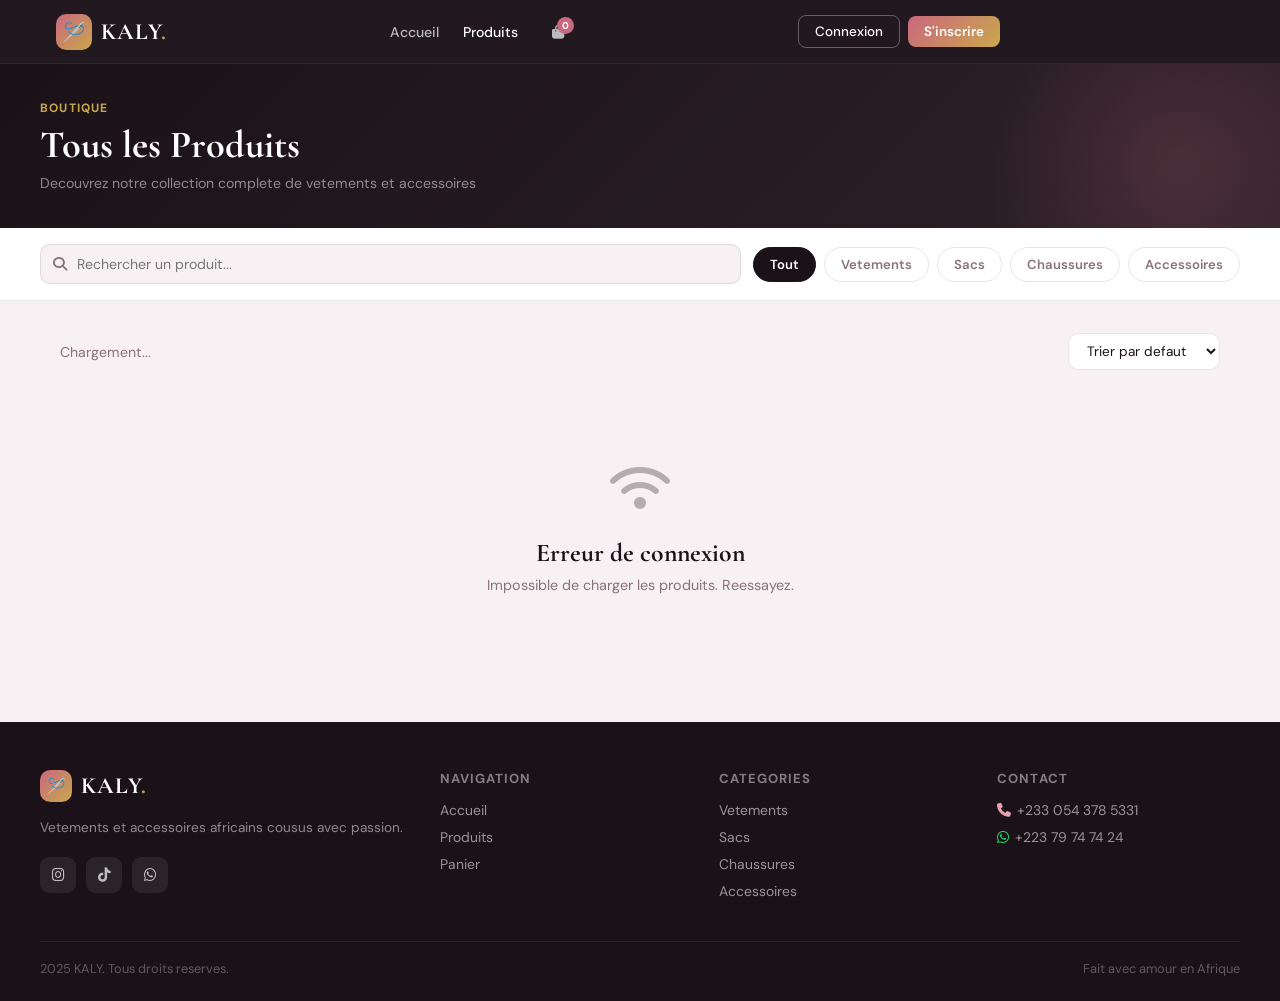
<file: product-detail.html>
<!DOCTYPE html>
<html lang="fr">
<head>
  <meta charset="UTF-8">
  <meta name="viewport" content="width=device-width, initial-scale=1.0">
  <title>Produit - KALY</title>
  <link rel="preconnect" href="https://fonts.googleapis.com">
  <link rel="preconnect" href="https://fonts.gstatic.com" crossorigin>
  <link href="https://fonts.googleapis.com/css2?family=Cormorant+Garamond:wght@400;600;700&family=DM+Sans:wght@300;400;500;600&display=swap" rel="stylesheet">
  <link rel="stylesheet" href="https://cdnjs.cloudflare.com/ajax/libs/font-awesome/6.4.0/css/all.min.css">
  <style>
    *,*::before,*::after{margin:0;padding:0;box-sizing:border-box}
    :root{--rose:#e8a0b0;--rose-deep:#c9687e;--gold:#c9a84c;--dark:#1a1218;--mid:#2e2129;--soft:#f7f1f3;--muted:#8a717a;--white:#fff;--green:#25D366;--radius:14px;--hh:64px}
    html{scroll-behavior:smooth}
    body{font-family:'DM Sans',sans-serif;background:var(--soft);color:var(--dark);overflow-x:hidden}
    ::-webkit-scrollbar{width:5px}::-webkit-scrollbar-thumb{background:var(--rose-deep);border-radius:99px}

    /* HEADER */
    .header{position:sticky;top:0;z-index:200;height:var(--hh);background:rgba(26,18,24,0.97);border-bottom:1px solid rgba(255,255,255,0.06)}
    .header-inner{max-width:1200px;margin:0 auto;height:100%;display:flex;align-items:center;justify-content:space-between;padding:0 16px}
    .logo{display:flex;align-items:center;gap:9px;text-decoration:none}
    .logo-icon{width:36px;height:36px;border-radius:10px;background:linear-gradient(135deg,var(--rose-deep),var(--gold));display:flex;align-items:center;justify-content:center;font-size:18px;flex-shrink:0}
    .logo-text{font-family:'Cormorant Garamond',serif;font-size:1.45rem;font-weight:700;color:#fff;letter-spacing:.04em}
    .logo-text span{color:var(--gold)}
    .nav-links{display:flex;align-items:center;gap:24px}
    .nav-links a{color:rgba(255,255,255,.7);text-decoration:none;font-size:.88rem;font-weight:500;transition:color .2s}
    .nav-links a:hover,.nav-links a.active{color:#fff}
    .cart-btn{position:relative;color:#fff;text-decoration:none;font-size:1.1rem;padding:6px 10px}
    .cart-count{position:absolute;top:0;right:0;background:var(--rose-deep);color:#fff;font-size:.62rem;font-weight:700;width:17px;height:17px;border-radius:50%;display:flex;align-items:center;justify-content:center}
    .auth-area{display:flex;align-items:center;gap:8px}
    .btn-login{padding:7px 16px;border:1.5px solid rgba(255,255,255,.3);background:transparent;color:#fff;border-radius:8px;font-size:.84rem;font-weight:500;cursor:pointer;text-decoration:none}
    .btn-signup{padding:7px 16px;background:linear-gradient(135deg,var(--rose-deep),var(--gold));color:#fff;border:none;border-radius:8px;font-size:.84rem;font-weight:600;cursor:pointer;text-decoration:none}
    .user-menu{position:relative}
    .user-trigger{display:flex;align-items:center;gap:9px;background:rgba(255,255,255,.07);border:1px solid rgba(255,255,255,.12);border-radius:99px;padding:5px 14px 5px 6px;cursor:pointer}
    .user-avatar{width:30px;height:30px;border-radius:50%;background:linear-gradient(135deg,var(--rose-deep),var(--gold));display:flex;align-items:center;justify-content:center;color:#fff;font-size:.78rem;font-weight:700}
    .user-name{color:#fff;font-size:.84rem;font-weight:500;max-width:90px;overflow:hidden;white-space:nowrap;text-overflow:ellipsis}
    .user-dropdown{display:none;position:absolute;top:calc(100% + 10px);right:0;background:var(--mid);border:1px solid rgba(255,255,255,.1);border-radius:var(--radius);padding:8px;min-width:190px;box-shadow:0 20px 40px rgba(0,0,0,.4);z-index:300}
    .user-dropdown.open{display:block;animation:dropIn .18s ease}
    @keyframes dropIn{from{opacity:0;transform:translateY(-6px)}to{opacity:1;transform:translateY(0)}}
    .dd-header{padding:10px 12px 12px;border-bottom:1px solid rgba(255,255,255,.08);margin-bottom:6px}
    .dd-greet{color:rgba(255,255,255,.5);font-size:.75rem;margin-bottom:2px}.dd-name{color:#fff;font-weight:600;font-size:.9rem}
    .dd-item{display:flex;align-items:center;gap:10px;padding:9px 12px;border-radius:8px;color:rgba(255,255,255,.75);font-size:.85rem;text-decoration:none;cursor:pointer;border:none;background:none;width:100%;transition:background .15s;font-family:'DM Sans',sans-serif}
    .dd-item:hover{background:rgba(255,255,255,.07);color:#fff}.dd-item i{width:16px;color:var(--rose)}
    .dd-item.logout{color:#f87171}.dd-item.logout i{color:#f87171}.dd-item.logout:hover{background:rgba(248,113,113,.1)}
    .dd-divider{height:1px;background:rgba(255,255,255,.07);margin:6px 0}
    .hamburger{display:none;flex-direction:column;gap:5px;cursor:pointer;padding:4px;background:none;border:none}
    .hamburger span{display:block;width:22px;height:2px;background:#fff;border-radius:2px}
    .mobile-cart{display:none;position:relative;color:#fff;text-decoration:none;font-size:1.15rem}
    .mob-nav{display:none;position:fixed;inset:0;z-index:190}.mob-nav.open{display:block}
    .mob-backdrop{position:absolute;inset:0;background:rgba(0,0,0,.6)}
    .mob-drawer{position:absolute;top:0;right:0;width:min(310px,85vw);height:100%;background:var(--dark);padding:80px 24px 32px;display:flex;flex-direction:column;gap:6px;overflow-y:auto;animation:slideL .25s ease}
    @keyframes slideL{from{transform:translateX(100%)}to{transform:translateX(0)}}
    .mob-drawer a,.mob-drawer button{display:flex;align-items:center;gap:14px;padding:13px 16px;border-radius:10px;color:rgba(255,255,255,.8);font-size:.95rem;font-weight:500;text-decoration:none;cursor:pointer;border:none;background:none;width:100%;transition:background .15s;font-family:'DM Sans',sans-serif}
    .mob-drawer a i,.mob-drawer button i{width:20px;text-align:center;color:var(--rose)}
    .mob-drawer a:hover,.mob-drawer button:hover{background:rgba(255,255,255,.06);color:#fff}
    .mob-divider{height:1px;background:rgba(255,255,255,.07);margin:10px 0}
    .mob-user-card{display:flex;align-items:center;gap:12px;padding:14px 16px;background:rgba(255,255,255,.05);border-radius:12px;margin-bottom:8px}
    .mob-avatar{width:40px;height:40px;border-radius:50%;background:linear-gradient(135deg,var(--rose-deep),var(--gold));display:flex;align-items:center;justify-content:center;color:#fff;font-weight:700;font-size:.9rem;flex-shrink:0}
    .mob-uname{color:#fff;font-weight:600;font-size:.95rem}.mob-uemail{color:rgba(255,255,255,.4);font-size:.75rem}
    .mob-auth{display:flex;gap:10px;padding:4px 0 12px}
    .mob-auth a{flex:1;justify-content:center;padding:12px;border-radius:10px;font-size:.9rem;font-weight:600}
    .mob-login{background:rgba(255,255,255,.07);color:#fff}.mob-register{background:linear-gradient(135deg,var(--rose-deep),var(--gold));color:#fff}

    /* BREADCRUMB */
    .breadcrumb{padding:16px 20px;max-width:1200px;margin:0 auto;display:flex;align-items:center;gap:8px;font-size:.82rem;color:var(--muted)}
    .breadcrumb a{color:var(--muted);text-decoration:none;transition:color .2s}
    .breadcrumb a:hover{color:var(--rose-deep)}
    .breadcrumb i{font-size:.65rem}

    /* PRODUCT LAYOUT */
    .product-section{max-width:1200px;margin:0 auto;padding:8px 20px 64px}
    .product-layout{display:grid;grid-template-columns:1fr 1fr;gap:40px;align-items:start}

    /* GALLERY */
    .gallery{position:sticky;top:calc(var(--hh) + 20px)}
    .main-img-wrap{border-radius:var(--radius);overflow:hidden;background:var(--white);aspect-ratio:1;border:1px solid rgba(0,0,0,.06);position:relative}
    .main-img-wrap img{width:100%;height:100%;object-fit:cover;transition:opacity .3s}
    .img-badge{position:absolute;top:14px;left:14px;background:var(--dark);color:var(--gold);font-size:.72rem;font-weight:700;padding:5px 12px;border-radius:99px}
    .thumb-row{display:flex;gap:8px;margin-top:10px;overflow-x:auto;padding-bottom:4px}
    .thumb-row::-webkit-scrollbar{height:3px}
    .thumb-item{width:68px;height:68px;border-radius:10px;overflow:hidden;flex-shrink:0;cursor:pointer;border:2px solid transparent;transition:border-color .2s;background:var(--soft)}
    .thumb-item.active{border-color:var(--rose-deep)}
    .thumb-item img{width:100%;height:100%;object-fit:cover}

    /* PRODUCT INFO */
    .product-info{padding-top:4px}
    .prod-category{display:inline-block;color:var(--rose-deep);font-size:.75rem;font-weight:700;letter-spacing:.1em;text-transform:uppercase;margin-bottom:10px}
    .prod-title{font-family:'Cormorant Garamond',serif;font-size:clamp(1.8rem,4vw,2.4rem);font-weight:700;color:var(--dark);line-height:1.1;margin-bottom:14px}
    .prod-price-row{display:flex;align-items:center;gap:14px;margin-bottom:16px}
    .prod-price{font-family:'Cormorant Garamond',serif;font-size:2rem;font-weight:700;color:var(--rose-deep)}
    .prod-stock-badge{display:inline-flex;align-items:center;gap:6px;padding:5px 12px;border-radius:99px;font-size:.78rem;font-weight:600}
    .in-stock{background:rgba(16,185,129,.1);color:#059669;border:1px solid rgba(16,185,129,.2)}
    .out-stock{background:rgba(239,68,68,.1);color:#dc2626;border:1px solid rgba(239,68,68,.2)}
    .prod-desc{color:var(--muted);font-size:.92rem;line-height:1.7;margin-bottom:22px;padding-bottom:22px;border-bottom:1px solid rgba(0,0,0,.07)}

    /* OPTIONS */
    .option-group{margin-bottom:20px}
    .option-label{font-size:.82rem;font-weight:700;color:var(--dark);margin-bottom:10px;display:block}
    .size-options{display:flex;gap:8px;flex-wrap:wrap}
    .size-btn{padding:8px 16px;border:1.5px solid rgba(0,0,0,.12);background:#fff;color:var(--dark);border-radius:9px;font-size:.86rem;font-weight:600;cursor:pointer;transition:all .2s;font-family:'DM Sans',sans-serif}
    .size-btn:hover{border-color:var(--rose-deep);color:var(--rose-deep)}
    .size-btn.active{background:var(--dark);color:#fff;border-color:var(--dark)}
    .color-options{display:flex;gap:10px;flex-wrap:wrap}
    .color-btn{width:32px;height:32px;border-radius:50%;border:3px solid transparent;cursor:pointer;transition:all .2s;outline:none;position:relative}
    .color-btn.active{border-color:var(--dark);transform:scale(1.15)}
    .color-btn::after{content:'';position:absolute;inset:-4px;border-radius:50%;border:1.5px solid rgba(0,0,0,.12)}

    /* QUANTITY */
    .qty-group{display:flex;align-items:center;gap:12px;margin-bottom:22px}
    .qty-label{font-size:.82rem;font-weight:700;color:var(--dark)}
    .qty-ctrl{display:flex;align-items:center;gap:0;border:1.5px solid rgba(0,0,0,.12);border-radius:10px;overflow:hidden}
    .qty-btn{width:38px;height:38px;background:#fff;border:none;cursor:pointer;font-size:1rem;color:var(--dark);transition:background .2s;font-family:'DM Sans',sans-serif}
    .qty-btn:hover{background:var(--soft)}
    .qty-num{width:44px;text-align:center;font-weight:700;font-size:.95rem;border:none;border-left:1.5px solid rgba(0,0,0,.08);border-right:1.5px solid rgba(0,0,0,.08);height:38px;display:flex;align-items:center;justify-content:center}

    /* ACTIONS */
    .prod-actions{display:flex;flex-direction:column;gap:10px;margin-bottom:24px}
    .btn-add{display:flex;align-items:center;justify-content:center;gap:10px;padding:15px;background:var(--dark);color:#fff;border:none;border-radius:12px;font-size:.97rem;font-weight:700;cursor:pointer;font-family:'DM Sans',sans-serif;transition:background .2s}
    .btn-add:hover{background:var(--rose-deep)}
    .btn-add:disabled{background:#ccc;cursor:not-allowed}
    .btn-wa{display:flex;align-items:center;justify-content:center;gap:10px;padding:15px;background:var(--green);color:#fff;border:none;border-radius:12px;font-size:.97rem;font-weight:700;cursor:pointer;font-family:'DM Sans',sans-serif;text-decoration:none;transition:transform .2s,box-shadow .2s}
    .btn-wa:hover{transform:translateY(-2px);box-shadow:0 10px 28px rgba(37,211,102,.3)}

    /* META */
    .prod-meta{display:flex;flex-direction:column;gap:10px}
    .meta-item{display:flex;align-items:center;gap:10px;font-size:.85rem;color:var(--muted)}
    .meta-item i{width:16px;color:var(--rose-deep)}

    /* SIMILAR */
    .similar-section{max-width:1200px;margin:0 auto;padding:0 20px 64px}
    .sim-header{display:flex;justify-content:space-between;align-items:center;margin-bottom:20px}
    .sim-title{font-family:'Cormorant Garamond',serif;font-size:1.6rem;font-weight:700}
    .sim-grid{display:grid;grid-template-columns:repeat(auto-fill,minmax(200px,1fr));gap:16px}
    .sim-card{background:#fff;border-radius:var(--radius);overflow:hidden;cursor:pointer;transition:transform .25s,box-shadow .25s;border:1px solid rgba(0,0,0,.05)}
    .sim-card:hover{transform:translateY(-5px);box-shadow:0 14px 36px rgba(0,0,0,.1)}
    .sim-img{width:100%;height:200px;object-fit:cover;display:block;background:var(--soft)}
    .sim-body{padding:12px}
    .sim-name{font-weight:600;font-size:.88rem;color:var(--dark);margin-bottom:4px;white-space:nowrap;overflow:hidden;text-overflow:ellipsis}
    .sim-price{font-family:'Cormorant Garamond',serif;font-size:1.1rem;font-weight:700;color:var(--rose-deep)}

    /* SKELETON */
    .skeleton{background:linear-gradient(90deg,#eee 25%,#f5f5f5 50%,#eee 75%);background-size:200% 100%;animation:shimmer 1.4s infinite;border-radius:8px}
    @keyframes shimmer{from{background-position:200% 0}to{background-position:-200% 0}}

    /* TOAST */
    .toast{position:fixed;bottom:24px;right:20px;display:flex;align-items:center;gap:10px;padding:14px 20px;border-radius:12px;color:#fff;font-size:.88rem;font-weight:500;box-shadow:0 12px 30px rgba(0,0,0,.25);z-index:9999;animation:toastIn .3s ease}
    .toast.success{background:#10b981}.toast.error{background:#ef4444}
    @keyframes toastIn{from{opacity:0;transform:translateY(14px) scale(.95)}to{opacity:1;transform:translateY(0) scale(1)}}

    /* FOOTER */
    .footer{background:var(--dark);color:#fff;padding:48px 20px 24px}
    .footer-grid{max-width:1200px;margin:0 auto 32px;display:grid;grid-template-columns:1.5fr 1fr 1fr 1fr;gap:36px}
    .footer-brand p{color:rgba(255,255,255,.5);font-size:.85rem;line-height:1.7;margin-bottom:18px}
    .social-row{display:flex;gap:10px}
    .social-btn{width:36px;height:36px;border-radius:9px;background:rgba(255,255,255,.07);color:rgba(255,255,255,.7);display:flex;align-items:center;justify-content:center;font-size:.9rem;text-decoration:none;transition:background .2s}
    .social-btn:hover{background:var(--rose-deep);color:#fff}
    .footer-col h4{color:#fff;font-size:.82rem;font-weight:700;letter-spacing:.08em;text-transform:uppercase;margin-bottom:14px;opacity:.45}
    .footer-col a,.footer-col p{display:block;color:rgba(255,255,255,.55);font-size:.87rem;text-decoration:none;margin-bottom:9px;transition:color .2s}
    .footer-col a:hover{color:#fff}
    .footer-bottom{max-width:1200px;margin:0 auto;border-top:1px solid rgba(255,255,255,.07);padding-top:18px;display:flex;justify-content:space-between;align-items:center;flex-wrap:wrap;gap:10px}
    .footer-bottom p{color:rgba(255,255,255,.3);font-size:.8rem}

    /* RESPONSIVE */
    @media(max-width:900px){
      .nav-links{display:none}.auth-area{display:none}.hamburger{display:flex}.mobile-cart{display:block}
      .product-layout{grid-template-columns:1fr;gap:24px}
      .gallery{position:static}
      .footer-grid{grid-template-columns:1fr 1fr;gap:24px}
    }
    @media(max-width:600px){
      .product-section{padding:8px 14px 48px}
      .breadcrumb{padding:12px 14px}
      .prod-title{font-size:1.7rem}
      .prod-price{font-size:1.7rem}
      .prod-actions{flex-direction:column}
      .sim-grid{grid-template-columns:repeat(2,1fr);gap:12px}
      .sim-img{height:150px}
      .footer-grid{grid-template-columns:1fr 1fr}
      .similar-section{padding:0 14px 48px}
    }
  </style>
</head>
<body>

<header class="header">
  <div class="header-inner">
    <a href="index.html" class="logo"><div class="logo-icon">&#x1FAA1;</div><span class="logo-text">KALY<span>.</span></span></a>
    <nav class="nav-links">
      <a href="index.html">Accueil</a>
      <a href="products.html">Produits</a>
      <a href="cart.html" class="cart-btn"><i class="fas fa-shopping-bag"></i><span class="cart-count">0</span></a>
    </nav>
    <div class="auth-area" id="auth-area"></div>
    <div style="display:flex;align-items:center;gap:14px">
      <a href="cart.html" class="mobile-cart"><i class="fas fa-shopping-bag"></i><span class="cart-count">0</span></a>
      <button class="hamburger" id="ham-btn"><span></span><span></span><span></span></button>
    </div>
  </div>
</header>
<div class="mob-nav" id="mob-nav"><div class="mob-backdrop" id="mob-back"></div><div class="mob-drawer" id="mob-drawer"></div></div>

<!-- BREADCRUMB -->
<nav class="breadcrumb">
  <a href="index.html">Accueil</a>
  <i class="fas fa-chevron-right"></i>
  <a href="products.html">Produits</a>
  <i class="fas fa-chevron-right"></i>
  <span id="bc-name" style="color:var(--dark);font-weight:500">Chargement...</span>
</nav>

<!-- PRODUCT -->
<div class="product-section" id="product-section">
  <!-- Skeleton -->
  <div class="product-layout" id="skel-layout">
    <div><div class="skeleton" style="height:420px;border-radius:14px"></div><div style="display:flex;gap:8px;margin-top:10px"><div class="skeleton" style="width:68px;height:68px;border-radius:10px"></div><div class="skeleton" style="width:68px;height:68px;border-radius:10px"></div><div class="skeleton" style="width:68px;height:68px;border-radius:10px"></div></div></div>
    <div style="padding-top:4px"><div class="skeleton" style="height:14px;width:80px;margin-bottom:12px"></div><div class="skeleton" style="height:36px;margin-bottom:14px"></div><div class="skeleton" style="height:28px;width:140px;margin-bottom:20px"></div><div class="skeleton" style="height:80px;margin-bottom:22px"></div><div class="skeleton" style="height:48px;margin-bottom:10px"></div><div class="skeleton" style="height:48px"></div></div>
  </div>
  <div id="product-content" style="display:none"></div>
</div>

<!-- SIMILAR -->
<div class="similar-section" id="similar-section" style="display:none">
  <div class="sim-header">
    <h2 class="sim-title">Produits Similaires</h2>
    <a href="products.html" style="color:var(--rose-deep);font-size:.86rem;font-weight:600;text-decoration:none">Tout voir <i class="fas fa-arrow-right"></i></a>
  </div>
  <div class="sim-grid" id="similar-grid"></div>
</div>

<footer class="footer">
  <div class="footer-grid">
    <div class="footer-brand">
      <div style="display:flex;align-items:center;gap:9px;margin-bottom:14px"><div class="logo-icon" style="width:32px;height:32px;font-size:15px">&#x1FAA1;</div><span class="logo-text">KALY<span>.</span></span></div>
      <p>Vetements et accessoires africains cousus avec passion.</p>
      <div class="social-row">
        <a href="https://www.instagram.com/ly.s_clothing_empire_" target="_blank" class="social-btn"><i class="fab fa-instagram"></i></a>
        <a href="https://www.tiktok.com/@kaly.125" target="_blank" class="social-btn"><i class="fab fa-tiktok"></i></a>
        <a href="https://wa.me/22379747424" target="_blank" class="social-btn"><i class="fab fa-whatsapp"></i></a>
      </div>
    </div>
    <div class="footer-col"><h4>Navigation</h4><a href="index.html">Accueil</a><a href="products.html">Produits</a><a href="cart.html">Panier</a></div>
    <div class="footer-col"><h4>Categories</h4><a href="products.html?category=vetements">Vetements</a><a href="products.html?category=sacs">Sacs</a><a href="products.html?category=chaussures">Chaussures</a><a href="products.html?category=accessoires">Accessoires</a></div>
    <div class="footer-col"><h4>Contact</h4><p><i class="fas fa-phone" style="margin-right:6px;color:var(--rose)"></i>+233 054 378 5331</p><p><i class="fab fa-whatsapp" style="margin-right:6px;color:var(--green)"></i>+223 79 74 74 24</p></div>
  </div>
  <div class="footer-bottom"><p>2025 KALY. Tous droits reserves.</p><p>Fait avec amour en Afrique</p></div>
</footer>

<script>
var API = 'https://kaly-backend.onrender.com/api';
var currentQty = 1;
var currentProduct = null;
var currentImg = 0;

/* AUTH */
function getUser(){try{return JSON.parse(localStorage.getItem('kaly_user'));}catch(e){return null;}}
function getInitials(s){if(!s)return '?';return s.trim().split(' ').map(function(w){return w[0]||'';}).slice(0,2).join('').toUpperCase();}
function logout(){localStorage.removeItem('kaly_user');localStorage.removeItem('kaly_token');showToast('Deconnecte','success');setTimeout(renderAuth,120);}
function closeMob(){document.getElementById('mob-nav').classList.remove('open');document.body.style.overflow='';}
function renderAuth(){
  var user=getUser();var area=document.getElementById('auth-area');var drawer=document.getElementById('mob-drawer');if(!area)return;
  if(user){
    var init=getInitials(user.name||user.username||user.email||'');var name=user.name||user.username||'Mon compte';var email=user.email||'';
    area.innerHTML='<div class="user-menu"><div class="user-trigger" id="utrig"><div class="user-avatar">'+init+'</div><span class="user-name">'+name+'</span><i class="fas fa-chevron-down" style="color:rgba(255,255,255,.4);font-size:.65rem"></i></div><div class="user-dropdown" id="udrop"><div class="dd-header"><div class="dd-greet">Connecte en tant que</div><div class="dd-name">'+name+'</div></div><a href="account.html" class="dd-item"><i class="fas fa-user"></i> Mon profil</a><div class="dd-divider"></div><button class="dd-item logout" onclick="logout()"><i class="fas fa-sign-out-alt"></i> Deconnexion</button></div></div>';
    var trig=document.getElementById('utrig');var drop=document.getElementById('udrop');
    if(trig&&drop){trig.addEventListener('click',function(e){e.stopPropagation();drop.classList.toggle('open');});document.addEventListener('click',function(){drop.classList.remove('open');});}
    if(drawer){drawer.innerHTML='<div class="mob-user-card"><div class="mob-avatar">'+init+'</div><div><div class="mob-uname">'+name+'</div><div class="mob-uemail">'+email+'</div></div></div><a href="index.html" onclick="closeMob()"><i class="fas fa-home"></i> Accueil</a><a href="products.html" onclick="closeMob()"><i class="fas fa-th-large"></i> Produits</a><a href="cart.html" onclick="closeMob()"><i class="fas fa-shopping-bag"></i> Panier</a><div class="mob-divider"></div><button onclick="logout();closeMob()"><i class="fas fa-sign-out-alt" style="color:#f87171"></i><span style="color:#f87171">Deconnexion</span></button>';}
  } else {
    area.innerHTML='<a href="login.html" class="btn-login">Connexion</a><a href="register.html" class="btn-signup">S\'inscrire</a>';
    if(drawer){drawer.innerHTML='<div class="mob-auth"><a href="login.html" class="mob-login"><i class="fas fa-sign-in-alt"></i> Connexion</a><a href="register.html" class="mob-register"><i class="fas fa-user-plus"></i> S\'inscrire</a></div><div class="mob-divider"></div><a href="index.html" onclick="closeMob()"><i class="fas fa-home"></i> Accueil</a><a href="products.html" onclick="closeMob()"><i class="fas fa-th-large"></i> Produits</a><a href="cart.html" onclick="closeMob()"><i class="fas fa-shopping-bag"></i> Panier</a>';}
  }
}

/* CART */
function getCart(){try{return JSON.parse(localStorage.getItem('kaly_cart'))||[];}catch(e){return[];}}
function saveCart(cart){localStorage.setItem('kaly_cart',JSON.stringify(cart));updateCartCount();}
function updateCartCount(){var n=getCart().reduce(function(s,i){return s+i.quantity;},0);document.querySelectorAll('.cart-count').forEach(function(el){el.textContent=n;});}

function addToCartAction(){
  if(!currentProduct) return;
  var cart=getCart();var found=false;
  for(var i=0;i<cart.length;i++){
    if(cart[i]._id===currentProduct._id){cart[i].quantity+=currentQty;found=true;break;}
  }
  if(!found) cart.push({_id:currentProduct._id,name:currentProduct.name,price:currentProduct.price,image:(currentProduct.images&&currentProduct.images[0])?currentProduct.images[0]:'',quantity:currentQty});
  saveCart(cart);
  showToast(currentQty+'x '+currentProduct.name+' ajoute au panier!','success');
}

function buyNowAction(){
  addToCartAction();
  setTimeout(function(){ window.location.href='cart.html'; },400);
}

/* GALLERY */
function setMainImg(idx){
  currentImg=idx;
  var imgs=currentProduct.images;
  if(!imgs||!imgs.length) return;
  document.getElementById('main-img').src = imgs[idx];
  document.querySelectorAll('.thumb-item').forEach(function(t,i){ t.classList.toggle('active',i===idx); });
}

/* QUANTITY */
function changeQty(delta){
  currentQty = Math.max(1, currentQty+delta);
  var el = document.getElementById('qty-display');
  if(el) el.textContent = currentQty;
  if(currentProduct){
    var waBtn = document.getElementById('wa-order-btn');
    if(waBtn){
      var msg = 'Bonjour KALY! Je veux commander: '+currentQty+'x '+currentProduct.name+' ('+currentProduct.price.toLocaleString()+' FCFA). Merci!';
      waBtn.href = 'https://wa.me/22379747424?text='+encodeURIComponent(msg);
    }
  }
}

/* DISPLAY PRODUCT */
function displayProduct(p){
  currentProduct = p;
  document.title = p.name + ' - KALY';
  var bc = document.getElementById('bc-name');
  if(bc) bc.textContent = p.name;

  var mainImg = (p.images&&p.images[0]) ? p.images[0] : 'https://via.placeholder.com/600x600?text=KALY';
  var inStock = p.stock > 0;

  /* Gallery thumbs */
  var thumbs = '';
  if(p.images&&p.images.length>1){
    for(var i=0;i<p.images.length;i++){
      thumbs += '<div class="thumb-item'+(i===0?' active':'')+'" onclick="setMainImg('+i+')"><img src="'+p.images[i]+'" alt="img'+i+'"></div>';
    }
  }

  /* Sizes */
  var sizesHtml = '';
  if(p.sizes&&p.sizes.length){
    var btns = p.sizes.map(function(s){return '<button class="size-btn" onclick="selectSize(this)">'+s+'</button>';}).join('');
    sizesHtml = '<div class="option-group"><span class="option-label">Taille</span><div class="size-options">'+btns+'</div></div>';
  }

  /* Colors */
  var colorsHtml = '';
  if(p.colors&&p.colors.length){
    var cbtns = p.colors.map(function(c){return '<button class="color-btn" style="background:'+c+'" title="'+c+'" onclick="selectColor(this)"></button>';}).join('');
    colorsHtml = '<div class="option-group"><span class="option-label">Couleur</span><div class="color-options">'+cbtns+'</div></div>';
  }

  var waMsg = encodeURIComponent('Bonjour KALY! Je veux commander: '+currentQty+'x '+p.name+' ('+p.price.toLocaleString()+' FCFA). Merci!');

  var html =
    '<div class="product-layout">'+
      '<div class="gallery">'+
        '<div class="main-img-wrap">'+
          '<img id="main-img" src="'+mainImg+'" alt="'+p.name+'">'+
          (p.featured?'<span class="img-badge">Vedette</span>':'')+
        '</div>'+
        (thumbs?'<div class="thumb-row">'+thumbs+'</div>':'')+
      '</div>'+
      '<div class="product-info">'+
        '<span class="prod-category">'+p.category+'</span>'+
        '<h1 class="prod-title">'+p.name+'</h1>'+
        '<div class="prod-price-row">'+
          '<span class="prod-price">'+p.price.toLocaleString()+' FCFA</span>'+
          '<span class="prod-stock-badge '+(inStock?'in-stock':'out-stock')+'">'+
            '<i class="fas fa-'+(inStock?'check':'times')+'-circle"></i> '+
            (inStock?'En stock ('+p.stock+')':'Rupture de stock')+
          '</span>'+
        '</div>'+
        '<p class="prod-desc">'+(p.description||'Aucune description disponible.')+'</p>'+
        sizesHtml+
        colorsHtml+
        '<div class="qty-group">'+
          '<span class="qty-label">Quantite</span>'+
          '<div class="qty-ctrl">'+
            '<button class="qty-btn" onclick="changeQty(-1)"><i class="fas fa-minus"></i></button>'+
            '<span class="qty-num" id="qty-display">1</span>'+
            '<button class="qty-btn" onclick="changeQty(1)"><i class="fas fa-plus"></i></button>'+
          '</div>'+
        '</div>'+
        '<div class="prod-actions">'+
          '<button class="btn-add" '+(inStock?'':'disabled')+' onclick="addToCartAction()">'+
            '<i class="fas fa-shopping-bag"></i> '+(inStock?'Ajouter au Panier':'Rupture de Stock')+
          '</button>'+
          '<a id="wa-order-btn" href="https://wa.me/22379747424?text='+waMsg+'" target="_blank" class="btn-wa">'+
            '<i class="fab fa-whatsapp" style="font-size:1.1rem"></i> Commander sur WhatsApp'+
          '</a>'+
        '</div>'+
        '<div class="prod-meta">'+
          '<div class="meta-item"><i class="fas fa-truck"></i> Livraison disponible en Afrique de l\'Ouest</div>'+
          '<div class="meta-item"><i class="fas fa-shield-alt"></i> Paiement securise via WhatsApp</div>'+
          '<div class="meta-item"><i class="fas fa-undo"></i> Echange possible sous 48h</div>'+
        '</div>'+
      '</div>'+
    '</div>';

  document.getElementById('skel-layout').style.display = 'none';
  var content = document.getElementById('product-content');
  content.innerHTML = html;
  content.style.display = 'block';
}

function selectSize(btn){ document.querySelectorAll('.size-btn').forEach(function(b){b.classList.remove('active');}); btn.classList.add('active'); }
function selectColor(btn){ document.querySelectorAll('.color-btn').forEach(function(b){b.classList.remove('active');}); btn.classList.add('active'); }

/* SIMILAR */
function displaySimilar(products){
  if(!products||!products.length) return;
  var grid = document.getElementById('similar-grid');
  grid.innerHTML = products.map(function(p){
    var img = (p.images&&p.images[0]) ? p.images[0] : 'https://via.placeholder.com/300x300?text=KALY';
    return '<div class="sim-card" onclick="location.href=\'product-detail.html?id='+p._id+'\'">' +
      '<img class="sim-img" src="'+img+'" alt="'+p.name+'" loading="lazy">' +
      '<div class="sim-body"><div class="sim-name">'+p.name+'</div><div class="sim-price">'+p.price.toLocaleString()+' FCFA</div></div>' +
      '</div>';
  }).join('');
  document.getElementById('similar-section').style.display = 'block';
}

/* LOAD */
async function loadProduct(){
  var id = new URLSearchParams(location.search).get('id');
  if(!id){ window.location.href='products.html'; return; }
  try {
    var res = await fetch(API+'/products/'+id);
    if(!res.ok) throw new Error('not found');
    var p = await res.json();
    displayProduct(p);
    /* Load similar */
    fetch(API+'/products/'+id+'/similar')
      .then(function(r){return r.json();})
      .then(displaySimilar)
      .catch(function(){});
  } catch(e){
    document.getElementById('skel-layout').innerHTML = '<div style="text-align:center;padding:60px 20px;grid-column:1/-1"><i class="fas fa-box-open" style="font-size:3rem;opacity:.2;display:block;margin-bottom:16px"></i><h3 style="font-family:\'Cormorant Garamond\',serif;font-size:1.4rem">Produit introuvable</h3><p style="color:var(--muted);margin:8px 0 20px">Ce produit n\'existe plus ou l\'adresse est incorrecte.</p><a href="products.html" style="display:inline-flex;align-items:center;gap:8px;padding:12px 24px;background:var(--dark);color:#fff;border-radius:10px;text-decoration:none;font-weight:600"><i class="fas fa-arrow-left"></i> Voir tous les produits</a></div>';
  }
}

/* TOAST */
function showToast(msg,type){var t=document.createElement('div');t.className='toast '+(type||'success');t.innerHTML='<i class="fas fa-'+(type==='success'?'check-circle':'exclamation-circle')+'"></i> '+msg;document.body.appendChild(t);setTimeout(function(){t.style.cssText='opacity:0;transform:translateY(14px);transition:all .3s';setTimeout(function(){if(t.parentNode)t.remove();},300);},2800);}

document.getElementById('ham-btn').addEventListener('click',function(){document.getElementById('mob-nav').classList.add('open');document.body.style.overflow='hidden';});
document.getElementById('mob-back').addEventListener('click',closeMob);
window.addEventListener('storage',function(e){if(e.key==='kaly_user'||e.key==='kaly_token')renderAuth();});

renderAuth(); updateCartCount(); loadProduct();
</script>
</body>
</html>
</file>
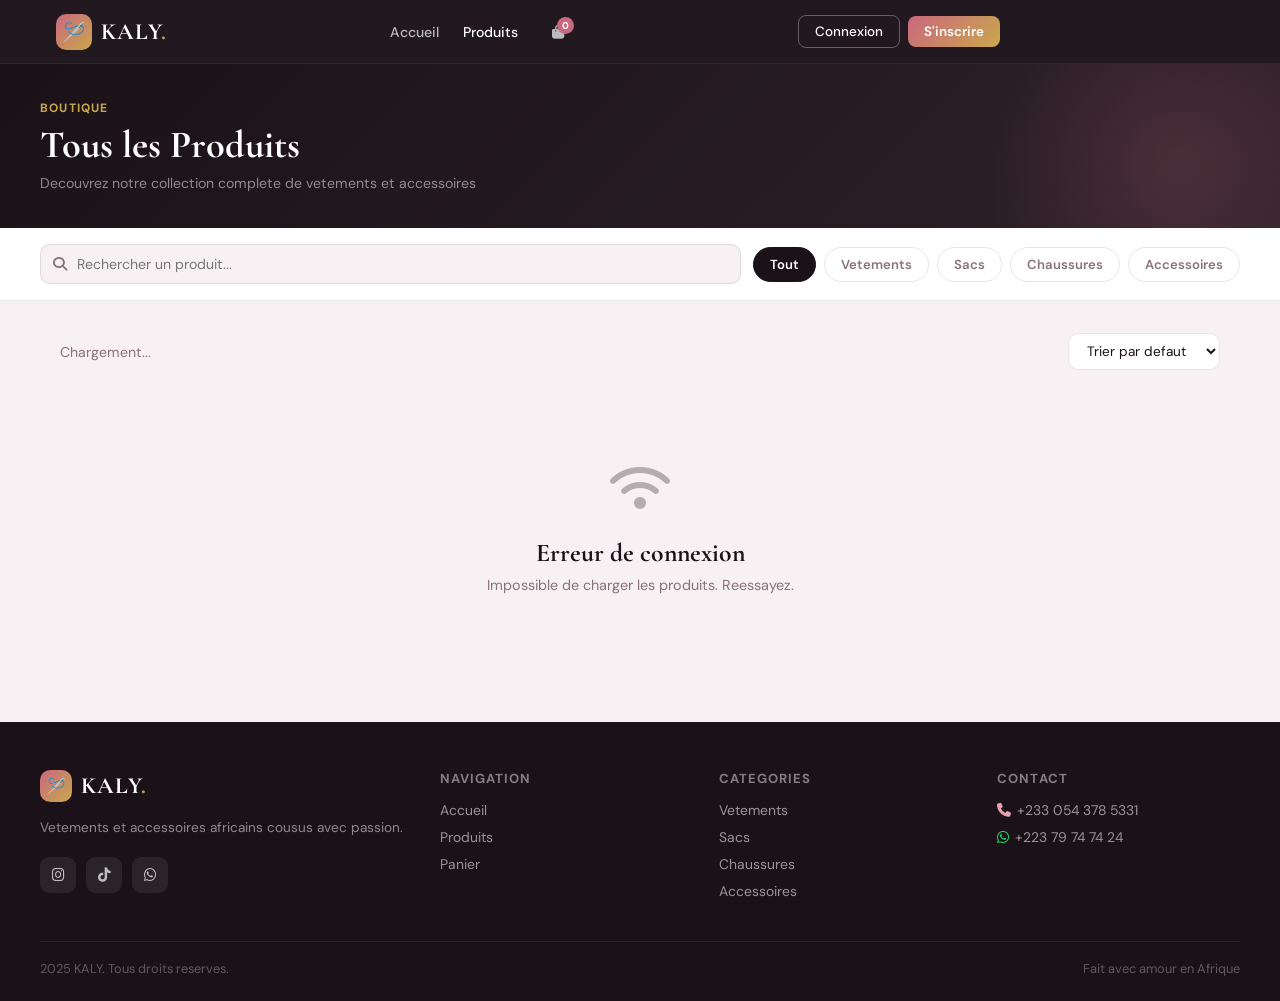
<file: products.html>
<!DOCTYPE html>
<html lang="fr">
<head>
  <meta charset="UTF-8">
  <meta name="viewport" content="width=device-width, initial-scale=1.0">
  <title>Produits - KALY</title>
  <link rel="preconnect" href="https://fonts.googleapis.com">
  <link rel="preconnect" href="https://fonts.gstatic.com" crossorigin>
  <link href="https://fonts.googleapis.com/css2?family=Cormorant+Garamond:wght@400;600;700&family=DM+Sans:wght@300;400;500;600&display=swap" rel="stylesheet">
  <link rel="stylesheet" href="https://cdnjs.cloudflare.com/ajax/libs/font-awesome/6.4.0/css/all.min.css">
  <style>
    *,*::before,*::after{margin:0;padding:0;box-sizing:border-box}
    :root{--rose:#e8a0b0;--rose-deep:#c9687e;--gold:#c9a84c;--dark:#1a1218;--mid:#2e2129;--soft:#f7f1f3;--muted:#8a717a;--white:#fff;--green:#25D366;--radius:14px;--hh:64px}
    html{scroll-behavior:smooth}
    body{font-family:'DM Sans',sans-serif;background:var(--soft);color:var(--dark);overflow-x:hidden}
    ::-webkit-scrollbar{width:5px}::-webkit-scrollbar-thumb{background:var(--rose-deep);border-radius:99px}
    /* HEADER */
    .header{position:sticky;top:0;z-index:200;height:var(--hh);background:rgba(26,18,24,0.97);border-bottom:1px solid rgba(255,255,255,0.06)}
    .header-inner{max-width:1200px;margin:0 auto;height:100%;display:flex;align-items:center;justify-content:space-between;padding:0 16px}
    .logo{display:flex;align-items:center;gap:9px;text-decoration:none}
    .logo-icon{width:36px;height:36px;border-radius:10px;background:linear-gradient(135deg,var(--rose-deep),var(--gold));display:flex;align-items:center;justify-content:center;font-size:18px;flex-shrink:0}
    .logo-text{font-family:'Cormorant Garamond',serif;font-size:1.45rem;font-weight:700;color:#fff;letter-spacing:.04em}
    .logo-text span{color:var(--gold)}
    .nav-links{display:flex;align-items:center;gap:24px}
    .nav-links a{color:rgba(255,255,255,.7);text-decoration:none;font-size:.88rem;font-weight:500;transition:color .2s}
    .nav-links a:hover,.nav-links a.active{color:#fff}
    .cart-btn{position:relative;color:#fff;text-decoration:none;font-size:1.1rem;padding:6px 10px}
    .cart-count{position:absolute;top:0;right:0;background:var(--rose-deep);color:#fff;font-size:.62rem;font-weight:700;width:17px;height:17px;border-radius:50%;display:flex;align-items:center;justify-content:center}
    .auth-area{display:flex;align-items:center;gap:8px}
    .btn-login{padding:7px 16px;border:1.5px solid rgba(255,255,255,.3);background:transparent;color:#fff;border-radius:8px;font-size:.84rem;font-weight:500;cursor:pointer;text-decoration:none;transition:border-color .2s}
    .btn-login:hover{border-color:var(--rose)}
    .btn-signup{padding:7px 16px;background:linear-gradient(135deg,var(--rose-deep),var(--gold));color:#fff;border:none;border-radius:8px;font-size:.84rem;font-weight:600;cursor:pointer;text-decoration:none}
    .user-menu{position:relative}
    .user-trigger{display:flex;align-items:center;gap:9px;background:rgba(255,255,255,.07);border:1px solid rgba(255,255,255,.12);border-radius:99px;padding:5px 14px 5px 6px;cursor:pointer}
    .user-avatar{width:30px;height:30px;border-radius:50%;background:linear-gradient(135deg,var(--rose-deep),var(--gold));display:flex;align-items:center;justify-content:center;color:#fff;font-size:.78rem;font-weight:700}
    .user-name{color:#fff;font-size:.84rem;font-weight:500;max-width:90px;overflow:hidden;white-space:nowrap;text-overflow:ellipsis}
    .user-dropdown{display:none;position:absolute;top:calc(100% + 10px);right:0;background:var(--mid);border:1px solid rgba(255,255,255,.1);border-radius:var(--radius);padding:8px;min-width:190px;box-shadow:0 20px 40px rgba(0,0,0,.4);z-index:300}
    .user-dropdown.open{display:block;animation:dropIn .18s ease}
    @keyframes dropIn{from{opacity:0;transform:translateY(-6px)}to{opacity:1;transform:translateY(0)}}
    .dd-header{padding:10px 12px 12px;border-bottom:1px solid rgba(255,255,255,.08);margin-bottom:6px}
    .dd-greet{color:rgba(255,255,255,.5);font-size:.75rem;margin-bottom:2px}
    .dd-name{color:#fff;font-weight:600;font-size:.9rem}
    .dd-item{display:flex;align-items:center;gap:10px;padding:9px 12px;border-radius:8px;color:rgba(255,255,255,.75);font-size:.85rem;text-decoration:none;cursor:pointer;border:none;background:none;width:100%;transition:background .15s;font-family:'DM Sans',sans-serif}
    .dd-item:hover{background:rgba(255,255,255,.07);color:#fff}
    .dd-item i{width:16px;color:var(--rose)}
    .dd-item.logout{color:#f87171}.dd-item.logout i{color:#f87171}.dd-item.logout:hover{background:rgba(248,113,113,.1)}
    .dd-divider{height:1px;background:rgba(255,255,255,.07);margin:6px 0}
    .hamburger{display:none;flex-direction:column;gap:5px;cursor:pointer;padding:4px;background:none;border:none}
    .hamburger span{display:block;width:22px;height:2px;background:#fff;border-radius:2px}
    .mobile-cart{display:none;position:relative;color:#fff;text-decoration:none;font-size:1.15rem}
    /* MOBILE NAV */
    .mob-nav{display:none;position:fixed;inset:0;z-index:190}
    .mob-nav.open{display:block}
    .mob-backdrop{position:absolute;inset:0;background:rgba(0,0,0,.6)}
    .mob-drawer{position:absolute;top:0;right:0;width:min(310px,85vw);height:100%;background:var(--dark);padding:80px 24px 32px;display:flex;flex-direction:column;gap:6px;overflow-y:auto;animation:slideL .25s ease}
    @keyframes slideL{from{transform:translateX(100%)}to{transform:translateX(0)}}
    .mob-drawer a,.mob-drawer button{display:flex;align-items:center;gap:14px;padding:13px 16px;border-radius:10px;color:rgba(255,255,255,.8);font-size:.95rem;font-weight:500;text-decoration:none;cursor:pointer;border:none;background:none;width:100%;transition:background .15s;font-family:'DM Sans',sans-serif}
    .mob-drawer a i,.mob-drawer button i{width:20px;text-align:center;color:var(--rose)}
    .mob-drawer a:hover,.mob-drawer button:hover{background:rgba(255,255,255,.06);color:#fff}
    .mob-divider{height:1px;background:rgba(255,255,255,.07);margin:10px 0}
    .mob-user-card{display:flex;align-items:center;gap:12px;padding:14px 16px;background:rgba(255,255,255,.05);border-radius:12px;margin-bottom:8px}
    .mob-avatar{width:40px;height:40px;border-radius:50%;background:linear-gradient(135deg,var(--rose-deep),var(--gold));display:flex;align-items:center;justify-content:center;color:#fff;font-weight:700;font-size:.9rem;flex-shrink:0}
    .mob-uname{color:#fff;font-weight:600;font-size:.95rem}
    .mob-uemail{color:rgba(255,255,255,.4);font-size:.75rem}
    .mob-auth{display:flex;gap:10px;padding:4px 0 12px}
    .mob-auth a{flex:1;justify-content:center;padding:12px;border-radius:10px;font-size:.9rem;font-weight:600}
    .mob-login{background:rgba(255,255,255,.07);color:#fff}
    .mob-register{background:linear-gradient(135deg,var(--rose-deep),var(--gold));color:#fff}
    /* PAGE HERO */
    .page-hero{background:linear-gradient(135deg,var(--dark) 0%,var(--mid) 100%);padding:36px 20px;position:relative;overflow:hidden}
    .page-hero::before{content:'';position:absolute;width:400px;height:400px;background:radial-gradient(circle,rgba(201,104,126,.2) 0%,transparent 70%);top:-100px;right:-100px;pointer-events:none}
    .page-hero-inner{max-width:1200px;margin:0 auto;position:relative;z-index:1}
    .page-eyebrow{color:var(--gold);font-size:.75rem;font-weight:700;letter-spacing:.1em;text-transform:uppercase;display:block;margin-bottom:6px}
    .page-title{font-family:'Cormorant Garamond',serif;font-size:clamp(1.8rem,4vw,2.4rem);font-weight:700;color:#fff}
    .page-sub{color:rgba(255,255,255,.5);font-size:.88rem;margin-top:6px}
    /* FILTERS */
    .filters-bar{background:#fff;border-bottom:1px solid rgba(0,0,0,.07);padding:16px 20px;position:sticky;top:var(--hh);z-index:100}
    .filters-inner{max-width:1200px;margin:0 auto;display:flex;gap:12px;flex-wrap:wrap;align-items:center}
    .search-wrap{position:relative;flex:1;min-width:200px}
    .search-wrap i{position:absolute;left:13px;top:50%;transform:translateY(-50%);color:var(--muted);font-size:.88rem;pointer-events:none}
    .search-wrap input{width:100%;padding:10px 14px 10px 36px;border:1.5px solid rgba(0,0,0,.1);border-radius:10px;background:var(--soft);font-size:.88rem;font-family:'DM Sans',sans-serif;outline:none;transition:border-color .2s;color:var(--dark)}
    .search-wrap input:focus{border-color:var(--rose-deep);background:#fff}
    .filter-pills{display:flex;gap:8px;flex-wrap:wrap}
    .pill{padding:8px 16px;border-radius:99px;font-size:.82rem;font-weight:600;cursor:pointer;border:1.5px solid rgba(0,0,0,.1);background:transparent;color:var(--muted);transition:all .2s;font-family:'DM Sans',sans-serif}
    .pill.active{background:var(--dark);color:#fff;border-color:var(--dark)}
    .pill:hover:not(.active){border-color:var(--rose-deep);color:var(--rose-deep)}
    /* PRODUCTS */
    .products-section{padding:32px 20px 64px;max-width:1200px;margin:0 auto}
    .products-top{display:flex;justify-content:space-between;align-items:center;margin-bottom:24px;flex-wrap:wrap;gap:10px}
    .products-count{color:var(--muted);font-size:.88rem}
    .sort-select{padding:8px 14px;border:1.5px solid rgba(0,0,0,.1);border-radius:10px;font-size:.85rem;font-family:'DM Sans',sans-serif;color:var(--dark);background:#fff;outline:none;cursor:pointer}
    .product-grid{display:grid;grid-template-columns:repeat(auto-fill,minmax(220px,1fr));gap:18px}
    .product-card{background:#fff;border-radius:var(--radius);overflow:hidden;cursor:pointer;transition:transform .25s,box-shadow .25s;box-shadow:0 2px 8px rgba(0,0,0,.06);border:1px solid rgba(0,0,0,.05)}
    .product-card:hover{transform:translateY(-6px);box-shadow:0 16px 40px rgba(0,0,0,.12)}
    .prod-img{width:100%;height:230px;overflow:hidden;position:relative;background:var(--soft)}
    .prod-img img{width:100%;height:100%;object-fit:cover;transition:transform .4s}
    .product-card:hover .prod-img img{transform:scale(1.07)}
    .prod-badge{position:absolute;top:10px;left:10px;background:var(--dark);color:var(--gold);font-size:.7rem;font-weight:700;padding:4px 10px;border-radius:99px}
    .prod-body{padding:14px}
    .prod-cat{color:var(--muted);font-size:.72rem;text-transform:uppercase;letter-spacing:.06em}
    .prod-name{font-weight:600;font-size:.93rem;color:var(--dark);margin:4px 0 8px;white-space:nowrap;overflow:hidden;text-overflow:ellipsis}
    .prod-footer{display:flex;justify-content:space-between;align-items:center}
    .prod-price{font-family:'Cormorant Garamond',serif;font-size:1.2rem;font-weight:700;color:var(--rose-deep)}
    .stock-dot{width:8px;height:8px;border-radius:50%;background:#10b981}
    .stock-dot.out{background:#ef4444}
    .add-btn{display:flex;align-items:center;justify-content:center;gap:6px;width:100%;margin-top:10px;padding:10px;border:none;border-radius:9px;background:var(--dark);color:#fff;font-size:.84rem;font-weight:600;cursor:pointer;transition:background .2s;font-family:'DM Sans',sans-serif}
    .add-btn:hover{background:var(--rose-deep)}
    .add-btn:disabled{background:#ddd;color:#999;cursor:not-allowed}
    /* SKELETON */
    .skel-card{background:#fff;border-radius:var(--radius);overflow:hidden;border:1px solid rgba(0,0,0,.05)}
    .skeleton{background:linear-gradient(90deg,#eee 25%,#f5f5f5 50%,#eee 75%);background-size:200% 100%;animation:shimmer 1.4s infinite;border-radius:8px}
    @keyframes shimmer{from{background-position:200% 0}to{background-position:-200% 0}}
    .skel-img{height:230px;border-radius:0}
    .skel-line{height:12px;margin:14px 16px 8px}
    .skel-line.sm{height:10px;width:60%;margin:8px 16px 16px}
    /* EMPTY */
    .empty-state{text-align:center;padding:64px 20px;grid-column:1/-1}
    .empty-icon{font-size:3rem;margin-bottom:16px;opacity:.3;display:block}
    .empty-state h3{font-family:'Cormorant Garamond',serif;font-size:1.6rem;font-weight:700;color:var(--dark);margin-bottom:8px}
    .empty-state p{color:var(--muted);font-size:.9rem}
    /* TOAST */
    .toast{position:fixed;bottom:24px;right:20px;display:flex;align-items:center;gap:10px;padding:14px 20px;border-radius:12px;color:#fff;font-size:.88rem;font-weight:500;box-shadow:0 12px 30px rgba(0,0,0,.25);z-index:9999;animation:toastIn .3s ease}
    .toast.success{background:#10b981}.toast.error{background:#ef4444}
    @keyframes toastIn{from{opacity:0;transform:translateY(14px) scale(.95)}to{opacity:1;transform:translateY(0) scale(1)}}
    /* FOOTER */
    .footer{background:var(--dark);color:#fff;padding:48px 20px 24px}
    .footer-grid{max-width:1200px;margin:0 auto 32px;display:grid;grid-template-columns:1.5fr 1fr 1fr 1fr;gap:36px}
    .footer-brand p{color:rgba(255,255,255,.5);font-size:.85rem;line-height:1.7;margin-bottom:18px}
    .social-row{display:flex;gap:10px}
    .social-btn{width:36px;height:36px;border-radius:9px;background:rgba(255,255,255,.07);color:rgba(255,255,255,.7);display:flex;align-items:center;justify-content:center;font-size:.9rem;text-decoration:none;transition:background .2s}
    .social-btn:hover{background:var(--rose-deep);color:#fff}
    .footer-col h4{color:#fff;font-size:.82rem;font-weight:700;letter-spacing:.08em;text-transform:uppercase;margin-bottom:14px;opacity:.45}
    .footer-col a,.footer-col p{display:block;color:rgba(255,255,255,.55);font-size:.87rem;text-decoration:none;margin-bottom:9px;transition:color .2s}
    .footer-col a:hover{color:#fff}
    .footer-bottom{max-width:1200px;margin:0 auto;border-top:1px solid rgba(255,255,255,.07);padding-top:18px;display:flex;justify-content:space-between;align-items:center;flex-wrap:wrap;gap:10px}
    .footer-bottom p{color:rgba(255,255,255,.3);font-size:.8rem}
    /* RESPONSIVE */
    @media(max-width:900px){.nav-links{display:none}.auth-area{display:none}.hamburger{display:flex}.mobile-cart{display:block}.footer-grid{grid-template-columns:1fr 1fr;gap:24px}}
    @media(max-width:600px){.filters-inner{flex-direction:column}.search-wrap{min-width:100%}.product-grid{grid-template-columns:repeat(2,1fr);gap:12px}.prod-img{height:180px}.footer-grid{grid-template-columns:1fr 1fr}}
    @media(max-width:360px){.product-grid{grid-template-columns:1fr}}
  </style>
</head>
<body>

<header class="header">
  <div class="header-inner">
    <a href="index.html" class="logo"><div class="logo-icon">&#x1FAA1;</div><span class="logo-text">KALY<span>.</span></span></a>
    <nav class="nav-links">
      <a href="index.html">Accueil</a>
      <a href="products.html" class="active">Produits</a>
      <a href="cart.html" class="cart-btn"><i class="fas fa-shopping-bag"></i><span class="cart-count">0</span></a>
    </nav>
    <div class="auth-area" id="auth-area"></div>
    <div style="display:flex;align-items:center;gap:14px">
      <a href="cart.html" class="mobile-cart"><i class="fas fa-shopping-bag"></i><span class="cart-count">0</span></a>
      <button class="hamburger" id="ham-btn"><span></span><span></span><span></span></button>
    </div>
  </div>
</header>

<div class="mob-nav" id="mob-nav">
  <div class="mob-backdrop" id="mob-back"></div>
  <div class="mob-drawer" id="mob-drawer"></div>
</div>

<div class="page-hero">
  <div class="page-hero-inner">
    <span class="page-eyebrow">Boutique</span>
    <h1 class="page-title">Tous les Produits</h1>
    <p class="page-sub">Decouvrez notre collection complete de vetements et accessoires</p>
  </div>
</div>

<div class="filters-bar">
  <div class="filters-inner">
    <div class="search-wrap">
      <i class="fas fa-search"></i>
      <input type="text" id="search-input" placeholder="Rechercher un produit...">
    </div>
    <div class="filter-pills">
      <button class="pill active" data-cat="all">Tout</button>
      <button class="pill" data-cat="vetements">Vetements</button>
      <button class="pill" data-cat="sacs">Sacs</button>
      <button class="pill" data-cat="chaussures">Chaussures</button>
      <button class="pill" data-cat="accessoires">Accessoires</button>
    </div>
  </div>
</div>

<div class="products-section">
  <div class="products-top">
    <span class="products-count" id="prod-count">Chargement...</span>
    <select class="sort-select" id="sort-select">
      <option value="default">Trier par defaut</option>
      <option value="price-asc">Prix croissant</option>
      <option value="price-desc">Prix decroissant</option>
      <option value="name">Nom A-Z</option>
    </select>
  </div>
  <div class="product-grid" id="products-grid">
    <div class="skel-card"><div class="skeleton skel-img"></div><div class="skeleton skel-line"></div><div class="skeleton skel-line sm"></div></div>
    <div class="skel-card"><div class="skeleton skel-img"></div><div class="skeleton skel-line"></div><div class="skeleton skel-line sm"></div></div>
    <div class="skel-card"><div class="skeleton skel-img"></div><div class="skeleton skel-line"></div><div class="skeleton skel-line sm"></div></div>
    <div class="skel-card"><div class="skeleton skel-img"></div><div class="skeleton skel-line"></div><div class="skeleton skel-line sm"></div></div>
    <div class="skel-card"><div class="skeleton skel-img"></div><div class="skeleton skel-line"></div><div class="skeleton skel-line sm"></div></div>
    <div class="skel-card"><div class="skeleton skel-img"></div><div class="skeleton skel-line"></div><div class="skeleton skel-line sm"></div></div>
  </div>
</div>

<footer class="footer">
  <div class="footer-grid">
    <div class="footer-brand">
      <div style="display:flex;align-items:center;gap:9px;margin-bottom:14px"><div class="logo-icon" style="width:32px;height:32px;font-size:15px">&#x1FAA1;</div><span class="logo-text">KALY<span>.</span></span></div>
      <p>Vetements et accessoires africains cousus avec passion.</p>
      <div class="social-row">
        <a href="https://www.instagram.com/ly.s_clothing_empire_" target="_blank" class="social-btn"><i class="fab fa-instagram"></i></a>
        <a href="https://www.tiktok.com/@kaly.125" target="_blank" class="social-btn"><i class="fab fa-tiktok"></i></a>
        <a href="https://wa.me/22379747424" target="_blank" class="social-btn"><i class="fab fa-whatsapp"></i></a>
      </div>
    </div>
    <div class="footer-col"><h4>Navigation</h4><a href="index.html">Accueil</a><a href="products.html">Produits</a><a href="cart.html">Panier</a></div>
    <div class="footer-col"><h4>Categories</h4><a href="products.html?category=vetements">Vetements</a><a href="products.html?category=sacs">Sacs</a><a href="products.html?category=chaussures">Chaussures</a><a href="products.html?category=accessoires">Accessoires</a></div>
    <div class="footer-col"><h4>Contact</h4><p><i class="fas fa-phone" style="margin-right:6px;color:var(--rose)"></i>+233 054 378 5331</p><p><i class="fab fa-whatsapp" style="margin-right:6px;color:var(--green)"></i>+223 79 74 74 24</p></div>
  </div>
  <div class="footer-bottom"><p>2025 KALY. Tous droits reserves.</p><p>Fait avec amour en Afrique</p></div>
</footer>

<script>
var API = 'https://kaly-backend.onrender.com/api';
var allProducts = [];
var filtered = [];
var currentCat = 'all';
var currentSort = 'default';
var searchTerm = '';

function getUser(){try{return JSON.parse(localStorage.getItem('kaly_user'));}catch(e){return null;}}
function getInitials(s){if(!s)return '?';return s.trim().split(' ').map(function(w){return w[0]||'';}).slice(0,2).join('').toUpperCase();}
function logout(){localStorage.removeItem('kaly_user');localStorage.removeItem('kaly_token');showToast('Deconnecte','success');setTimeout(renderAuth,120);}
function closeMob(){document.getElementById('mob-nav').classList.remove('open');document.body.style.overflow='';}

function renderAuth(){
  var user=getUser();var area=document.getElementById('auth-area');var drawer=document.getElementById('mob-drawer');
  if(!area)return;
  if(user){
    var init=getInitials(user.name||user.username||user.email||'');
    var name=user.name||user.username||'Mon compte';
    var email=user.email||'';
    area.innerHTML='<div class="user-menu" id="umenu"><div class="user-trigger" id="utrig"><div class="user-avatar">'+init+'</div><span class="user-name">'+name+'</span><i class="fas fa-chevron-down" style="color:rgba(255,255,255,.4);font-size:.65rem"></i></div><div class="user-dropdown" id="udrop"><div class="dd-header"><div class="dd-greet">Connecte en tant que</div><div class="dd-name">'+name+'</div></div><a href="account.html" class="dd-item"><i class="fas fa-user"></i> Mon profil</a><a href="orders.html" class="dd-item"><i class="fas fa-box"></i> Mes commandes</a><div class="dd-divider"></div><button class="dd-item logout" onclick="logout()"><i class="fas fa-sign-out-alt"></i> Deconnexion</button></div></div>';
    var trig=document.getElementById('utrig');var drop=document.getElementById('udrop');
    if(trig&&drop){trig.addEventListener('click',function(e){e.stopPropagation();drop.classList.toggle('open');});document.addEventListener('click',function(){drop.classList.remove('open');});}
    if(drawer){drawer.innerHTML='<div class="mob-user-card"><div class="mob-avatar">'+init+'</div><div><div class="mob-uname">'+name+'</div><div class="mob-uemail">'+email+'</div></div></div><a href="index.html" onclick="closeMob()"><i class="fas fa-home"></i> Accueil</a><a href="products.html" onclick="closeMob()"><i class="fas fa-th-large"></i> Produits</a><a href="cart.html" onclick="closeMob()"><i class="fas fa-shopping-bag"></i> Panier</a><div class="mob-divider"></div><button onclick="logout();closeMob()"><i class="fas fa-sign-out-alt" style="color:#f87171"></i><span style="color:#f87171">Deconnexion</span></button>';}
  } else {
    area.innerHTML='<a href="login.html" class="btn-login">Connexion</a><a href="register.html" class="btn-signup">S\'inscrire</a>';
    if(drawer){drawer.innerHTML='<div class="mob-auth"><a href="login.html" class="mob-login"><i class="fas fa-sign-in-alt"></i> Connexion</a><a href="register.html" class="mob-register"><i class="fas fa-user-plus"></i> S\'inscrire</a></div><div class="mob-divider"></div><a href="index.html" onclick="closeMob()"><i class="fas fa-home"></i> Accueil</a><a href="products.html" onclick="closeMob()"><i class="fas fa-th-large"></i> Produits</a><a href="cart.html" onclick="closeMob()"><i class="fas fa-shopping-bag"></i> Panier</a>';}
  }
}

function getCart(){try{return JSON.parse(localStorage.getItem('kaly_cart'))||[];}catch(e){return[];}}
function saveCart(cart){localStorage.setItem('kaly_cart',JSON.stringify(cart));updateCartCount();}
function updateCartCount(){var n=getCart().reduce(function(s,i){return s+i.quantity;},0);document.querySelectorAll('.cart-count').forEach(function(el){el.textContent=n;});}
function addToCart(id,btn){
  if(btn)btn.disabled=true;
  fetch(API+'/products/'+id).then(function(r){return r.json();}).then(function(p){
    var cart=getCart();var found=false;
    for(var i=0;i<cart.length;i++){if(cart[i]._id===id){cart[i].quantity++;found=true;break;}}
    if(!found)cart.push({_id:p._id,name:p.name,price:p.price,image:(p.images&&p.images[0])?p.images[0]:'',quantity:1});
    saveCart(cart);showToast('Ajoute au panier!','success');
  }).catch(function(){showToast('Erreur','error');}).finally(function(){if(btn)btn.disabled=false;});
}

function showToast(msg,type){
  var t=document.createElement('div');t.className='toast '+(type||'success');
  t.innerHTML='<i class="fas fa-'+(type==='success'?'check-circle':'exclamation-circle')+'"></i> '+msg;
  document.body.appendChild(t);
  setTimeout(function(){t.style.cssText='opacity:0;transform:translateY(14px);transition:all .3s';setTimeout(function(){if(t.parentNode)t.remove();},300);},2800);
}

function applyFilters(){
  filtered=allProducts.filter(function(p){
    var matchCat=currentCat==='all'||(p.category&&p.category.toLowerCase()===currentCat);
    var matchSearch=!searchTerm||(p.name&&p.name.toLowerCase().indexOf(searchTerm)>-1)||(p.description&&p.description.toLowerCase().indexOf(searchTerm)>-1);
    return matchCat&&matchSearch;
  });
  if(currentSort==='price-asc')filtered.sort(function(a,b){return a.price-b.price;});
  else if(currentSort==='price-desc')filtered.sort(function(a,b){return b.price-a.price;});
  else if(currentSort==='name')filtered.sort(function(a,b){return a.name.localeCompare(b.name);});
  renderProducts();
}

function renderProducts(){
  var grid=document.getElementById('products-grid');
  var count=document.getElementById('prod-count');
  if(count)count.textContent=filtered.length+' produit'+(filtered.length>1?'s':'')+' trouve'+(filtered.length>1?'s':'');
  if(!filtered.length){
    grid.innerHTML='<div class="empty-state"><span class="empty-icon"><i class="fas fa-box-open"></i></span><h3>Aucun produit trouve</h3><p>Essayez une autre recherche ou categorie</p></div>';
    return;
  }
  var html='';
  for(var i=0;i<filtered.length;i++){
    var p=filtered[i];
    var img=(p.images&&p.images[0])?p.images[0]:'https://via.placeholder.com/400x400?text=KALY';
    var inStock=p.stock>0;
    html+='<div class="product-card" onclick="location.href=\'product-detail.html?id='+p._id+'\'">' +
      '<div class="prod-img"><img src="'+img+'" alt="'+p.name+'" loading="lazy">'+(p.featured?'<span class="prod-badge">Vedette</span>':'')+'</div>' +
      '<div class="prod-body"><div class="prod-cat">'+(p.category||'')+'</div><div class="prod-name">'+p.name+'</div>' +
      '<div class="prod-footer"><div class="prod-price">'+p.price.toLocaleString()+' FCFA</div><div class="stock-dot'+(inStock?'':' out')+'"></div></div>' +
      '<button class="add-btn"'+(inStock?'':' disabled')+' onclick="event.stopPropagation();addToCart(\''+p._id+'\',this)"><i class="fas fa-cart-plus"></i>'+(inStock?'Ajouter':'Rupture de stock')+'</button>' +
      '</div></div>';
  }
  grid.innerHTML=html;
}

function loadProducts(){
  fetch(API+'/products').then(function(r){return r.json();}).then(function(data){
    allProducts=Array.isArray(data)?data:[];
    var urlCat=new URLSearchParams(location.search).get('category');
    if(urlCat){
      currentCat=urlCat.toLowerCase();
      document.querySelectorAll('.pill').forEach(function(p){p.classList.toggle('active',p.getAttribute('data-cat')===currentCat);});
    }
    applyFilters();
  }).catch(function(){
    document.getElementById('products-grid').innerHTML='<div class="empty-state"><span class="empty-icon"><i class="fas fa-wifi"></i></span><h3>Erreur de connexion</h3><p>Impossible de charger les produits. Reessayez.</p></div>';
  });
}

document.getElementById('search-input').addEventListener('input',function(){searchTerm=this.value.toLowerCase().trim();applyFilters();});
document.getElementById('sort-select').addEventListener('change',function(){currentSort=this.value;applyFilters();});
document.querySelectorAll('.pill').forEach(function(btn){
  btn.addEventListener('click',function(){
    document.querySelectorAll('.pill').forEach(function(p){p.classList.remove('active');});
    this.classList.add('active');currentCat=this.getAttribute('data-cat');applyFilters();
  });
});
document.getElementById('ham-btn').addEventListener('click',function(){document.getElementById('mob-nav').classList.add('open');document.body.style.overflow='hidden';});
document.getElementById('mob-back').addEventListener('click',closeMob);
window.addEventListener('storage',function(e){if(e.key==='kaly_user'||e.key==='kaly_token')renderAuth();});

renderAuth();updateCartCount();loadProducts();
</script>
</body>
</html>
</file>
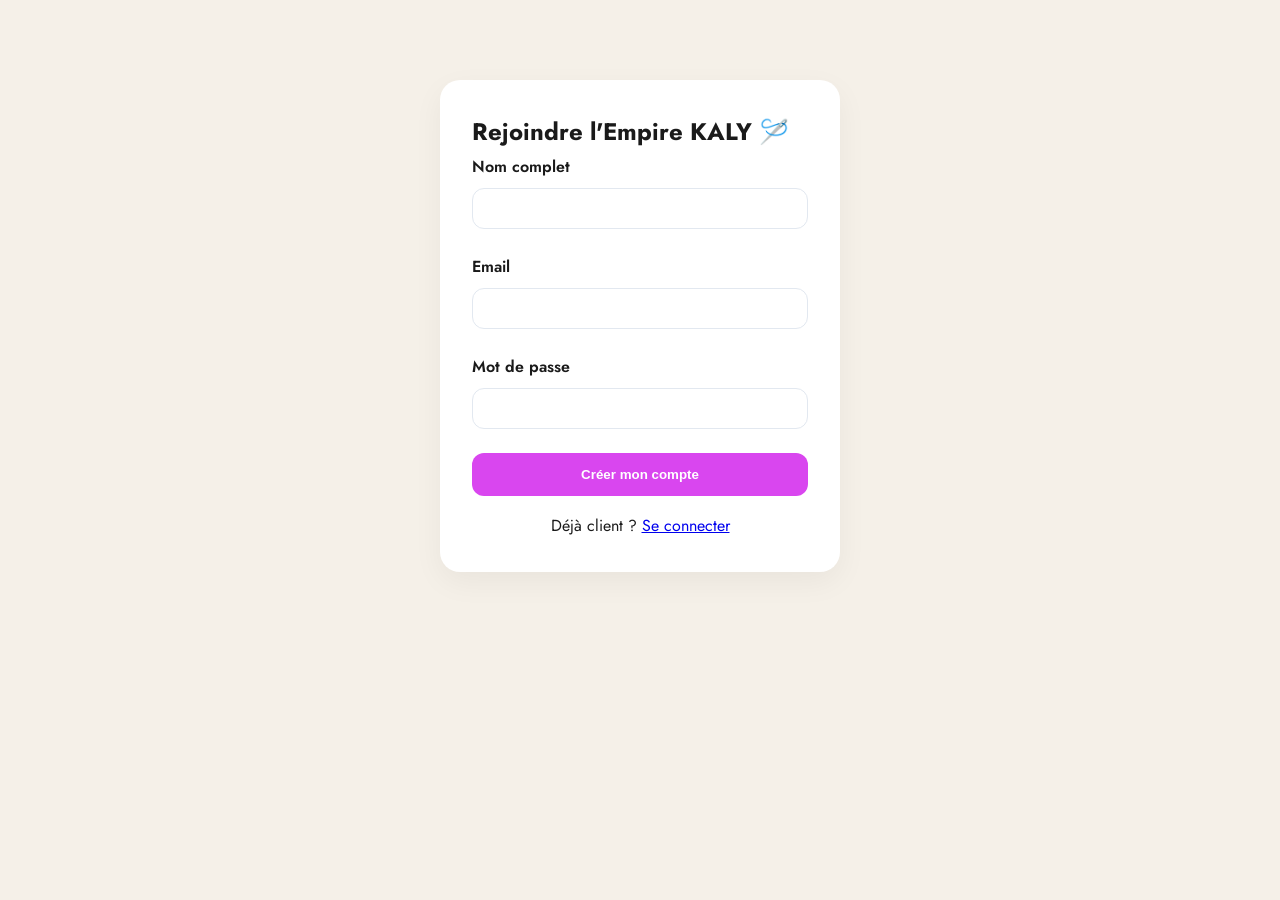
<file: Register.html>
<!DOCTYPE html>
<html lang="fr">
<head>
    <meta charset="UTF-8">
    <title>Créer un compte - KALY</title>
    <link rel="stylesheet" href="css/style.css">
    <style>
        .auth-container {
            max-width: 400px;
            margin: 5rem auto;
            padding: 2rem;
            background: white;
            border-radius: 20px;
            box-shadow: 0 10px 30px rgba(0,0,0,0.05);
        }
        .form-group { margin-bottom: 1.5rem; }
        .form-group label { display: block; margin-bottom: 0.5rem; font-weight: 600; }
        .form-group input {
            width: 100%; padding: 12px;
            border: 1px solid #e2e8f0; border-radius: 12px;
        }
        .btn-auth {
            width: 100%; padding: 14px;
            background: #d946ef; color: white;
            border: none; border-radius: 12px;
            font-weight: 700; cursor: pointer;
        }
    </style>
</head>
<body>
    <div class="auth-container">
        <h2>Rejoindre l'Empire KALY 🪡</h2>
        <form id="registerForm">
            <div class="form-group">
                <label>Nom complet</label>
                <input type="text" id="regName" required>
            </div>
            <div class="form-group">
                <label>Email</label>
                <input type="email" id="regEmail" required>
            </div>
            <div class="form-group">
                <label>Mot de passe</label>
                <input type="password" id="regPass" required>
            </div>
            <button type="submit" class="btn-auth">Créer mon compte</button>
        </form>
        <p style="text-align:center; margin-top:1rem;">
            Déjà client ? <a href="login.html">Se connecter</a>
        </p>
    </div>

    <script>
        document.getElementById('registerForm').addEventListener('submit', async (e) => {
            e.preventDefault();
            const userData = {
                fullName: document.getElementById('regName').value,
                email: document.getElementById('regEmail').value,
                password: document.getElementById('regPass').value
            };

            try {
                const res = await fetch('https://kaly-backend.onrender.com/api/auth/register', {
                    method: 'POST',
                    headers: { 'Content-Type': 'application/json' },
                    body: JSON.stringify(userData)
                });
                
                if(res.ok) {
                    alert("Compte créé ! Connectez-vous.");
                    window.location.href = 'login.html';
                } else {
                    alert("Erreur lors de l'inscription");
                }
            } catch (err) {
                console.error(err);
            }
        });
    </script>
</body>
</html>
</file>
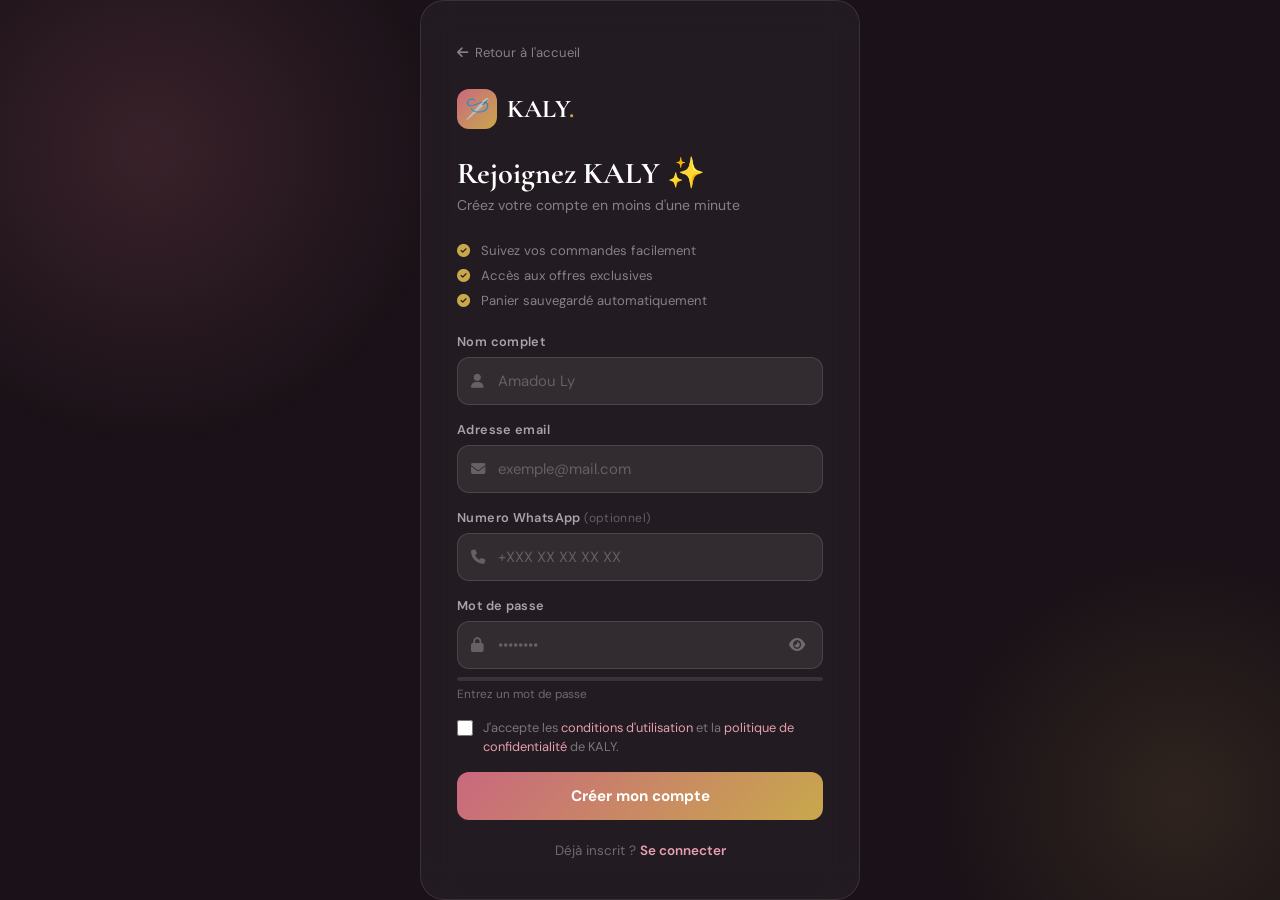
<file: register.html>
<!DOCTYPE html>
<html lang="fr">
<head>
  <meta charset="UTF-8"/>
  <meta name="viewport" content="width=device-width, initial-scale=1.0, maximum-scale=1.0"/>
  <title>Inscription — KALY</title>
  <link rel="preconnect" href="https://fonts.googleapis.com"/>
  <link rel="preconnect" href="https://fonts.gstatic.com" crossorigin/>
  <link href="https://fonts.googleapis.com/css2?family=Cormorant+Garamond:wght@400;600;700&family=DM+Sans:wght@300;400;500;600&display=swap" rel="stylesheet"/>
  <link rel="stylesheet" href="https://cdnjs.cloudflare.com/ajax/libs/font-awesome/6.4.0/css/all.min.css"/>
  <style>
    *, *::before, *::after { margin:0; padding:0; box-sizing:border-box; }
    :root {
      --rose:      #e8a0b0;
      --rose-deep: #c9687e;
      --gold:      #c9a84c;
      --dark:      #1a1218;
      --mid:       #2e2129;
      --soft:      #f7f1f3;
      --muted:     #8a717a;
      --white:     #ffffff;
    }
    html, body { height:100%; }
    body {
      font-family:'DM Sans', sans-serif;
      background: var(--dark);
      display:flex; align-items:center; justify-content:center;
      min-height:100vh; padding:20px;
      position:relative; overflow-x:hidden;
    }
    body::before {
      content:''; position:fixed;
      width:600px; height:600px;
      background: radial-gradient(circle, rgba(201,104,126,.18) 0%, transparent 70%);
      top:-150px; left:-150px; pointer-events:none;
    }
    body::after {
      content:''; position:fixed;
      width:500px; height:500px;
      background: radial-gradient(circle, rgba(201,168,76,.12) 0%, transparent 70%);
      bottom:-150px; right:-150px; pointer-events:none;
    }

    .card {
      width:100%; max-width:440px;
      background: rgba(255,255,255,.04);
      border:1px solid rgba(255,255,255,.1);
      border-radius:24px; padding:40px 36px;
      backdrop-filter:blur(16px); -webkit-backdrop-filter:blur(16px);
      position:relative; z-index:1;
      animation: cardIn .5s ease both;
    }
    @keyframes cardIn {
      from { opacity:0; transform:translateY(24px); }
      to   { opacity:1; transform:translateY(0); }
    }

    .back-link {
      display:inline-flex; align-items:center; gap:7px;
      color:rgba(255,255,255,.45); font-size:.82rem; text-decoration:none;
      margin-bottom:28px; transition:color .2s;
    }
    .back-link:hover { color:var(--rose); }

    .auth-logo {
      display:flex; align-items:center; gap:10px; margin-bottom:28px;
      text-decoration:none;
    }
    .auth-logo-icon {
      width:40px; height:40px; border-radius:12px;
      background:linear-gradient(135deg, var(--rose-deep), var(--gold));
      display:flex; align-items:center; justify-content:center; font-size:20px;
    }
    .auth-logo-text {
      font-family:'Cormorant Garamond',serif;
      font-size:1.6rem; font-weight:700; color:var(--white);
    }
    .auth-logo-text span { color:var(--gold); }

    .auth-title {
      font-family:'Cormorant Garamond',serif;
      font-size:1.9rem; font-weight:700; color:var(--white);
      margin-bottom:6px; line-height:1.1;
    }
    .auth-sub { color:rgba(255,255,255,.45); font-size:.88rem; margin-bottom:28px; }

    /* Progress dots */
    .progress-steps {
      display:flex; gap:6px; margin-bottom:28px;
    }
    .step-dot {
      height:4px; border-radius:99px;
      background:rgba(255,255,255,.15); transition:all .3s;
    }
    .step-dot.done  { background:var(--gold); flex:2; }
    .step-dot.active{ background:var(--rose-deep); flex:2; }
    .step-dot.idle  { flex:1; }

    .field { margin-bottom:16px; }
    .field label {
      display:block; font-size:.8rem; font-weight:600;
      color:rgba(255,255,255,.6); margin-bottom:7px; letter-spacing:.03em;
    }
    .input-wrap { position:relative; }
    .input-wrap i.icon {
      position:absolute; left:14px; top:50%; transform:translateY(-50%);
      color:rgba(255,255,255,.25); font-size:.9rem; pointer-events:none;
    }
    .input-wrap input {
      width:100%; padding:13px 14px 13px 40px;
      background:rgba(255,255,255,.07);
      border:1px solid rgba(255,255,255,.12);
      border-radius:12px; color:var(--white); font-size:.93rem;
      font-family:'DM Sans',sans-serif;
      transition:border-color .2s, background .2s;
    }
    .input-wrap input::placeholder { color:rgba(255,255,255,.25); }
    .input-wrap input:focus {
      outline:none; border-color:var(--rose); background:rgba(255,255,255,.1);
    }
    .input-wrap input.valid   { border-color:#10b981; }
    .input-wrap input.invalid { border-color:#f87171; }

    .eye-btn {
      position:absolute; right:14px; top:50%; transform:translateY(-50%);
      background:none; border:none; color:rgba(255,255,255,.3);
      cursor:pointer; font-size:.9rem; padding:4px; transition:color .2s;
    }
    .eye-btn:hover { color:var(--rose); }

    /* Password strength */
    .strength-bar {
      height:4px; border-radius:99px;
      background:rgba(255,255,255,.1); margin-top:8px; overflow:hidden;
    }
    .strength-fill {
      height:100%; border-radius:99px; width:0%;
      transition:width .3s, background .3s;
    }
    .strength-label { font-size:.74rem; color:rgba(255,255,255,.35); margin-top:5px; }

    /* Field hint */
    .field-hint {
      font-size:.74rem; color:rgba(255,255,255,.3); margin-top:5px;
      display:none;
    }
    .field-hint.show { display:block; }
    .field-hint.error { color:#fca5a5; }
    .field-hint.ok    { color:#6ee7b7; }

    /* Error banner */
    .error-msg {
      display:none; align-items:center; gap:8px;
      background:rgba(248,113,113,.12); border:1px solid rgba(248,113,113,.25);
      border-radius:10px; padding:11px 14px;
      color:#fca5a5; font-size:.84rem; margin-bottom:16px;
    }
    .error-msg.show { display:flex; }

    /* Success banner */
    .success-msg {
      display:none; flex-direction:column; align-items:center; gap:10px;
      text-align:center; padding:20px 0;
    }
    .success-msg.show { display:flex; }
    .success-icon {
      width:60px; height:60px; border-radius:50%;
      background:rgba(16,185,129,.15); border:2px solid rgba(16,185,129,.3);
      display:flex; align-items:center; justify-content:center;
      color:#6ee7b7; font-size:1.6rem; margin-bottom:4px;
    }
    .success-msg h3 { color:var(--white); font-size:1.2rem; }
    .success-msg p  { color:rgba(255,255,255,.45); font-size:.88rem; }

    .btn-submit {
      width:100%; padding:14px;
      background:linear-gradient(135deg, var(--rose-deep), var(--gold));
      color:var(--white); border:none; border-radius:12px;
      font-size:.95rem; font-weight:700; font-family:'DM Sans',sans-serif;
      cursor:pointer; transition:opacity .2s, transform .2s;
      display:flex; align-items:center; justify-content:center; gap:8px;
      margin-top:8px;
    }
    .btn-submit:hover:not(:disabled) { opacity:.88; transform:translateY(-1px); }
    .btn-submit:disabled { opacity:.5; cursor:not-allowed; }

    .spinner {
      width:16px; height:16px; border:2px solid rgba(255,255,255,.3);
      border-top-color:white; border-radius:50%;
      animation:spin .7s linear infinite; display:none;
    }
    .btn-submit.loading .spinner { display:block; }
    .btn-submit.loading .btn-label { display:none; }
    @keyframes spin { to { transform:rotate(360deg); } }

    /* Terms */
    .terms-row {
      display:flex; align-items:flex-start; gap:10px; margin:16px 0;
    }
    .terms-row input[type=checkbox] {
      width:16px; height:16px; margin-top:2px; accent-color:var(--rose-deep); flex-shrink:0;
    }
    .terms-row label { color:rgba(255,255,255,.4); font-size:.8rem; line-height:1.5; }
    .terms-row a { color:var(--rose); text-decoration:none; }

    .auth-footer {
      text-align:center; margin-top:22px;
      color:rgba(255,255,255,.35); font-size:.84rem;
    }
    .auth-footer a { color:var(--rose); font-weight:600; text-decoration:none; }
    .auth-footer a:hover { color:var(--rose-deep); }

    /* Benefits */
    .benefits {
      display:flex; flex-direction:column; gap:8px; margin-bottom:24px;
    }
    .benefit-item {
      display:flex; align-items:center; gap:10px;
      color:rgba(255,255,255,.45); font-size:.82rem;
    }
    .benefit-item i { color:var(--gold); width:14px; }
  </style>
</head>
<body>

<div class="card">
  <a href="index.html" class="back-link"><i class="fas fa-arrow-left"></i> Retour à l'accueil</a>

  <a href="index.html" class="auth-logo">
    <div class="auth-logo-icon">🪡</div>
    <span class="auth-logo-text">KALY<span>.</span></span>
  </a>

  <h1 class="auth-title">Rejoignez KALY ✨</h1>
  <p class="auth-sub">Créez votre compte en moins d'une minute</p>

  <!-- Benefits -->
  <div class="benefits">
    <div class="benefit-item"><i class="fas fa-check-circle"></i> Suivez vos commandes facilement</div>
    <div class="benefit-item"><i class="fas fa-check-circle"></i> Accès aux offres exclusives</div>
    <div class="benefit-item"><i class="fas fa-check-circle"></i> Panier sauvegardé automatiquement</div>
  </div>

  <!-- Error banner -->
  <div class="error-msg" id="errorMsg">
    <i class="fas fa-exclamation-circle"></i>
    <span id="errorText">Erreur</span>
  </div>

  <!-- Success state -->
  <div class="success-msg" id="successMsg">
    <div class="success-icon"><i class="fas fa-check"></i></div>
    <h3>Compte créé !</h3>
    <p>Redirection vers la connexion…</p>
  </div>

  <!-- Form -->
  <div id="formWrap">
    <div class="field">
      <label>Nom complet</label>
      <div class="input-wrap">
        <i class="icon fas fa-user"></i>
        <input type="text" id="regName" placeholder="Amadou Ly" required autocomplete="name"/>
      </div>
      <div class="field-hint" id="nameHint"></div>
    </div>

    <div class="field">
      <label>Adresse email</label>
      <div class="input-wrap">
        <i class="icon fas fa-envelope"></i>
        <input type="email" id="regEmail" placeholder="exemple@mail.com" required autocomplete="email"/>
      </div>
      <div class="field-hint" id="emailHint"></div>
    </div>

    <div class="field">
      <label>Numero WhatsApp <span style="color:rgba(255,255,255,.3);font-weight:400;font-size:.75rem">(optionnel)</span></label>
      <div class="input-wrap">
        <i class="icon fas fa-phone"></i>
        <input type="tel" id="regPhone" placeholder="+XXX XX XX XX XX" autocomplete="tel"/>
      </div>
    </div>

    <div class="field">
      <label>Mot de passe</label>
      <div class="input-wrap">
        <i class="icon fas fa-lock"></i>
        <input type="password" id="regPass" placeholder="••••••••" required autocomplete="new-password"/>
        <button class="eye-btn" type="button" id="eyeBtn"><i class="fas fa-eye" id="eyeIcon"></i></button>
      </div>
      <div class="strength-bar"><div class="strength-fill" id="strengthFill"></div></div>
      <div class="strength-label" id="strengthLabel">Entrez un mot de passe</div>
    </div>

    <div class="terms-row">
      <input type="checkbox" id="terms"/>
      <label for="terms">J'accepte les <a href="#">conditions d'utilisation</a> et la <a href="#">politique de confidentialité</a> de KALY.</label>
    </div>

    <button class="btn-submit" id="submitBtn">
      <div class="spinner"></div>
      <span class="btn-label">Créer mon compte</span>
    </button>
  </div>

  <div class="auth-footer">
    Déjà inscrit ? <a href="login.html">Se connecter</a>
  </div>
</div>

<script>
const API_URL = 'https://kaly-backend.onrender.com/api';

/* ─── Password strength ───────────────────────── */
document.getElementById('regPass').addEventListener('input', function() {
  const v = this.value;
  const fill  = document.getElementById('strengthFill');
  const label = document.getElementById('strengthLabel');
  let score = 0;
  if (v.length >= 8)  score++;
  if (/[A-Z]/.test(v)) score++;
  if (/[0-9]/.test(v)) score++;
  if (/[^A-Za-z0-9]/.test(v)) score++;

  const configs = [
    { w:'0%',   c:'transparent', t:'Entrez un mot de passe' },
    { w:'25%',  c:'#ef4444',     t:'Très faible' },
    { w:'50%',  c:'#f97316',     t:'Faible' },
    { w:'75%',  c:'#eab308',     t:'Moyen' },
    { w:'100%', c:'#10b981',     t:'Fort 💪' },
  ];
  const cfg = configs[score];
  fill.style.width      = cfg.w;
  fill.style.background = cfg.c;
  label.textContent     = cfg.t;
  label.style.color     = score >= 3 ? '#6ee7b7' : 'rgba(255,255,255,.35)';
});

/* ─── Eye toggle ──────────────────────────────── */
document.getElementById('eyeBtn').addEventListener('click', () => {
  const inp  = document.getElementById('regPass');
  const icon = document.getElementById('eyeIcon');
  inp.type = inp.type === 'password' ? 'text' : 'password';
  icon.className = inp.type === 'password' ? 'fas fa-eye' : 'fas fa-eye-slash';
});

/* ─── Submit ──────────────────────────────────── */
document.getElementById('submitBtn').addEventListener('click', async () => {
  const btn      = document.getElementById('submitBtn');
  const errorDiv = document.getElementById('errorMsg');
  const errorTxt = document.getElementById('errorText');
  const name     = document.getElementById('regName').value.trim();
  const email    = document.getElementById('regEmail').value.trim();
  const phone    = document.getElementById('regPhone').value.trim();
  const password = document.getElementById('regPass').value;
  const terms    = document.getElementById('terms').checked;

  errorDiv.classList.remove('show');

  if (!name || !email || !password) {
    errorTxt.textContent = 'Veuillez remplir tous les champs.';
    errorDiv.classList.add('show'); return;
  }
  if (password.length < 6) {
    errorTxt.textContent = 'Le mot de passe doit contenir au moins 6 caractères.';
    errorDiv.classList.add('show'); return;
  }
  if (!terms) {
    errorTxt.textContent = 'Veuillez accepter les conditions d\'utilisation.';
    errorDiv.classList.add('show'); return;
  }

  btn.disabled = true;
  btn.classList.add('loading');

  try {
    const res  = await fetch(`${API_URL}/auth/register`, {
      method:'POST',
      headers:{'Content-Type':'application/json'},
      body: JSON.stringify({ fullName: name, email, password, phone })
    });
    const data = await res.json();

    if (res.ok) {
      document.getElementById('formWrap').style.display = 'none';
      document.getElementById('successMsg').classList.add('show');
      setTimeout(() => window.location.href = 'login.html', 2000);
    } else {
      errorTxt.textContent = data.message || data.error || 'Une erreur est survenue.';
      errorDiv.classList.add('show');
    }
  } catch {
    errorTxt.textContent = 'Le serveur ne répond pas. Vérifiez votre connexion.';
    errorDiv.classList.add('show');
  } finally {
    btn.disabled = false;
    btn.classList.remove('loading');
  }
});

/* Enter key */
document.addEventListener('keydown', e => {
  if (e.key === 'Enter') document.getElementById('submitBtn').click();
});
</script>
</body>
</html>
</file>
<file: css/style.css>
@import url('https://fonts.googleapis.com/css2?family=Cormorant+Garamond:ital,wght@0,300;0,400;0,500;0,600;1,300;1,400&family=Jost:wght@300;400;500;600&display=swap');

*, *::before, *::after {
    margin: 0;
    padding: 0;
    box-sizing: border-box;
}

:root {
    --ivory: #f5f0e8;
    --cream: #ede7d9;
    --gold: #b8955a;
    --gold-light: #d4aa6e;
    --gold-dark: #8a6c3e;
    --charcoal: #1a1a1a;
    --warm-gray: #5a5248;
    --light-gray: #ccc5b9;
    --white: #fdfcf9;
    --success: #5a7a5e;
    --danger: #8b3a3a;
    --whatsapp: #25D366;

    --font-display: 'Cormorant Garamond', Georgia, serif;
    --font-body: 'Jost', 'Helvetica Neue', sans-serif;

    --shadow-soft: 0 2px 20px rgba(26, 26, 26, 0.06);
    --shadow-medium: 0 8px 40px rgba(26, 26, 26, 0.10);
    --shadow-strong: 0 20px 60px rgba(26, 26, 26, 0.15);

    --transition: 0.35s cubic-bezier(0.25, 0.46, 0.45, 0.94);
}

html {
    scroll-behavior: smooth;
}

body {
    font-family: var(--font-body);
    font-weight: 400;
    line-height: 1.7;
    color: var(--charcoal);
    background: var(--ivory);
    -webkit-font-smoothing: antialiased;
}

.container {
    max-width: 1240px;
    margin: 0 auto;
    padding: 0 32px;
}

/* ========================
   HEADER
======================== */

.header {
    background: var(--white);
    border-bottom: 1px solid rgba(184, 149, 90, 0.18);
    position: sticky;
    top: 0;
    z-index: 200;
    transition: box-shadow var(--transition);
}

.header.scrolled {
    box-shadow: var(--shadow-soft);
}

.header .container {
    display: flex;
    justify-content: space-between;
    align-items: center;
    height: 62px;
}

.logo {
    display: flex;
    align-items: center;
    gap: 10px;
    text-decoration: none;
}

.logo img {
    height: 36px;
    width: auto;
}

.logo h1 {
    font-family: var(--font-display);
    font-size: 1.5rem;
    font-weight: 500;
    font-style: italic;
    letter-spacing: 0.04em;
    color: var(--charcoal);
    line-height: 1;
}

.logo h1 span {
    color: var(--gold);
}

.nav {
    display: flex;
    align-items: center;
    gap: 2rem;
}

.nav a {
    font-family: var(--font-body);
    font-size: 0.72rem;
    font-weight: 500;
    letter-spacing: 0.14em;
    text-transform: uppercase;
    color: var(--warm-gray);
    text-decoration: none;
    position: relative;
    padding-bottom: 2px;
    transition: color var(--transition);
}

.nav a::after {
    content: '';
    position: absolute;
    bottom: -2px;
    left: 0;
    width: 0;
    height: 1px;
    background: var(--gold);
    transition: width var(--transition);
}

.nav a:hover,
.nav a.active {
    color: var(--charcoal);
}

.nav a:hover::after,
.nav a.active::after {
    width: 100%;
}

.cart-link {
    position: relative;
    display: flex;
    align-items: center;
}

.cart-link i {
    font-size: 1.1rem;
    color: var(--charcoal);
    transition: color var(--transition);
}

.cart-link:hover i {
    color: var(--gold);
}

.cart-count {
    position: absolute;
    top: -7px;
    right: -9px;
    background: var(--gold);
    color: var(--white);
    border-radius: 50%;
    width: 18px;
    height: 18px;
    display: flex;
    align-items: center;
    justify-content: center;
    font-size: 0.65rem;
    font-weight: 600;
    letter-spacing: 0;
}

/* ========================
   HERO
======================== */

.hero {
    background: var(--charcoal);
    color: var(--white);
    padding: 90px 32px 75px;
    text-align: center;
    position: relative;
    overflow: hidden;
}

.hero::before {
    content: '';
    position: absolute;
    inset: 0;
    background:
        radial-gradient(ellipse 80% 60% at 50% 120%, rgba(184, 149, 90, 0.18) 0%, transparent 70%),
        radial-gradient(ellipse 60% 40% at 20% -10%, rgba(184, 149, 90, 0.08) 0%, transparent 60%);
    pointer-events: none;
}

.hero-eyebrow {
    display: inline-block;
    font-size: 0.72rem;
    font-weight: 500;
    letter-spacing: 0.25em;
    text-transform: uppercase;
    color: var(--gold);
    margin-bottom: 1.5rem;
    border-bottom: 1px solid rgba(184, 149, 90, 0.4);
    padding-bottom: 0.5rem;
}

.hero-content h2 {
    font-family: var(--font-display);
    font-size: clamp(2.2rem, 5vw, 4rem);
    font-weight: 300;
    font-style: italic;
    line-height: 1.1;
    letter-spacing: 0.01em;
    margin-bottom: 1rem;
    animation: fadeInUp 0.8s cubic-bezier(0.25, 0.46, 0.45, 0.94) both;
}

.hero-content p {
    font-size: 0.85rem;
    letter-spacing: 0.06em;
    color: rgba(253, 252, 249, 0.65);
    margin-bottom: 2.25rem;
    animation: fadeInUp 0.8s cubic-bezier(0.25, 0.46, 0.45, 0.94) 0.15s both;
}

@keyframes fadeInUp {
    from {
        opacity: 0;
        transform: translateY(28px);
    }
    to {
        opacity: 1;
        transform: translateY(0);
    }
}

/* ========================
   BUTTONS
======================== */

.btn {
    display: inline-flex;
    align-items: center;
    justify-content: center;
    gap: 0.4rem;
    padding: 9px 22px;
    border: 1px solid transparent;
    font-family: var(--font-body);
    font-size: 0.7rem;
    font-weight: 500;
    letter-spacing: 0.14em;
    text-transform: uppercase;
    cursor: pointer;
    text-decoration: none;
    transition: all var(--transition);
    position: relative;
    overflow: hidden;
}

.btn-primary {
    background: var(--gold);
    color: var(--white);
    border-color: var(--gold);
}

.btn-primary:hover {
    background: var(--gold-dark);
    border-color: var(--gold-dark);
    transform: translateY(-1px);
    box-shadow: 0 8px 24px rgba(184, 149, 90, 0.35);
}

.btn-outline {
    background: transparent;
    color: var(--charcoal);
    border-color: var(--charcoal);
}

.btn-outline:hover {
    background: var(--charcoal);
    color: var(--white);
}

.btn-ghost {
    background: transparent;
    color: var(--gold);
    border-color: rgba(184, 149, 90, 0.4);
}

.btn-ghost:hover {
    background: var(--gold);
    color: var(--white);
    border-color: var(--gold);
}

.btn-whatsapp {
    background: var(--whatsapp);
    color: var(--white);
    border-color: var(--whatsapp);
}

.btn-whatsapp:hover {
    background: #1da852;
    border-color: #1da852;
    transform: translateY(-1px);
    box-shadow: 0 8px 24px rgba(37, 211, 102, 0.3);
}

.btn-large {
    width: 100%;
    padding: 12px;
    font-size: 0.72rem;
    letter-spacing: 0.16em;
}

/* ========================
   SECTION TITLES
======================== */

.section-header {
    text-align: center;
    margin-bottom: 3rem;
}

.section-eyebrow {
    display: block;
    font-size: 0.67rem;
    font-weight: 500;
    letter-spacing: 0.22em;
    text-transform: uppercase;
    color: var(--gold);
    margin-bottom: 0.6rem;
}

.section-title {
    font-family: var(--font-display);
    font-size: clamp(1.5rem, 3vw, 2.2rem);
    font-weight: 400;
    font-style: italic;
    color: var(--charcoal);
    line-height: 1.2;
    letter-spacing: 0.01em;
}

/* ========================
   CATEGORIES
======================== */

.categories {
    padding: 75px 0;
    background: var(--white);
}

.category-grid {
    display: grid;
    grid-template-columns: repeat(4, 1fr);
    gap: 1.5px;
    background: rgba(184, 149, 90, 0.12);
    border: 1.5px solid rgba(184, 149, 90, 0.12);
}

.category-card {
    background: var(--white);
    padding: 2.25rem 1.5rem;
    text-align: center;
    cursor: pointer;
    transition: all var(--transition);
    position: relative;
    overflow: hidden;
}

.category-card::before {
    content: '';
    position: absolute;
    bottom: 0;
    left: 50%;
    transform: translateX(-50%);
    width: 0;
    height: 2px;
    background: var(--gold);
    transition: width var(--transition);
}

.category-card:hover::before {
    width: 40%;
}

.category-card:hover {
    background: var(--ivory);
}

.category-icon {
    width: 42px;
    height: 42px;
    border: 1px solid rgba(184, 149, 90, 0.35);
    border-radius: 50%;
    display: flex;
    align-items: center;
    justify-content: center;
    margin: 0 auto 1rem;
    transition: all var(--transition);
}

.category-card:hover .category-icon {
    border-color: var(--gold);
    background: var(--gold);
}

.category-icon i {
    font-size: 1rem;
    color: var(--gold);
    transition: color var(--transition);
}

.category-card:hover .category-icon i {
    color: var(--white);
}

.category-card h3 {
    font-family: var(--font-body);
    font-size: 0.72rem;
    font-weight: 500;
    letter-spacing: 0.14em;
    text-transform: uppercase;
    color: var(--charcoal);
}

/* ========================
   PRODUCTS
======================== */

.featured-products,
.products-page {
    padding: 75px 0;
}

.products-page {
    padding-top: 48px;
}

.product-grid {
    display: grid;
    grid-template-columns: repeat(auto-fill, minmax(300px, 1fr));
    gap: 2px;
    background: rgba(184, 149, 90, 0.08);
}

.product-card {
    background: var(--white);
    cursor: pointer;
    transition: all var(--transition);
    animation: fadeIn 0.6s ease both;
    position: relative;
    display: flex;
    flex-direction: column;
}

@keyframes fadeIn {
    from { opacity: 0; transform: translateY(16px); }
    to { opacity: 1; transform: translateY(0); }
}

.product-card:hover {
    z-index: 2;
    box-shadow: var(--shadow-medium);
    transform: translateY(-4px);
}

.product-image {
    width: 100%;
    aspect-ratio: 3 / 4;
    overflow: hidden;
    position: relative;
    background: var(--cream);
}

.product-image img {
    width: 100%;
    height: 100%;
    object-fit: cover;
    transition: transform 0.6s cubic-bezier(0.25, 0.46, 0.45, 0.94);
}

.product-card:hover .product-image img {
    transform: scale(1.06);
}

.product-badge {
    position: absolute;
    top: 16px;
    left: 16px;
    background: var(--gold);
    color: var(--white);
    padding: 4px 12px;
    font-size: 0.68rem;
    font-weight: 600;
    letter-spacing: 0.14em;
    text-transform: uppercase;
}

.product-content {
    padding: 1.1rem 1.25rem 1.4rem;
    flex: 1;
    display: flex;
    flex-direction: column;
    border-top: 1px solid rgba(184, 149, 90, 0.12);
}

.product-category {
    font-size: 0.63rem;
    font-weight: 500;
    letter-spacing: 0.18em;
    text-transform: uppercase;
    color: var(--gold);
    margin-bottom: 0.3rem;
}

.product-title {
    font-family: var(--font-display);
    font-size: 1.1rem;
    font-weight: 400;
    font-style: italic;
    color: var(--charcoal);
    margin-bottom: 0.4rem;
    line-height: 1.3;
    flex: 1;
}

.product-price {
    font-size: 0.9rem;
    font-weight: 500;
    color: var(--charcoal);
    letter-spacing: 0.04em;
    margin: 0.35rem 0;
}

.product-price span {
    color: var(--gold);
}

.product-stock {
    font-size: 0.7rem;
    letter-spacing: 0.08em;
    color: var(--success);
    margin-bottom: 0.85rem;
}

.product-stock.out-of-stock {
    color: var(--danger);
}

.product-actions {
    display: flex;
    gap: 0.5rem;
    margin-top: auto;
}

.product-actions .btn {
    flex: 1;
    padding: 8px 10px;
    font-size: 0.65rem;
}

/* ========================
   FILTERS
======================== */

.filters-section {
    background: var(--white);
    padding: 2rem 2rem 1.75rem;
    border: 1px solid rgba(184, 149, 90, 0.15);
    margin-bottom: 2.5rem;
}

.filters-top {
    display: flex;
    align-items: center;
    justify-content: space-between;
    margin-bottom: 1.25rem;
    flex-wrap: wrap;
    gap: 1rem;
}

.filters-label {
    font-size: 0.7rem;
    font-weight: 500;
    letter-spacing: 0.18em;
    text-transform: uppercase;
    color: var(--warm-gray);
}

.search-box {
    position: relative;
    flex: 1;
    max-width: 360px;
}

.search-box i {
    position: absolute;
    left: 14px;
    top: 50%;
    transform: translateY(-50%);
    color: var(--light-gray);
    font-size: 0.85rem;
}

.search-box input {
    width: 100%;
    padding: 11px 14px 11px 40px;
    border: 1px solid rgba(184, 149, 90, 0.2);
    background: var(--ivory);
    font-family: var(--font-body);
    font-size: 0.85rem;
    color: var(--charcoal);
    transition: border var(--transition), background var(--transition);
    outline: none;
}

.search-box input::placeholder {
    color: var(--light-gray);
    letter-spacing: 0.05em;
}

.search-box input:focus {
    border-color: var(--gold);
    background: var(--white);
}

.category-filters {
    display: flex;
    gap: 0.5rem;
    flex-wrap: wrap;
}

.filter-btn {
    padding: 8px 20px;
    border: 1px solid rgba(184, 149, 90, 0.2);
    background: transparent;
    color: var(--warm-gray);
    font-family: var(--font-body);
    font-size: 0.72rem;
    font-weight: 500;
    letter-spacing: 0.14em;
    text-transform: uppercase;
    cursor: pointer;
    transition: all var(--transition);
}

.filter-btn:hover {
    border-color: var(--gold);
    color: var(--gold);
}

.filter-btn.active {
    background: var(--charcoal);
    border-color: var(--charcoal);
    color: var(--white);
}

/* ========================
   PRODUCT DETAIL
======================== */

.product-detail {
    padding: 60px 0 100px;
}

.back-link {
    display: inline-flex;
    align-items: center;
    gap: 0.6rem;
    font-size: 0.75rem;
    font-weight: 500;
    letter-spacing: 0.14em;
    text-transform: uppercase;
    color: var(--warm-gray);
    text-decoration: none;
    margin-bottom: 3rem;
    transition: color var(--transition), gap var(--transition);
}

.back-link i {
    font-size: 0.65rem;
    transition: transform var(--transition);
}

.back-link:hover {
    color: var(--gold);
    gap: 0.9rem;
}

.back-link:hover i {
    transform: translateX(-3px);
}

.product-detail-content {
    display: grid;
    grid-template-columns: 1.05fr 0.95fr;
    gap: 5rem;
    align-items: start;
}

.product-images {
    display: flex;
    flex-direction: column;
    gap: 1rem;
    position: sticky;
    top: 100px;
}

.main-image {
    width: 100%;
    aspect-ratio: 4 / 5;
    overflow: hidden;
    background: var(--cream);
}

.main-image img {
    width: 100%;
    height: 100%;
    object-fit: cover;
    transition: transform 0.6s cubic-bezier(0.25, 0.46, 0.45, 0.94);
}

.main-image:hover img {
    transform: scale(1.04);
}

.product-info {
    padding-top: 1rem;
}

.product-info .product-category {
    display: block;
    font-size: 0.7rem;
    font-weight: 500;
    letter-spacing: 0.2em;
    text-transform: uppercase;
    color: var(--gold);
    margin-bottom: 0.75rem;
}

.product-info h1 {
    font-family: var(--font-display);
    font-size: clamp(1.6rem, 3vw, 2.4rem);
    font-weight: 400;
    font-style: italic;
    line-height: 1.15;
    color: var(--charcoal);
    margin-bottom: 1.25rem;
}

.product-info .product-price {
    font-size: 1.25rem;
    font-weight: 400;
    color: var(--gold);
    letter-spacing: 0.03em;
    margin-bottom: 1.25rem;
    padding-bottom: 1.25rem;
    border-bottom: 1px solid rgba(184, 149, 90, 0.15);
}

.product-description {
    font-size: 0.9rem;
    color: var(--warm-gray);
    line-height: 1.9;
    margin-bottom: 2rem;
}

.product-options {
    margin-bottom: 1.75rem;
}

.product-options label {
    display: block;
    font-size: 0.7rem;
    font-weight: 500;
    letter-spacing: 0.16em;
    text-transform: uppercase;
    color: var(--charcoal);
    margin-bottom: 0.75rem;
}

.size-options,
.color-options {
    display: flex;
    gap: 0.6rem;
    flex-wrap: wrap;
}

.size-btn {
    padding: 9px 18px;
    border: 1px solid rgba(184, 149, 90, 0.2);
    background: transparent;
    font-family: var(--font-body);
    font-size: 0.8rem;
    letter-spacing: 0.05em;
    cursor: pointer;
    transition: all var(--transition);
    color: var(--charcoal);
}

.size-btn:hover {
    border-color: var(--gold);
    color: var(--gold);
}

.size-btn.active {
    background: var(--charcoal);
    border-color: var(--charcoal);
    color: var(--white);
}

.color-btn {
    width: 36px;
    height: 36px;
    border-radius: 50%;
    border: 2px solid transparent;
    cursor: pointer;
    transition: all var(--transition);
    outline: 2px solid transparent;
    outline-offset: 3px;
}

.color-btn.active {
    outline-color: var(--gold);
}

.product-actions-detail {
    display: flex;
    flex-direction: column;
    gap: 0.75rem;
    margin-top: 2rem;
}

/* ========================
   SIMILAR PRODUCTS
======================== */

.similar-products {
    padding: 60px 0;
    background: var(--white);
}

.similar-scroll {
    display: flex;
    gap: 2px;
    overflow-x: auto;
    padding-bottom: 1rem;
    scroll-behavior: smooth;
    background: rgba(184, 149, 90, 0.08);
}

.similar-scroll::-webkit-scrollbar {
    height: 2px;
}

.similar-scroll::-webkit-scrollbar-track {
    background: transparent;
}

.similar-scroll::-webkit-scrollbar-thumb {
    background: var(--gold);
}

.similar-card {
    min-width: 260px;
    background: var(--white);
    cursor: pointer;
    transition: all var(--transition);
    animation: slideIn 0.5s ease both;
    flex-shrink: 0;
}

@keyframes slideIn {
    from { opacity: 0; transform: translateX(24px); }
    to { opacity: 1; transform: translateX(0); }
}

.similar-card:hover {
    transform: translateY(-4px);
    box-shadow: var(--shadow-medium);
}

.similar-card img {
    width: 100%;
    aspect-ratio: 1 / 1;
    object-fit: cover;
    transition: transform 0.5s cubic-bezier(0.25, 0.46, 0.45, 0.94);
}

.similar-card:hover img {
    transform: scale(1.05);
}

.similar-card-info {
    padding: 1rem 1.25rem 1.25rem;
    border-top: 1px solid rgba(184, 149, 90, 0.1);
}

.similar-card h3 {
    font-family: var(--font-display);
    font-size: 1rem;
    font-weight: 400;
    font-style: italic;
    color: var(--charcoal);
    margin-bottom: 0.35rem;
}

.similar-card .price {
    font-size: 0.9rem;
    font-weight: 500;
    color: var(--gold);
}

/* ========================
   CART
======================== */

.cart-page {
    padding: 48px 0 80px;
    min-height: 60vh;
}

.cart-page-title {
    font-family: var(--font-display);
    font-size: 2rem;
    font-weight: 400;
    font-style: italic;
    color: var(--charcoal);
    margin-bottom: 2rem;
    padding-bottom: 1.25rem;
    border-bottom: 1px solid rgba(184, 149, 90, 0.15);
}

.cart-layout {
    display: grid;
    grid-template-columns: 1fr 380px;
    gap: 2.5rem;
    align-items: start;
}

.cart-content {
    background: var(--white);
    border: 1px solid rgba(184, 149, 90, 0.12);
}

.cart-item {
    display: grid;
    grid-template-columns: 100px 1fr auto;
    gap: 1.5rem;
    padding: 1.75rem;
    border-bottom: 1px solid rgba(184, 149, 90, 0.1);
    animation: fadeIn 0.3s ease;
    align-items: center;
}

.cart-item:last-child {
    border-bottom: none;
}

.cart-item-image {
    width: 100px;
    height: 110px;
    overflow: hidden;
    background: var(--cream);
    flex-shrink: 0;
}

.cart-item-image img {
    width: 100%;
    height: 100%;
    object-fit: cover;
    transition: transform 0.4s ease;
}

.cart-item-image:hover img {
    transform: scale(1.08);
}

.cart-item-info h3 {
    font-family: var(--font-display);
    font-size: 1.2rem;
    font-weight: 400;
    font-style: italic;
    color: var(--charcoal);
    margin-bottom: 0.4rem;
}

.cart-item-meta {
    font-size: 0.75rem;
    letter-spacing: 0.1em;
    color: var(--light-gray);
    text-transform: uppercase;
    margin-bottom: 0.75rem;
}

.cart-item-price {
    font-size: 1.05rem;
    font-weight: 500;
    color: var(--gold);
    margin-bottom: 0.75rem;
}

.quantity-control {
    display: inline-flex;
    align-items: center;
    border: 1px solid rgba(184, 149, 90, 0.2);
}

.quantity-control button {
    width: 32px;
    height: 32px;
    border: none;
    background: transparent;
    color: var(--charcoal);
    cursor: pointer;
    font-size: 1rem;
    display: flex;
    align-items: center;
    justify-content: center;
    transition: background var(--transition), color var(--transition);
}

.quantity-control button:hover {
    background: var(--charcoal);
    color: var(--white);
}

.quantity-control span {
    min-width: 40px;
    text-align: center;
    font-size: 0.85rem;
    font-weight: 500;
    border-left: 1px solid rgba(184, 149, 90, 0.2);
    border-right: 1px solid rgba(184, 149, 90, 0.2);
    padding: 6px 0;
}

.cart-item-actions {
    display: flex;
    align-items: center;
    padding-left: 0.5rem;
}

.remove-btn {
    background: none;
    border: none;
    color: var(--light-gray);
    cursor: pointer;
    font-size: 1rem;
    padding: 8px;
    transition: color var(--transition), transform var(--transition);
    line-height: 1;
}

.remove-btn:hover {
    color: var(--danger);
    transform: scale(1.15);
}

.empty-cart {
    text-align: center;
    padding: 5rem 2rem;
    background: var(--white);
    border: 1px solid rgba(184, 149, 90, 0.12);
}

.empty-cart i {
    font-size: 3rem;
    color: rgba(184, 149, 90, 0.3);
    margin-bottom: 1.5rem;
    display: block;
}

.empty-cart h2 {
    font-family: var(--font-display);
    font-size: 1.8rem;
    font-weight: 400;
    font-style: italic;
    color: var(--charcoal);
    margin-bottom: 0.75rem;
}

.empty-cart p {
    color: var(--warm-gray);
    font-size: 0.9rem;
    margin-bottom: 2.5rem;
}

.cart-summary {
    background: var(--white);
    border: 1px solid rgba(184, 149, 90, 0.12);
    padding: 2rem;
    position: sticky;
    top: 96px;
}

.cart-summary-title {
    font-family: var(--font-display);
    font-size: 1.25rem;
    font-weight: 400;
    font-style: italic;
    color: var(--charcoal);
    margin-bottom: 1.25rem;
    padding-bottom: 1rem;
    border-bottom: 1px solid rgba(184, 149, 90, 0.15);
}

.promo-section {
    margin-bottom: 1.75rem;
    padding-bottom: 1.75rem;
    border-bottom: 1px solid rgba(184, 149, 90, 0.12);
}

.promo-section h3 {
    font-size: 0.7rem;
    font-weight: 500;
    letter-spacing: 0.18em;
    text-transform: uppercase;
    color: var(--charcoal);
    margin-bottom: 0.75rem;
}

.promo-input {
    display: flex;
    gap: 0;
}

.promo-input input {
    flex: 1;
    padding: 11px 14px;
    border: 1px solid rgba(184, 149, 90, 0.2);
    border-right: none;
    background: var(--ivory);
    font-family: var(--font-body);
    font-size: 0.85rem;
    color: var(--charcoal);
    outline: none;
    transition: border var(--transition);
}

.promo-input input::placeholder {
    color: var(--light-gray);
}

.promo-input input:focus {
    border-color: var(--gold);
    background: var(--white);
}

.promo-input .btn {
    padding: 11px 20px;
    font-size: 0.68rem;
    letter-spacing: 0.14em;
}

#promo-message {
    margin-top: 0.6rem;
    font-size: 0.8rem;
    letter-spacing: 0.04em;
}

.summary-details {
    margin-bottom: 1.75rem;
}

.summary-row {
    display: flex;
    justify-content: space-between;
    padding: 0.65rem 0;
    font-size: 0.9rem;
    color: var(--warm-gray);
    border-bottom: 1px solid rgba(184, 149, 90, 0.07);
}

.summary-row:last-of-type {
    border-bottom: none;
}

.summary-row.discount {
    color: var(--success);
}

.summary-row.total {
    padding: 1.25rem 0 0;
    margin-top: 0.5rem;
    font-size: 1.1rem;
    font-weight: 600;
    color: var(--charcoal);
    border-top: 1.5px solid rgba(184, 149, 90, 0.2);
    border-bottom: none;
}

/* ========================
   PROMO BANNER
======================== */

.promo-banner {
    background: var(--charcoal);
    color: var(--white);
    text-align: center;
    padding: 60px 32px;
    margin: 0;
    position: relative;
    overflow: hidden;
}

.promo-banner::before {
    content: '';
    position: absolute;
    inset: 0;
    background: radial-gradient(ellipse 60% 80% at 50% 100%, rgba(184, 149, 90, 0.15) 0%, transparent 70%);
    pointer-events: none;
}

.promo-banner-eyebrow {
    display: block;
    font-size: 0.7rem;
    letter-spacing: 0.25em;
    text-transform: uppercase;
    color: var(--gold);
    margin-bottom: 1rem;
}

.promo-banner h2 {
    font-family: var(--font-display);
    font-size: clamp(1.5rem, 3vw, 2.4rem);
    font-weight: 300;
    font-style: italic;
    margin-bottom: 0.6rem;
}

.promo-banner p {
    font-size: 0.88rem;
    letter-spacing: 0.06em;
    color: rgba(253, 252, 249, 0.6);
}

/* ========================
   FOOTER
======================== */

.footer {
    background: var(--charcoal);
    color: var(--white);
    padding: 4rem 0 0;
    margin-top: 0;
}

.footer-content {
    display: grid;
    grid-template-columns: 1.5fr 1fr 1fr;
    gap: 3rem;
    padding-bottom: 3rem;
    border-bottom: 1px solid rgba(255, 255, 255, 0.07);
}

.footer-brand .logo h1 {
    color: var(--white);
    margin-bottom: 1rem;
}

.footer-tagline {
    font-size: 0.85rem;
    color: rgba(253, 252, 249, 0.45);
    line-height: 1.8;
    margin-bottom: 2rem;
    letter-spacing: 0.03em;
}

.social-links {
    display: flex;
    gap: 0.75rem;
}

.social-links a {
    width: 38px;
    height: 38px;
    border: 1px solid rgba(184, 149, 90, 0.3);
    display: flex;
    align-items: center;
    justify-content: center;
    color: rgba(253, 252, 249, 0.6);
    font-size: 0.95rem;
    text-decoration: none;
    transition: all var(--transition);
}

.social-links a:hover {
    border-color: var(--gold);
    background: var(--gold);
    color: var(--white);
    transform: translateY(-3px);
}

.footer-section h3 {
    font-size: 0.7rem;
    font-weight: 500;
    letter-spacing: 0.2em;
    text-transform: uppercase;
    color: var(--gold);
    margin-bottom: 1.5rem;
}

.footer-section p {
    font-size: 0.85rem;
    color: rgba(253, 252, 249, 0.5);
    margin-bottom: 0.65rem;
    letter-spacing: 0.03em;
    display: flex;
    align-items: center;
    gap: 0.6rem;
}

.footer-section p i {
    color: var(--gold);
    font-size: 0.8rem;
    width: 16px;
}

.footer-section a {
    display: block;
    font-size: 0.85rem;
    color: rgba(253, 252, 249, 0.5);
    text-decoration: none;
    margin-bottom: 0.65rem;
    letter-spacing: 0.03em;
    transition: color var(--transition);
}

.footer-section a:hover {
    color: var(--gold);
}

.footer-bottom {
    text-align: center;
    padding: 2rem 0;
    font-size: 0.75rem;
    letter-spacing: 0.1em;
    color: rgba(253, 252, 249, 0.25);
}

/* ========================
   LOADING / STATES
======================== */

.loading {
    text-align: center;
    padding: 4rem;
    font-size: 0.85rem;
    letter-spacing: 0.1em;
    text-transform: uppercase;
    color: var(--gold);
}

.loading i {
    font-size: 1.5rem;
    display: block;
    margin-bottom: 1rem;
}

.no-products {
    text-align: center;
    padding: 5rem 2rem;
    grid-column: 1 / -1;
}

.no-products i {
    font-size: 3rem;
    color: rgba(184, 149, 90, 0.25);
    margin-bottom: 1.25rem;
    display: block;
}

.no-products p {
    font-size: 0.85rem;
    letter-spacing: 0.1em;
    text-transform: uppercase;
    color: var(--light-gray);
}

/* ========================
   RESPONSIVE
======================== */

@media (max-width: 1024px) {
    .category-grid {
        grid-template-columns: repeat(2, 1fr);
    }

    .product-detail-content {
        grid-template-columns: 1fr;
        gap: 3rem;
    }

    .product-images {
        position: static;
    }

    .cart-layout {
        grid-template-columns: 1fr;
    }

    .cart-summary {
        position: static;
    }

    .footer-content {
        grid-template-columns: 1fr 1fr;
        gap: 3rem;
    }
}

@media (max-width: 768px) {
    .container {
        padding: 0 20px;
    }

    .header .container {
        flex-direction: column;
        height: auto;
        padding: 1rem 20px;
        gap: 0.75rem;
    }

    .nav {
        gap: 1.75rem;
    }

    .hero {
        padding: 80px 20px 70px;
    }

    .categories {
        padding: 70px 0;
    }

    .category-grid {
        grid-template-columns: repeat(2, 1fr);
    }

    .product-grid {
        grid-template-columns: repeat(auto-fill, minmax(200px, 1fr));
    }

    .cart-item {
        grid-template-columns: 80px 1fr;
    }

    .cart-item-actions {
        grid-column: 1 / -1;
        justify-content: flex-end;
    }

    .footer-content {
        grid-template-columns: 1fr;
        gap: 2.5rem;
    }
}

@media (max-width: 480px) {
    .logo h1 {
        font-size: 1.5rem;
    }

    .category-grid {
        grid-template-columns: 1fr 1fr;
        gap: 1px;
    }

    .product-grid {
        grid-template-columns: 1fr 1fr;
        gap: 1px;
    }

    .cart-item {
        grid-template-columns: 70px 1fr;
        padding: 1.25rem;
        gap: 1rem;
    }

    .cart-item-image {
        width: 70px;
        height: 80px;
    }
}
</file>
